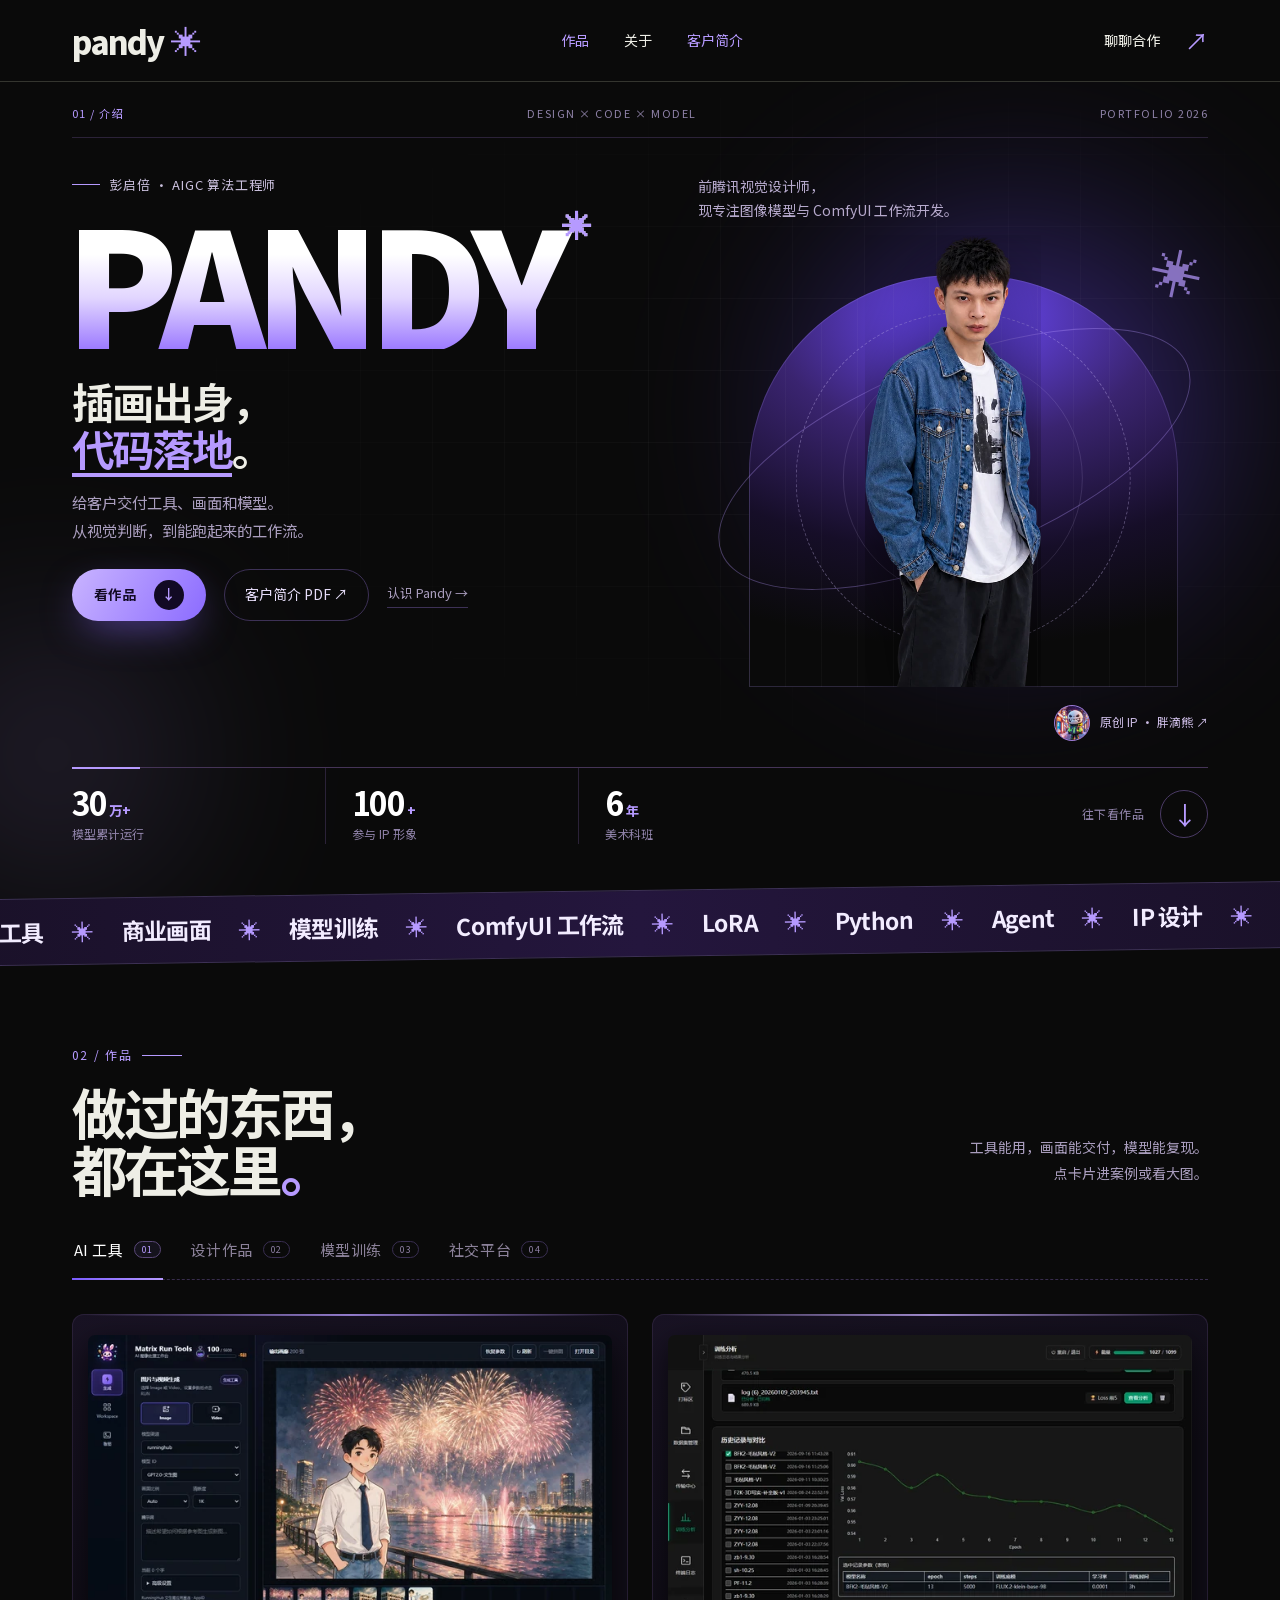
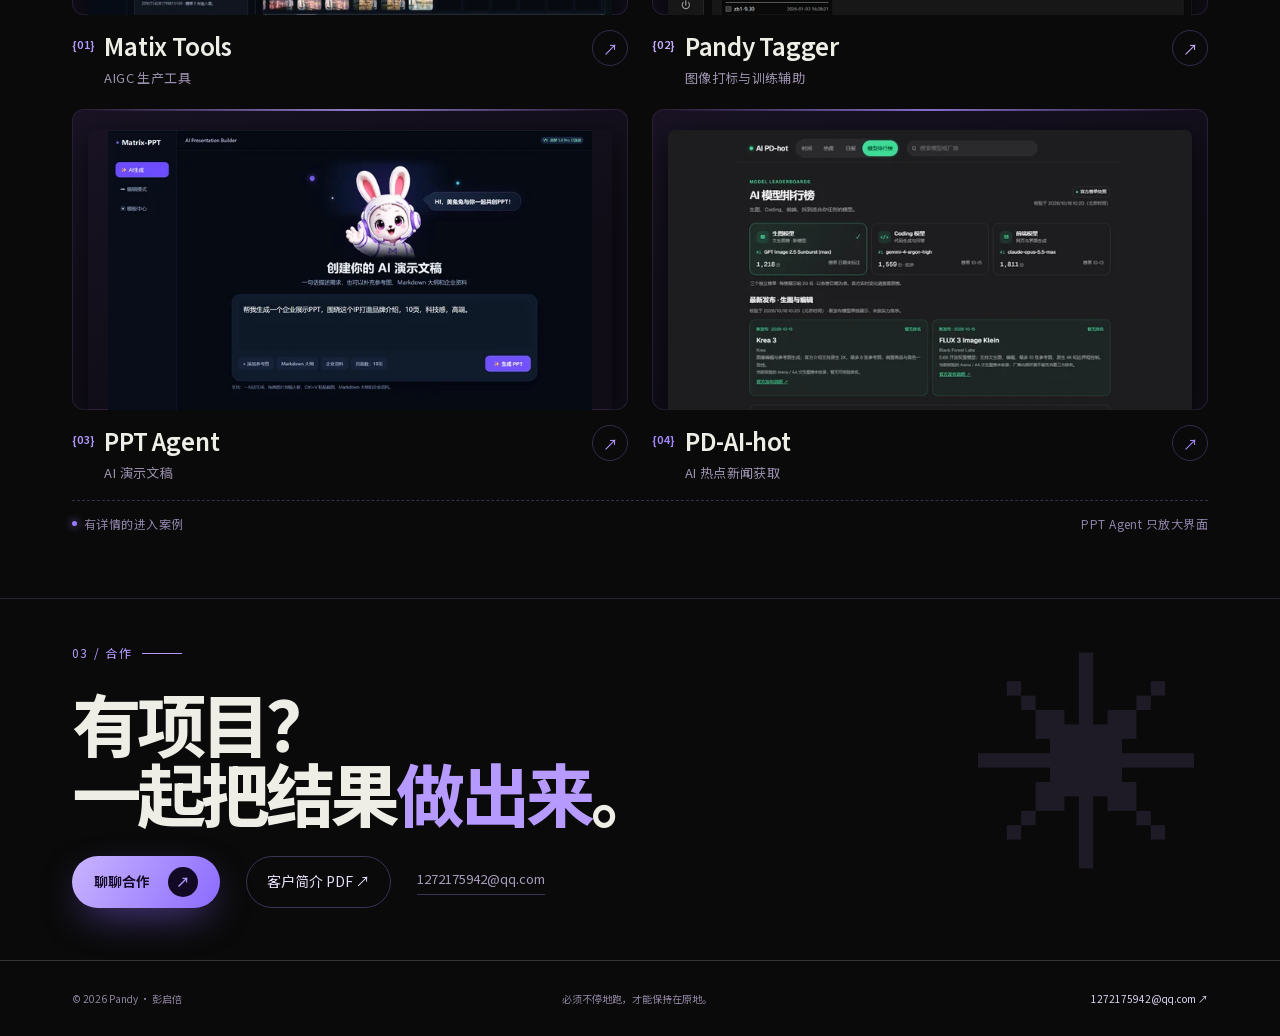
<file: index.html>
<!doctype html><html lang="zh-CN"><head><meta charset="utf-8"><meta name="viewport" content="width=device-width, initial-scale=1"><meta name="theme-color" content="#0a0a0a"><title>Pandy 彭启倍 — AIGC 算法工程师与创意开发者</title><meta name="description" content="Pandy 的 AI 工具与设计作品：Matix Tools、Pandy Tagger、PPT Agent、PD-AI-hot。"><meta property="og:title" content="Pandy 彭启倍 — AIGC 算法工程师与创意开发者"><meta property="og:description" content="Pandy 的 AI 工具与设计作品：Matix Tools、Pandy Tagger、PPT Agent、PD-AI-hot。"><meta property="og:type" content="website"><meta property="og:image" content="https://7beii.github.io/pandy-portfolio/assets/images/pandy-portrait.png"><link rel="canonical" href="https://7beii.github.io/pandy-portfolio/index.html"><link rel="icon" type="image/svg+xml" href="assets/favicon.svg"><link rel="preload" href="assets/fonts/source-han-sans-cn.woff" as="font" type="font/woff" crossorigin><link rel="stylesheet" href="assets/site.css?v=b090b4d6b500"><script src="assets/site.js?v=e1060b740311" defer></script><link rel="stylesheet" href="assets/compact.css?v=509d92c5f5df"><link rel="stylesheet" href="assets/home-ip.css?v=22252f7fa322"><link rel="stylesheet" href="assets/home-polish.css?v=7785ad3ac331"><link rel="stylesheet" href="assets/home-layout.css?v=7ba60ebf32bd"><link rel="stylesheet" href="assets/mobile.css?v=d33d82f2d258"><link rel="stylesheet" href="assets/home-intro.css?v=4f2d6182aaef"><script>document.documentElement.classList.add("js")</script><script src="assets/home-motion.js?v=cb9700ef4bcb" defer></script><link rel="stylesheet" href="assets/client-logic.css?v=1ddb494e695c"></head><body id="top" class="compact home-page"><a class="skip-link" href="#main">跳到内容</a><header class="site-header"><a class="brand" href="index.html" aria-label="Pandy 首页">pandy<span class="brand-star">✳</span></a><nav aria-label="主导航"><a aria-current="page" href="index.html">作品</a><a  href="about.html">关于</a><a class="nav-file" href="deck/Pandy-客户简介.pdf" target="_blank" rel="noopener">客户简介</a></nav><button class="header-contact" type="button" data-contact>聊聊合作 <span aria-hidden="true">↗</span></button><button class="menu-toggle" type="button" aria-expanded="false" aria-controls="mobile-nav" aria-label="打开导航"><span></span><span></span></button></header><nav id="mobile-nav" class="mobile-nav" aria-label="手机导航" hidden><a href="index.html">作品</a><a href="about.html">关于</a><a href="deck/Pandy-客户简介.pdf" target="_blank" rel="noopener">客户简介 PDF</a><a href="mailto:1272175942@qq.com">邮件联系</a></nav><div class="scroll-progress" aria-hidden="true"></div><main id="main"><section class="intro section-shell" aria-label="Pandy 个人介绍"><div class="intro-bg" aria-hidden="true"><i class="glow glow-a"></i><i class="glow glow-b"></i><i class="grid-lines"></i></div><div class="intro-meta" style="--d:0"><span>01 / 介绍</span><span>Design × Code × Model</span><span>Portfolio 2026</span></div><div class="intro-copy"><span class="intro-kicker" style="--d:0">彭启倍 · AIGC 算法工程师</span><h1 class="intro-word" style="--d:1">PANDY<span>✳</span></h1><h2 style="--d:2">插画出身，<br><em>代码落地</em>。</h2><p style="--d:3">给客户交付工具、画面和模型。<br>从视觉判断，到能跑起来的工作流。</p><div class="intro-actions" style="--d:4"><a class="intro-cta" href="#works" data-magnetic>看作品 <span aria-hidden="true">↓</span></a><a class="intro-ghost" href="deck/Pandy-客户简介.pdf" target="_blank" rel="noopener">客户简介 PDF ↗</a><a class="intro-link" href="about.html">认识 Pandy →</a></div></div><div class="intro-visual" style="--d:2"><div class="portrait-intro"><p>前腾讯视觉设计师，<br>现专注图像模型与 ComfyUI 工作流开发。</p></div><div class="portrait-art"><div class="intro-arch" data-parallax="8"><span class="arch-ring"></span><span class="arch-ring ring-2"></span></div><div class="intro-portrait" data-parallax="16"><img class="" src="assets/images/pandy-cutout-clean.png" width="1086" height="1448" srcset="assets/images/web/pandy-cutout-clean-640.webp 640w, assets/images/web/pandy-cutout-clean-1086.webp 1086w" sizes="(max-width:700px) 46vw, 380px" alt="彭启倍 Pandy 个人形象" loading="eager" decoding="async"></div></div><div class="portrait-caption"><button class="intro-chip chip-ip" type="button" data-lightbox="assets/images/design-pandy-scenes.jpg" data-caption="胖滴熊 · Pandy 原创个人 IP · 早期作品"><span class="ip-avatar" aria-hidden="true"></span>原创 IP · 胖滴熊 ↗</button></div></div><div class="intro-footer" style="--d:5"><div class="intro-stats"><div><strong><span data-count="30">30</span><small>万+</small></strong><em>模型累计运行</em></div><div><strong><span data-count="100">100</span><small>+</small></strong><em>参与 IP 形象</em></div><div><strong><span data-count="6">6</span><small>年</small></strong><em>美术科班</em></div></div><a class="scroll-cue" href="#works"><span></span>往下看作品 <b aria-hidden="true">↓</b></a></div></section><div class="intro-marquee" aria-hidden="true"><div><span>AI 工具</span><b>✳</b><span>商业画面</span><b>✳</b><span>模型训练</span><b>✳</b><span>ComfyUI 工作流</span><b>✳</b><span>LoRA</span><b>✳</b><span>Python</span><b>✳</b><span>Agent</span><b>✳</b><span>IP 设计</span><b>✳</b><span>AI 工具</span><b>✳</b><span>商业画面</span><b>✳</b><span>模型训练</span><b>✳</b><span>ComfyUI 工作流</span><b>✳</b><span>LoRA</span><b>✳</b><span>Python</span><b>✳</b><span>Agent</span><b>✳</b><span>IP 设计</span><b>✳</b></div></div><section id="works" class="home-work works-section section-shell" aria-labelledby="work-title"><div class="works-head" data-reveal><div><span class="section-index">02 / 作品</span><h2 id="work-title">做过的东西，<br>都在这里<span class="acid">。</span></h2></div><p>工具能用，画面能交付，模型能复现。<br>点卡片进案例或看大图。</p><span class="works-outline" aria-hidden="true">WORKS</span></div><div class="home-work-tabs" role="tablist" aria-label="作品分类"><button id="tab-tools" role="tab" aria-controls="panel-tools" aria-selected="true" tabindex="0" data-tab="tools" type="button">AI 工具<span>01</span></button><button id="tab-design" role="tab" aria-controls="panel-design" aria-selected="false" tabindex="-1" data-tab="design" type="button">设计作品<span>02</span></button><button id="tab-models" role="tab" aria-controls="panel-models" aria-selected="false" tabindex="-1" data-tab="models" type="button">模型训练<span>03</span></button><button id="tab-social" role="tab" aria-controls="panel-social" aria-selected="false" tabindex="-1" data-tab="social" type="button">社交平台<span>04</span></button></div><section id="panel-tools" class="home-work-panel" role="tabpanel" aria-labelledby="tab-tools"><div class="compact-work-grid"><article class="compact-work-card work-lime"><a class="work-shot" href="projects/matix-tools.html" aria-label="查看 Matix Tools 项目"><img class="" src="assets/images/matix-tools.png" width="1286" height="913" srcset="assets/images/web/matix-tools-640.webp 640w, assets/images/web/matix-tools-1280.webp 1280w" sizes="(max-width:700px) 46vw, 380px" alt="Matix Tools 产品界面" loading="eager" decoding="async"><span class="work-open"><svg viewBox="0 0 24 24" fill="none" aria-hidden="true"><path d="M5 19 19 5M5 5h14v14" stroke="currentColor" stroke-width="1.7"/></svg></span></a><div class="work-card-caption"><span class="work-index">{01}</span><div><h3><a href="projects/matix-tools.html">Matix Tools</a></h3><p>AIGC 生产工具</p></div><a class="work-text-arrow" href="projects/matix-tools.html" aria-label="进入 Matix Tools">↗</a></div></article><article class="compact-work-card work-pink"><a class="work-shot" href="projects/pandy-tagger.html" aria-label="查看 Pandy Tagger 项目"><img class="" src="assets/images/pandy-tagger.png" width="1500" height="950" srcset="assets/images/web/pandy-tagger-640.webp 640w, assets/images/web/pandy-tagger-1280.webp 1280w" sizes="(max-width:700px) 46vw, 380px" alt="Pandy Tagger 训练分析模块" loading="eager" decoding="async"><span class="work-open"><svg viewBox="0 0 24 24" fill="none" aria-hidden="true"><path d="M5 19 19 5M5 5h14v14" stroke="currentColor" stroke-width="1.7"/></svg></span></a><div class="work-card-caption"><span class="work-index">{02}</span><div><h3><a href="projects/pandy-tagger.html">Pandy Tagger</a></h3><p>图像打标与训练辅助</p></div><a class="work-text-arrow" href="projects/pandy-tagger.html" aria-label="进入 Pandy Tagger">↗</a></div></article><article class="compact-work-card work-silver ppt-work-card"><button class="work-shot" type="button" data-lightbox="assets/images/ppt-agent-preview.png" data-caption="PPT Agent · Matrix-PPT 界面" aria-label="放大查看 PPT Agent 界面"><img class="" src="assets/images/ppt-agent-preview.png" width="2330" height="1368" srcset="assets/images/web/ppt-agent-preview-640.webp 640w, assets/images/web/ppt-agent-preview-1280.webp 1280w" sizes="(max-width:700px) 46vw, 380px" alt="Matrix-PPT AI 演示文稿工具界面" loading="eager" decoding="async"><span class="work-open"><svg viewBox="0 0 24 24" fill="none" aria-hidden="true"><path d="M5 19 19 5M5 5h14v14" stroke="currentColor" stroke-width="1.7"/></svg></span></button><div class="work-card-caption"><span class="work-index">{03}</span><div><h3>PPT Agent</h3><p>AI 演示文稿</p></div><button class="work-text-arrow" type="button" data-lightbox="assets/images/ppt-agent-preview.png" data-caption="PPT Agent · Matrix-PPT 界面" aria-label="放大查看 PPT Agent 界面">↗</button></div></article><article class="compact-work-card work-orange"><a class="work-shot" href="projects/pd-ai-hot.html" aria-label="查看 PD-AI-hot 项目"><img class="" src="assets/images/pd-ai-hot.png" width="1440" height="1100" srcset="assets/images/web/pd-ai-hot-640.webp 640w, assets/images/web/pd-ai-hot-1280.webp 1280w" sizes="(max-width:700px) 46vw, 380px" alt="PD-AI-hot 模型榜单界面 · 2026-10-16 核验快照" loading="eager" decoding="async"><span class="work-open"><svg viewBox="0 0 24 24" fill="none" aria-hidden="true"><path d="M5 19 19 5M5 5h14v14" stroke="currentColor" stroke-width="1.7"/></svg></span></a><div class="work-card-caption"><span class="work-index">{04}</span><div><h3><a href="projects/pd-ai-hot.html">PD-AI-hot</a></h3><p>AI 热点新闻获取</p></div><a class="work-text-arrow" href="projects/pd-ai-hot.html" aria-label="进入 PD-AI-hot">↗</a></div></article></div><div class="work-footnote"><span><i></i> 有详情的进入案例</span><span>PPT Agent 只放大界面</span></div></section><section id="panel-design" class="home-work-panel" role="tabpanel" aria-labelledby="tab-design" hidden><div class="compact-work-grid design-archive-grid"><article class="compact-work-card design-work-card commercial-ip-card"><button class="work-shot" type="button" data-lightbox="assets/images/design-kingdom-ip.jpg" data-caption="金证股份 · 品牌 IP · 早期设计作品" data-long-image="true"><img class="" src="assets/images/design-kingdom-ip.jpg" width="1100" height="3546" srcset="assets/images/web/design-kingdom-ip-640.webp 640w, assets/images/web/design-kingdom-ip-1100.webp 1100w" sizes="(max-width:700px) 46vw, 380px" alt="金证股份 · 品牌 IP" loading="lazy" decoding="async"><span class="work-open"><svg viewBox="0 0 24 24" fill="none" aria-hidden="true"><path d="M5 19 19 5M5 5h14v14" stroke="currentColor" stroke-width="1.7"/></svg></span></button><div class="work-card-caption"><span class="work-index">{01}</span><div><h3>金证股份 · 品牌 IP</h3><p>商业 IP / 形象与延展</p></div><button class="work-text-arrow" type="button" data-lightbox="assets/images/design-kingdom-ip.jpg" data-caption="金证股份 · 品牌 IP · 早期设计作品" data-long-image="true" aria-label="放大查看金证股份 · 品牌 IP">↗</button></div></article><article class="compact-work-card design-work-card"><button class="work-shot" type="button" data-lightbox="assets/images/design-douyin-kv.jpg" data-caption="抖音 · 视觉 KV · 早期设计作品" ><img class="" src="assets/images/design-douyin-kv.jpg" width="3338" height="1880" srcset="assets/images/web/design-douyin-kv-640.webp 640w, assets/images/web/design-douyin-kv-1280.webp 1280w" sizes="(max-width:700px) 46vw, 380px" alt="抖音 · 视觉 KV" loading="lazy" decoding="async"><span class="work-open"><svg viewBox="0 0 24 24" fill="none" aria-hidden="true"><path d="M5 19 19 5M5 5h14v14" stroke="currentColor" stroke-width="1.7"/></svg></span></button><div class="work-card-caption"><span class="work-index">{02}</span><div><h3>抖音 · 视觉 KV</h3><p>时空阅读计划 / 商业主视觉</p></div><button class="work-text-arrow" type="button" data-lightbox="assets/images/design-douyin-kv.jpg" data-caption="抖音 · 视觉 KV · 早期设计作品"  aria-label="放大查看抖音 · 视觉 KV">↗</button></div></article><article class="compact-work-card design-work-card"><button class="work-shot" type="button" data-lightbox="assets/images/design-iqoo-storyboard.jpg" data-caption="iQOO 视觉分镜 · 早期设计作品" ><img class="" src="assets/images/design-iqoo-storyboard.jpg" width="1800" height="1013" srcset="assets/images/web/design-iqoo-storyboard-640.webp 640w, assets/images/web/design-iqoo-storyboard-1280.webp 1280w" sizes="(max-width:700px) 46vw, 380px" alt="iQOO 视觉分镜" loading="lazy" decoding="async"><span class="work-open"><svg viewBox="0 0 24 24" fill="none" aria-hidden="true"><path d="M5 19 19 5M5 5h14v14" stroke="currentColor" stroke-width="1.7"/></svg></span></button><div class="work-card-caption"><span class="work-index">{03}</span><div><h3>iQOO 视觉分镜</h3><p>商业 KV / 分镜协作</p></div><button class="work-text-arrow" type="button" data-lightbox="assets/images/design-iqoo-storyboard.jpg" data-caption="iQOO 视觉分镜 · 早期设计作品"  aria-label="放大查看iQOO 视觉分镜">↗</button></div></article><article class="compact-work-card design-work-card"><button class="work-shot" type="button" data-lightbox="assets/images/design-arad-campaign.jpg" data-caption="阿拉德热映季 · 早期设计作品" ><img class="" src="assets/images/design-arad-campaign.jpg" width="1800" height="1013" srcset="assets/images/web/design-arad-campaign-640.webp 640w, assets/images/web/design-arad-campaign-1280.webp 1280w" sizes="(max-width:700px) 46vw, 380px" alt="阿拉德热映季" loading="lazy" decoding="async"><span class="work-open"><svg viewBox="0 0 24 24" fill="none" aria-hidden="true"><path d="M5 19 19 5M5 5h14v14" stroke="currentColor" stroke-width="1.7"/></svg></span></button><div class="work-card-caption"><span class="work-index">{04}</span><div><h3>阿拉德热映季</h3><p>活动视觉 / 插画设计</p></div><button class="work-text-arrow" type="button" data-lightbox="assets/images/design-arad-campaign.jpg" data-caption="阿拉德热映季 · 早期设计作品"  aria-label="放大查看阿拉德热映季">↗</button></div></article></div><div class="work-footnote"><span><i></i> 商业画面 · 2023 前后</span><span>点开看完整图，不另开项目页</span></div></section><section id="panel-models" class="home-work-panel" role="tabpanel" aria-labelledby="tab-models" hidden><div class="compact-work-grid design-archive-grid model-case-grid"><article class="compact-work-card design-work-card"><button class="work-shot" type="button" data-lightbox="assets/images/model-pandy-ip.jpg" data-caption="胖滴熊 IP 模型 · 模型效果案例"><img class="" src="assets/images/model-pandy-ip.jpg" width="1800" height="1048" srcset="assets/images/web/model-pandy-ip-640.webp 640w, assets/images/web/model-pandy-ip-1280.webp 1280w" sizes="(max-width:700px) 46vw, 380px" alt="胖滴熊 IP 模型" loading="lazy" decoding="async"><span class="work-open"><svg viewBox="0 0 24 24" fill="none" aria-hidden="true"><path d="M5 19 19 5M5 5h14v14" stroke="currentColor" stroke-width="1.7"/></svg></span></button><div class="work-card-caption"><span class="work-index">{01}</span><div><h3>胖滴熊 IP 模型</h3><p>SDXL / 个人 IP 风格训练</p></div><button class="work-text-arrow" type="button" data-lightbox="assets/images/model-pandy-ip.jpg" data-caption="胖滴熊 IP 模型 · 模型效果案例" aria-label="放大查看胖滴熊 IP 模型">↗</button></div></article><article class="compact-work-card design-work-card"><button class="work-shot" type="button" data-lightbox="assets/images/model-penguin-ip.jpg" data-caption="企鹅 IP 模型 · 模型效果案例"><img class="" src="assets/images/model-penguin-ip.jpg" width="1800" height="1048" srcset="assets/images/web/model-penguin-ip-640.webp 640w, assets/images/web/model-penguin-ip-1280.webp 1280w" sizes="(max-width:700px) 46vw, 380px" alt="企鹅 IP 模型" loading="lazy" decoding="async"><span class="work-open"><svg viewBox="0 0 24 24" fill="none" aria-hidden="true"><path d="M5 19 19 5M5 5h14v14" stroke="currentColor" stroke-width="1.7"/></svg></span></button><div class="work-card-caption"><span class="work-index">{02}</span><div><h3>企鹅 IP 模型</h3><p>SDXL / 角色风格训练</p></div><button class="work-text-arrow" type="button" data-lightbox="assets/images/model-penguin-ip.jpg" data-caption="企鹅 IP 模型 · 模型效果案例" aria-label="放大查看企鹅 IP 模型">↗</button></div></article><article class="compact-work-card design-work-card"><button class="work-shot" type="button" data-lightbox="assets/images/pvc-lora.png" data-caption="PVC 风格 LoRA · 模型效果案例"><img class="" src="assets/images/pvc-lora.png" width="832" height="1248" srcset="assets/images/web/pvc-lora-640.webp 640w, assets/images/web/pvc-lora-832.webp 832w" sizes="(max-width:700px) 46vw, 380px" alt="PVC 风格 LoRA" loading="lazy" decoding="async"><span class="work-open"><svg viewBox="0 0 24 24" fill="none" aria-hidden="true"><path d="M5 19 19 5M5 5h14v14" stroke="currentColor" stroke-width="1.7"/></svg></span></button><div class="work-card-caption"><span class="work-index">{03}</span><div><h3>PVC 风格 LoRA</h3><p>定制 LoRA / 风格表现</p></div><button class="work-text-arrow" type="button" data-lightbox="assets/images/pvc-lora.png" data-caption="PVC 风格 LoRA · 模型效果案例" aria-label="放大查看PVC 风格 LoRA">↗</button></div></article><article class="compact-work-card design-work-card"><button class="work-shot" type="button" data-lightbox="assets/images/red-panda-comparison.png" data-caption="红山主题人像模型 · 模型效果案例"><img class="" src="assets/images/red-panda-comparison.png" width="2055" height="1024" srcset="assets/images/web/red-panda-comparison-640.webp 640w, assets/images/web/red-panda-comparison-1280.webp 1280w" sizes="(max-width:700px) 46vw, 380px" alt="红山主题人像模型" loading="lazy" decoding="async"><span class="work-open"><svg viewBox="0 0 24 24" fill="none" aria-hidden="true"><path d="M5 19 19 5M5 5h14v14" stroke="currentColor" stroke-width="1.7"/></svg></span></button><div class="work-card-caption"><span class="work-index">{04}</span><div><h3>红山主题人像模型</h3><p>主题 LoRA / 人像场景融合</p></div><button class="work-text-arrow" type="button" data-lightbox="assets/images/red-panda-comparison.png" data-caption="红山主题人像模型 · 模型效果案例" aria-label="放大查看红山主题人像模型">↗</button></div></article></div><div class="work-footnote"><span><i></i> 风格是否按要求出现</span><span>点开看大图，不另开项目页</span></div></section><section id="panel-social" class="home-work-panel" role="tabpanel" aria-labelledby="tab-social" hidden><div class="social-intro"><h3>会后还可以<br>从这里继续看。</h3><p>视频、开源、笔记和模型。都在新窗口打开。</p></div><div class="social-platform-list"><a class="social-platform" href="https://space.bilibili.com/236667024" target="_blank" rel="noopener noreferrer"><span class="social-mark">bilibili</span><span class="social-copy"><strong>B 站</strong><small>视频与创作分享</small></span><span class="social-open"><svg viewBox="0 0 24 24" fill="none" aria-hidden="true"><path d="M5 19 19 5M5 5h14v14" stroke="currentColor" stroke-width="1.7"/></svg></span></a><a class="social-platform" href="https://github.com/7BEII" target="_blank" rel="noopener noreferrer"><span class="social-mark">GitHub</span><span class="social-copy"><strong>GitHub</strong><small>开源节点与工具</small></span><span class="social-open"><svg viewBox="0 0 24 24" fill="none" aria-hidden="true"><path d="M5 19 19 5M5 5h14v14" stroke="currentColor" stroke-width="1.7"/></svg></span></a><a class="social-platform" href="https://www.xiaohongshu.com/user/profile/5bd29da4f7e8b91920d365e2" target="_blank" rel="noopener noreferrer"><span class="social-mark">小红书</span><span class="social-copy"><strong>小红书</strong><small>个人主页与创作记录</small></span><span class="social-open"><svg viewBox="0 0 24 24" fill="none" aria-hidden="true"><path d="M5 19 19 5M5 5h14v14" stroke="currentColor" stroke-width="1.7"/></svg></span></a><a class="social-platform" href="https://www.liblib.art/userpage/a8fbde690b57461fbc590810268aca48/publish" target="_blank" rel="noopener noreferrer"><span class="social-mark">Liblib</span><span class="social-copy"><strong>Liblib</strong><small>模型发布与分享</small></span><span class="social-open"><svg viewBox="0 0 24 24" fill="none" aria-hidden="true"><path d="M5 19 19 5M5 5h14v14" stroke="currentColor" stroke-width="1.7"/></svg></span></a></div><div class="work-footnote"><span><i></i> 公开主页，会后可以继续看</span><span>新窗口打开 ↗</span></div></section></section><section class="contact-band section-shell" data-reveal><span class="section-index">03 / 合作</span><h2>有项目？<br>一起把结果<em>做出来</em>。</h2><div class="contact-band-actions"><button class="intro-cta" type="button" data-contact data-magnetic>聊聊合作 <span aria-hidden="true">↗</span></button><a class="intro-ghost" href="deck/Pandy-客户简介.pdf" target="_blank" rel="noopener">客户简介 PDF ↗</a><a class="intro-link" href="mailto:1272175942@qq.com">1272175942@qq.com</a></div><span class="contact-star" aria-hidden="true">✳</span></section></main><footer class="compact-footer section-shell"><span>© 2026 Pandy · 彭启倍</span><span class="footer-quote">必须不停地跑，才能保持在原地。</span><a href="mailto:1272175942@qq.com">1272175942@qq.com ↗</a></footer><div class="toast" role="status" aria-live="polite"></div><dialog class="image-dialog"><button class="dialog-close" type="button" aria-label="关闭大图">关闭 ×</button><img alt=""><p></p></dialog><dialog class="contact-dialog"><button class="contact-close" type="button" aria-label="关闭联系窗口">关闭 ×</button><span class="section-label">客户合作 / 面试交流</span><h2>一起把<br>结果做出来。</h2><p>先说场景、周期和要看的结果。邮件或电话都可以。</p><a class="contact-email" href="mailto:1272175942@qq.com">1272175942@qq.com ↗</a><button class="copy-button" type="button" data-copy="1272175942@qq.com">复制邮箱</button><a class="contact-phone" href="tel:+8618402024467">184 0202 4467</a></dialog></body></html>
</file>
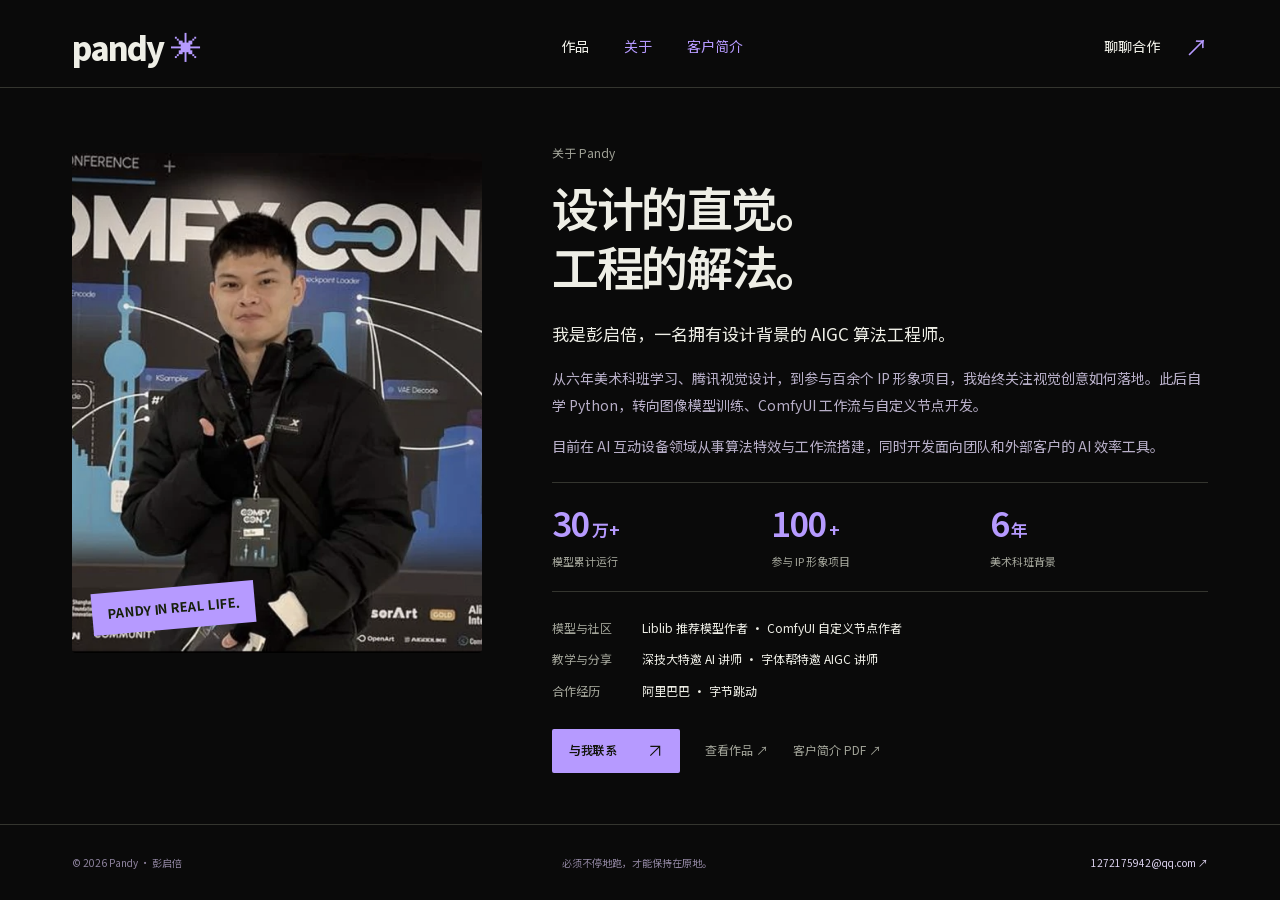
<file: about.html>
<!doctype html><html lang="zh-CN"><head><meta charset="utf-8"><meta name="viewport" content="width=device-width, initial-scale=1"><meta name="theme-color" content="#0a0a0a"><title>关于 Pandy 彭启倍 — 设计背景的 AIGC 算法工程师</title><meta name="description" content="从美术科班、视觉与 IP 设计，到 Python、图像模型与 ComfyUI。"><meta property="og:title" content="关于 Pandy 彭启倍 — 设计背景的 AIGC 算法工程师"><meta property="og:description" content="从美术科班、视觉与 IP 设计，到 Python、图像模型与 ComfyUI。"><meta property="og:type" content="website"><meta property="og:image" content="https://7beii.github.io/pandy-portfolio/assets/images/pandy-portrait.png"><link rel="canonical" href="https://7beii.github.io/pandy-portfolio/about.html"><link rel="icon" type="image/svg+xml" href="assets/favicon.svg"><link rel="preload" href="assets/fonts/source-han-sans-cn.woff" as="font" type="font/woff" crossorigin><link rel="stylesheet" href="assets/site.css?v=b090b4d6b500"><script src="assets/site.js?v=e1060b740311" defer></script><link rel="stylesheet" href="assets/compact.css?v=509d92c5f5df"><link rel="stylesheet" href="assets/mobile.css?v=d33d82f2d258"><link rel="stylesheet" href="assets/client-logic.css?v=1ddb494e695c"></head><body id="top" class="compact about-page"><a class="skip-link" href="#main">跳到内容</a><header class="site-header"><a class="brand" href="index.html" aria-label="Pandy 首页">pandy<span class="brand-star">✳</span></a><nav aria-label="主导航"><a  href="index.html">作品</a><a aria-current="page" href="about.html">关于</a><a class="nav-file" href="deck/Pandy-客户简介.pdf" target="_blank" rel="noopener">客户简介</a></nav><button class="header-contact" type="button" data-contact>聊聊合作 <span aria-hidden="true">↗</span></button><button class="menu-toggle" type="button" aria-expanded="false" aria-controls="mobile-nav" aria-label="打开导航"><span></span><span></span></button></header><nav id="mobile-nav" class="mobile-nav" aria-label="手机导航" hidden><a href="index.html">作品</a><a href="about.html">关于</a><a href="deck/Pandy-客户简介.pdf" target="_blank" rel="noopener">客户简介 PDF</a><a href="mailto:1272175942@qq.com">邮件联系</a></nav><main id="main" class="about-stage section-shell"><div class="compact-portrait"><img class="" src="assets/images/pandy-portrait.png" width="1036" height="988" srcset="assets/images/web/pandy-portrait-640.webp 640w, assets/images/web/pandy-portrait-1036.webp 1036w" sizes="(max-width:700px) 46vw, 380px" alt="彭启倍 Pandy 在 ComfyCon 活动现场" loading="eager" decoding="async"><span>PANDY IN REAL LIFE.</span></div><section class="compact-bio"><span class="section-label">关于 Pandy</span><h1>设计的直觉。<br>工程的解法。</h1><p class="bio-intro">我是彭启倍，一名拥有设计背景的 AIGC 算法工程师。</p><p>从六年美术科班学习、腾讯视觉设计，到参与百余个 IP 形象项目，我始终关注视觉创意如何落地。此后自学 Python，转向图像模型训练、ComfyUI 工作流与自定义节点开发。</p><p>目前在 AI 互动设备领域从事算法特效与工作流搭建，同时开发面向团队和外部客户的 AI 效率工具。</p><div class="impact-row"><div><strong>30<span>万+</span></strong><span>模型累计运行</span></div><div><strong>100<span>+</span></strong><span>参与 IP 形象项目</span></div><div><strong>6<span>年</span></strong><span>美术科班背景</span></div></div><div class="credentials"><p><span>模型与社区</span>Liblib 推荐模型作者 · ComfyUI 自定义节点作者</p><p><span>教学与分享</span>深技大特邀 AI 讲师 · 字体帮特邀 AIGC 讲师</p><p><span>合作经历</span>阿里巴巴 · 字节跳动</p></div><div class="bio-actions"><button class="button button-acid" type="button" data-contact>与我联系 <svg viewBox="0 0 24 24" fill="none" aria-hidden="true"><path d="M5 19 19 5M5 5h14v14" stroke="currentColor" stroke-width="1.7"/></svg></button><a href="index.html">查看作品 ↗</a><a href="deck/Pandy-客户简介.pdf" target="_blank" rel="noopener">客户简介 PDF ↗</a></div></section></main><footer class="compact-footer section-shell"><span>© 2026 Pandy · 彭启倍</span><span class="footer-quote">必须不停地跑，才能保持在原地。</span><a href="mailto:1272175942@qq.com">1272175942@qq.com ↗</a></footer><div class="toast" role="status" aria-live="polite"></div><dialog class="image-dialog"><button class="dialog-close" type="button" aria-label="关闭大图">关闭 ×</button><img alt=""><p></p></dialog><dialog class="contact-dialog"><button class="contact-close" type="button" aria-label="关闭联系窗口">关闭 ×</button><span class="section-label">客户合作 / 面试交流</span><h2>一起把<br>结果做出来。</h2><p>先说场景、周期和要看的结果。邮件或电话都可以。</p><a class="contact-email" href="mailto:1272175942@qq.com">1272175942@qq.com ↗</a><button class="copy-button" type="button" data-copy="1272175942@qq.com">复制邮箱</button><a class="contact-phone" href="tel:+8618402024467">184 0202 4467</a></dialog></body></html>
</file>
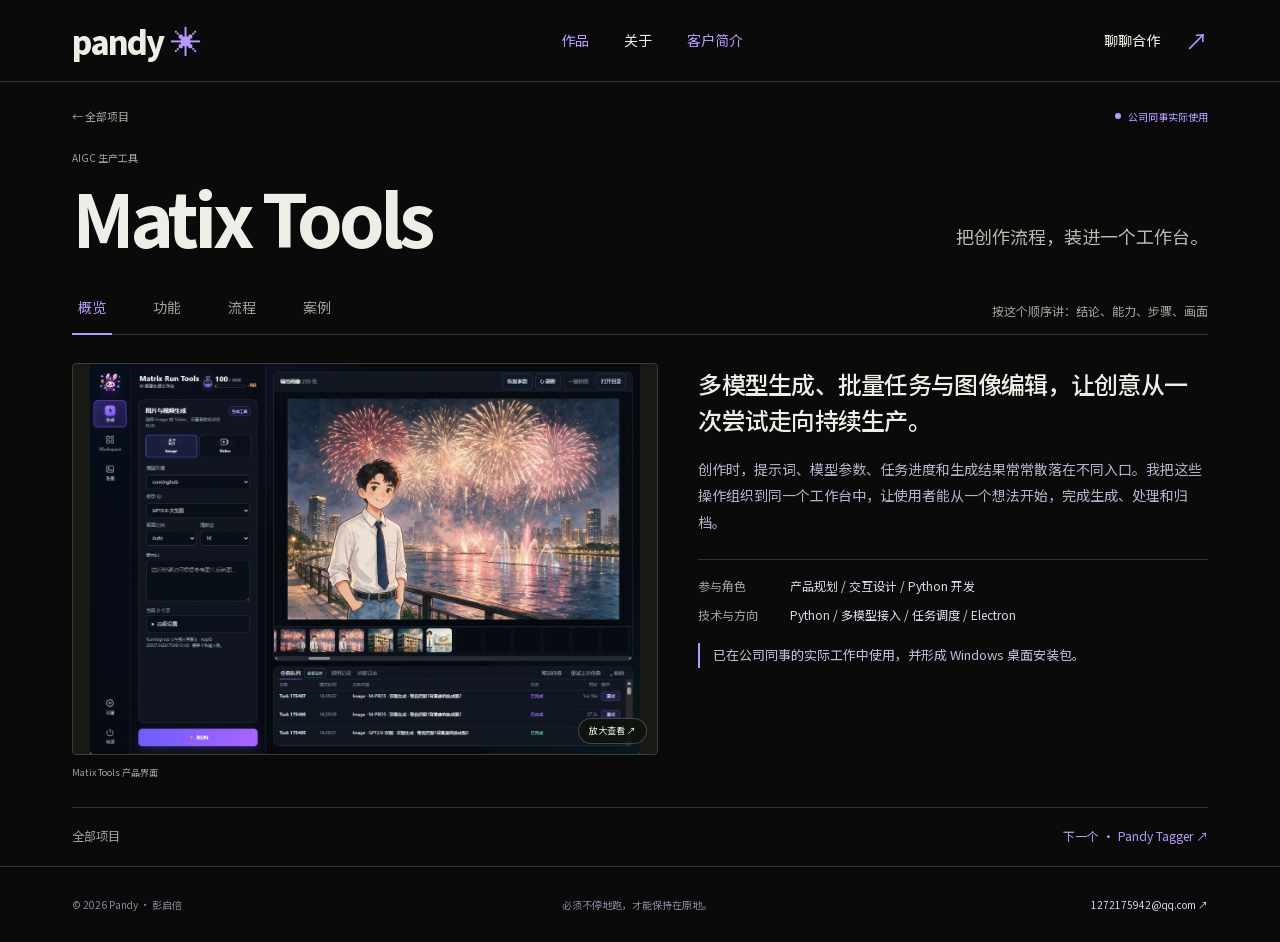
<file: projects/matix-tools.html>
<!doctype html><html lang="zh-CN"><head><meta charset="utf-8"><meta name="viewport" content="width=device-width, initial-scale=1"><meta name="theme-color" content="#0a0a0a"><title>Matix Tools — Pandy 项目案例</title><meta name="description" content="多模型生成、批量任务与图像编辑，让创意从一次尝试走向持续生产。"><meta property="og:title" content="Matix Tools — Pandy 项目案例"><meta property="og:description" content="多模型生成、批量任务与图像编辑，让创意从一次尝试走向持续生产。"><meta property="og:type" content="website"><meta property="og:image" content="https://7beii.github.io/pandy-portfolio/assets/images/pandy-portrait.png"><link rel="canonical" href="https://7beii.github.io/pandy-portfolio/projects/matix-tools.html"><link rel="icon" type="image/svg+xml" href="../assets/favicon.svg"><link rel="preload" href="../assets/fonts/source-han-sans-cn.woff" as="font" type="font/woff" crossorigin><link rel="stylesheet" href="../assets/site.css?v=b090b4d6b500"><script src="../assets/site.js?v=e1060b740311" defer></script><link rel="stylesheet" href="../assets/compact.css?v=509d92c5f5df"><link rel="stylesheet" href="../assets/mobile.css?v=d33d82f2d258"><link rel="stylesheet" href="../assets/client-logic.css?v=1ddb494e695c"></head><body id="top" class="compact compact-detail theme-lime"><a class="skip-link" href="#main">跳到内容</a><header class="site-header"><a class="brand" href="../index.html" aria-label="Pandy 首页">pandy<span class="brand-star">✳</span></a><nav aria-label="主导航"><a aria-current="page" href="../index.html">作品</a><a  href="../about.html">关于</a><a class="nav-file" href="../deck/Pandy-客户简介.pdf" target="_blank" rel="noopener">客户简介</a></nav><button class="header-contact" type="button" data-contact>聊聊合作 <span aria-hidden="true">↗</span></button><button class="menu-toggle" type="button" aria-expanded="false" aria-controls="mobile-nav" aria-label="打开导航"><span></span><span></span></button></header><nav id="mobile-nav" class="mobile-nav" aria-label="手机导航" hidden><a href="../index.html">作品</a><a href="../about.html">关于</a><a href="../deck/Pandy-客户简介.pdf" target="_blank" rel="noopener">客户简介 PDF</a><a href="mailto:1272175942@qq.com">邮件联系</a></nav><main id="main" class="compact-project section-shell"><div class="project-breadcrumb"><a href="../index.html">← 全部项目</a><span class="project-status"><i></i>公司同事实际使用</span></div><div class="compact-project-title"><div><span>AIGC 生产工具</span><h1>Matix Tools</h1></div><p>把创作流程，装进一个工作台。</p></div><div class="project-tabbar"><div class="project-tabs" role="tablist" aria-label="项目内容"><button id="tab-overview" role="tab" aria-selected="true" aria-controls="panel-overview" tabindex="0" data-tab="overview" type="button">概览</button><button id="tab-features" role="tab" aria-selected="false" aria-controls="panel-features" tabindex="-1" data-tab="features" type="button">功能</button><button id="tab-workflow" role="tab" aria-selected="false" aria-controls="panel-workflow" tabindex="-1" data-tab="workflow" type="button">流程</button><button id="tab-cases" role="tab" aria-selected="false" aria-controls="panel-cases" tabindex="-1" data-tab="cases" type="button">案例</button></div><p class="tab-read">按这个顺序讲：结论、能力、步骤、画面</p></div><div class="tab-panels"><section id="panel-overview" role="tabpanel" aria-labelledby="tab-overview" class="tab-panel"><div class="overview-layout"><figure class="overview-visual"><button class="compact-zoom " type="button" data-lightbox="../assets/images/matix-tools.png" data-caption="Matix Tools 产品界面"><img class="" src="../assets/images/matix-tools.png" width="1286" height="913" srcset="../assets/images/web/matix-tools-640.webp 640w, ../assets/images/web/matix-tools-1280.webp 1280w" sizes="(max-width:700px) 90vw, 650px" alt="Matix Tools 产品界面" loading="eager" decoding="async"><span>放大查看 ↗</span></button><figcaption>Matix Tools 产品界面</figcaption></figure><div class="overview-description"><h2>多模型生成、批量任务与图像编辑，让创意从一次尝试走向持续生产。</h2><p>创作时，提示词、模型参数、任务进度和生成结果常常散落在不同入口。我把这些操作组织到同一个工作台中，让使用者能从一个想法开始，完成生成、处理和归档。</p><dl><div><dt>参与角色</dt><dd>产品规划 / 交互设计 / Python 开发</dd></div><div><dt>技术与方向</dt><dd>Python / 多模型接入 / 任务调度 / Electron</dd></div></dl><p class="compact-outcome">已在公司同事的实际工作中使用，并形成 Windows 桌面安装包。</p></div></div></section><section id="panel-features" role="tabpanel" aria-labelledby="tab-features" class="tab-panel" hidden><div class="compact-feature-grid"><article><span>01</span><h2>统一模型入口</h2><p>集中管理图片与视频生成入口，根据模型能力处理参考图、比例和清晰度等参数。</p><div class="feature-insight"><h3>任务需要有记忆</h3><p>保留任务输入和参数，让失败后重试与历史结果回溯有明确依据。</p></div></article><article><span>02</span><h2>让批量任务可控</h2><p>查看排队、运行与失败状态，管理批量任务和重试，把输入参数与结果对应起来。</p><div class="feature-insight"><h3>界面与调用保持一致</h3><p>模型选择、后端能力和实际调用记录一致，减少参数误用。</p></div></article><article><span>03</span><h2>延续创作过程</h2><p>从生成画廊进入 PHOTO plus，进行图层、蒙版、文字与多画板编辑，再保存工程或导出。</p><div class="feature-insight"><h3>做成可以交付的工具</h3><p>Electron 桌面外壳配合 Python 后端，提供安装、启动与持续维护的完整体验。</p></div></article></div></section><section id="panel-workflow" role="tabpanel" aria-labelledby="tab-workflow" class="tab-panel" hidden><div class="flow-intro"><h2>让每一步都有清晰的去向。</h2><p>从输入到产出，保留必要的检查、状态与记录。</p></div><ol class="compact-flow"><li><span>01</span><strong>创作输入</strong><b aria-hidden="true">→</b></li><li><span>02</span><strong>模型与参数</strong><b aria-hidden="true">→</b></li><li><span>03</span><strong>任务执行</strong><b aria-hidden="true">→</b></li><li><span>04</span><strong>结果与日志</strong></li></ol><div class="flow-note"><span>设计关注点</span><p>任务需要有记忆；界面与调用保持一致；做成可以交付的工具。</p></div></section><section id="panel-cases" role="tabpanel" aria-labelledby="tab-cases" class="tab-panel" hidden><div class="case-split"><button class="compact-zoom " type="button" data-lightbox="../assets/images/matix-editor.png" data-caption="PHOTO plus 图像编辑工作台"><img class="" src="../assets/images/matix-editor.png" width="1532" height="820" srcset="../assets/images/web/matix-editor-640.webp 640w, ../assets/images/web/matix-editor-1280.webp 1280w" sizes="(max-width:700px) 90vw, 650px" alt="PHOTO plus 图像编辑工作台" loading="eager" decoding="async"><span>放大查看 ↗</span></button><div><span class="section-label">从生成，到编辑</span><h3>把结果继续<br>做成作品。</h3><p>通过图层、蒙版、文字与多画板操作，衔接生成和后续处理。</p><p>支持工程保存与图片导出，减少在不同工具间来回切换。</p></div></div></section></div><div class="compact-project-bottom"><a href="../index.html">全部项目</a><a href="pandy-tagger.html">下一个 · Pandy Tagger ↗</a></div></main><footer class="compact-footer section-shell"><span>© 2026 Pandy · 彭启倍</span><span class="footer-quote">必须不停地跑，才能保持在原地。</span><a href="mailto:1272175942@qq.com">1272175942@qq.com ↗</a></footer><div class="toast" role="status" aria-live="polite"></div><dialog class="image-dialog"><button class="dialog-close" type="button" aria-label="关闭大图">关闭 ×</button><img alt=""><p></p></dialog><dialog class="contact-dialog"><button class="contact-close" type="button" aria-label="关闭联系窗口">关闭 ×</button><span class="section-label">客户合作 / 面试交流</span><h2>一起把<br>结果做出来。</h2><p>先说场景、周期和要看的结果。邮件或电话都可以。</p><a class="contact-email" href="mailto:1272175942@qq.com">1272175942@qq.com ↗</a><button class="copy-button" type="button" data-copy="1272175942@qq.com">复制邮箱</button><a class="contact-phone" href="tel:+8618402024467">184 0202 4467</a></dialog></body></html>
</file>
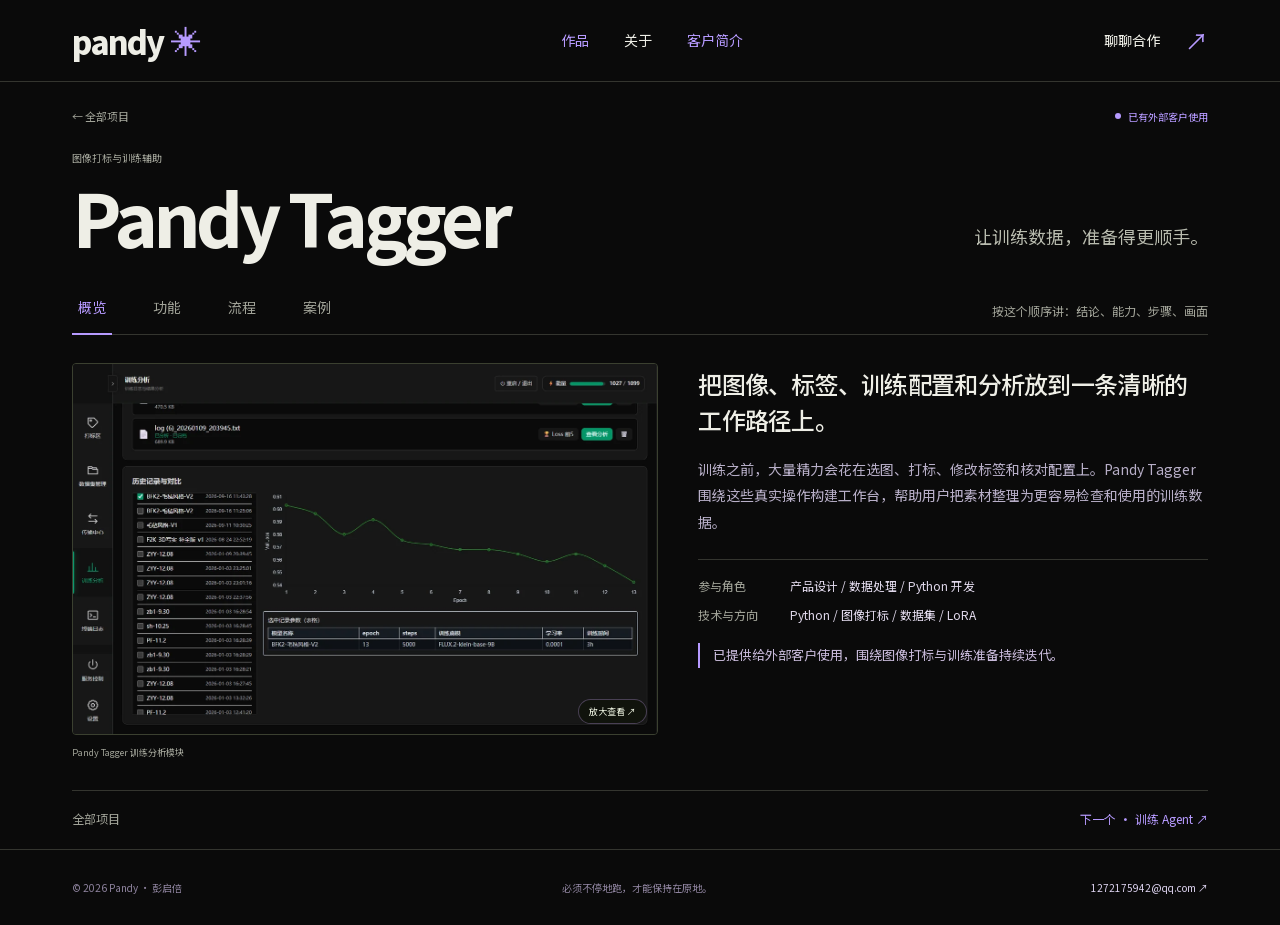
<file: projects/pandy-tagger.html>
<!doctype html><html lang="zh-CN"><head><meta charset="utf-8"><meta name="viewport" content="width=device-width, initial-scale=1"><meta name="theme-color" content="#0a0a0a"><title>Pandy Tagger — Pandy 项目案例</title><meta name="description" content="把图像、标签、训练配置和分析放到一条清晰的工作路径上。"><meta property="og:title" content="Pandy Tagger — Pandy 项目案例"><meta property="og:description" content="把图像、标签、训练配置和分析放到一条清晰的工作路径上。"><meta property="og:type" content="website"><meta property="og:image" content="https://7beii.github.io/pandy-portfolio/assets/images/pandy-portrait.png"><link rel="canonical" href="https://7beii.github.io/pandy-portfolio/projects/pandy-tagger.html"><link rel="icon" type="image/svg+xml" href="../assets/favicon.svg"><link rel="preload" href="../assets/fonts/source-han-sans-cn.woff" as="font" type="font/woff" crossorigin><link rel="stylesheet" href="../assets/site.css?v=b090b4d6b500"><script src="../assets/site.js?v=e1060b740311" defer></script><link rel="stylesheet" href="../assets/compact.css?v=509d92c5f5df"><link rel="stylesheet" href="../assets/mobile.css?v=d33d82f2d258"><link rel="stylesheet" href="../assets/client-logic.css?v=1ddb494e695c"></head><body id="top" class="compact compact-detail theme-pink"><a class="skip-link" href="#main">跳到内容</a><header class="site-header"><a class="brand" href="../index.html" aria-label="Pandy 首页">pandy<span class="brand-star">✳</span></a><nav aria-label="主导航"><a aria-current="page" href="../index.html">作品</a><a  href="../about.html">关于</a><a class="nav-file" href="../deck/Pandy-客户简介.pdf" target="_blank" rel="noopener">客户简介</a></nav><button class="header-contact" type="button" data-contact>聊聊合作 <span aria-hidden="true">↗</span></button><button class="menu-toggle" type="button" aria-expanded="false" aria-controls="mobile-nav" aria-label="打开导航"><span></span><span></span></button></header><nav id="mobile-nav" class="mobile-nav" aria-label="手机导航" hidden><a href="../index.html">作品</a><a href="../about.html">关于</a><a href="../deck/Pandy-客户简介.pdf" target="_blank" rel="noopener">客户简介 PDF</a><a href="mailto:1272175942@qq.com">邮件联系</a></nav><main id="main" class="compact-project section-shell"><div class="project-breadcrumb"><a href="../index.html">← 全部项目</a><span class="project-status"><i></i>已有外部客户使用</span></div><div class="compact-project-title"><div><span>图像打标与训练辅助</span><h1>Pandy Tagger</h1></div><p>让训练数据，准备得更顺手。</p></div><div class="project-tabbar"><div class="project-tabs" role="tablist" aria-label="项目内容"><button id="tab-overview" role="tab" aria-selected="true" aria-controls="panel-overview" tabindex="0" data-tab="overview" type="button">概览</button><button id="tab-features" role="tab" aria-selected="false" aria-controls="panel-features" tabindex="-1" data-tab="features" type="button">功能</button><button id="tab-workflow" role="tab" aria-selected="false" aria-controls="panel-workflow" tabindex="-1" data-tab="workflow" type="button">流程</button><button id="tab-cases" role="tab" aria-selected="false" aria-controls="panel-cases" tabindex="-1" data-tab="cases" type="button">案例</button></div><p class="tab-read">按这个顺序讲：结论、能力、步骤、画面</p></div><div class="tab-panels"><section id="panel-overview" role="tabpanel" aria-labelledby="tab-overview" class="tab-panel"><div class="overview-layout"><figure class="overview-visual"><button class="compact-zoom " type="button" data-lightbox="../assets/images/pandy-tagger.png" data-caption="Pandy Tagger 训练分析模块"><img class="" src="../assets/images/pandy-tagger.png" width="1500" height="950" srcset="../assets/images/web/pandy-tagger-640.webp 640w, ../assets/images/web/pandy-tagger-1280.webp 1280w" sizes="(max-width:700px) 90vw, 650px" alt="Pandy Tagger 训练分析模块" loading="eager" decoding="async"><span>放大查看 ↗</span></button><figcaption>Pandy Tagger 训练分析模块</figcaption></figure><div class="overview-description"><h2>把图像、标签、训练配置和分析放到一条清晰的工作路径上。</h2><p>训练之前，大量精力会花在选图、打标、修改标签和核对配置上。Pandy Tagger 围绕这些真实操作构建工作台，帮助用户把素材整理为更容易检查和使用的训练数据。</p><dl><div><dt>参与角色</dt><dd>产品设计 / 数据处理 / Python 开发</dd></div><div><dt>技术与方向</dt><dd>Python / 图像打标 / 数据集 / LoRA</dd></div></dl><p class="compact-outcome">已提供给外部客户使用，围绕图像打标与训练准备持续迭代。</p></div></div></section><section id="panel-features" role="tabpanel" aria-labelledby="tab-features" class="tab-panel" hidden><div class="compact-feature-grid"><article><span>01</span><h2>图像与标签一起管理</h2><p>支持单图及 R/T/G 图片组，进行 Caption 编辑、批量 AI 打标、取消与失败项重试。</p><div class="feature-insight"><h3>让文件和界面保持同步</h3><p>图像和 TXT 的编辑反映到本地数据集，降低重复导入、导出和版本混淆。</p></div></article><article><span>02</span><h2>把检查前移到训练之前</h2><p>核对图像配对与标签，生成和编辑训练 YAML，保持界面数据与本地文件同步。</p><div class="feature-insight"><h3>让用户掌握修改范围</h3><p>批量操作提供状态与失败项处理，保留人工校对和选择的空间。</p></div></article><article><span>03</span><h2>读懂训练留下的记录</h2><p>查看 Loss 曲线、历史记录与 checkpoint 候选，再结合样图判断模型效果。</p><div class="feature-insight"><h3>让分析服务于判断</h3><p>用训练曲线和记录辅助选优，最终结合视觉样张考察人物、风格和稳定性。</p></div></article></div></section><section id="panel-workflow" role="tabpanel" aria-labelledby="tab-workflow" class="tab-panel" hidden><div class="flow-intro"><h2>让每一步都有清晰的去向。</h2><p>从输入到产出，保留必要的检查、状态与记录。</p></div><ol class="compact-flow"><li><span>01</span><strong>导入图像</strong><b aria-hidden="true">→</b></li><li><span>02</span><strong>生成与校对标签</strong><b aria-hidden="true">→</b></li><li><span>03</span><strong>训练配置</strong><b aria-hidden="true">→</b></li><li><span>04</span><strong>日志与效果分析</strong></li></ol><div class="flow-note"><span>设计关注点</span><p>让文件和界面保持同步；让用户掌握修改范围；让分析服务于判断。</p></div></section><section id="panel-cases" role="tabpanel" aria-labelledby="tab-cases" class="tab-panel" hidden><div class="case-split"><button class="compact-zoom " type="button" data-lightbox="../assets/images/pandy-tagger.png" data-caption="Pandy Tagger 训练分析模块"><img class="" src="../assets/images/pandy-tagger.png" width="1500" height="950" srcset="../assets/images/web/pandy-tagger-640.webp 640w, ../assets/images/web/pandy-tagger-1280.webp 1280w" sizes="(max-width:700px) 90vw, 650px" alt="Pandy Tagger 训练分析模块" loading="eager" decoding="async"><span>放大查看 ↗</span></button><div><span class="section-label">训练分析</span><h3>让曲线与样图，<br>一起辅助判断。</h3><p>查看训练日志、Loss 曲线和历史记录，筛选 checkpoint 候选。</p><p>最终结合视觉样张考察人物、风格和稳定性。</p></div></div></section></div><div class="compact-project-bottom"><a href="../index.html">全部项目</a><a href="training-agent.html">下一个 · 训练 Agent ↗</a></div></main><footer class="compact-footer section-shell"><span>© 2026 Pandy · 彭启倍</span><span class="footer-quote">必须不停地跑，才能保持在原地。</span><a href="mailto:1272175942@qq.com">1272175942@qq.com ↗</a></footer><div class="toast" role="status" aria-live="polite"></div><dialog class="image-dialog"><button class="dialog-close" type="button" aria-label="关闭大图">关闭 ×</button><img alt=""><p></p></dialog><dialog class="contact-dialog"><button class="contact-close" type="button" aria-label="关闭联系窗口">关闭 ×</button><span class="section-label">客户合作 / 面试交流</span><h2>一起把<br>结果做出来。</h2><p>先说场景、周期和要看的结果。邮件或电话都可以。</p><a class="contact-email" href="mailto:1272175942@qq.com">1272175942@qq.com ↗</a><button class="copy-button" type="button" data-copy="1272175942@qq.com">复制邮箱</button><a class="contact-phone" href="tel:+8618402024467">184 0202 4467</a></dialog></body></html>
</file>
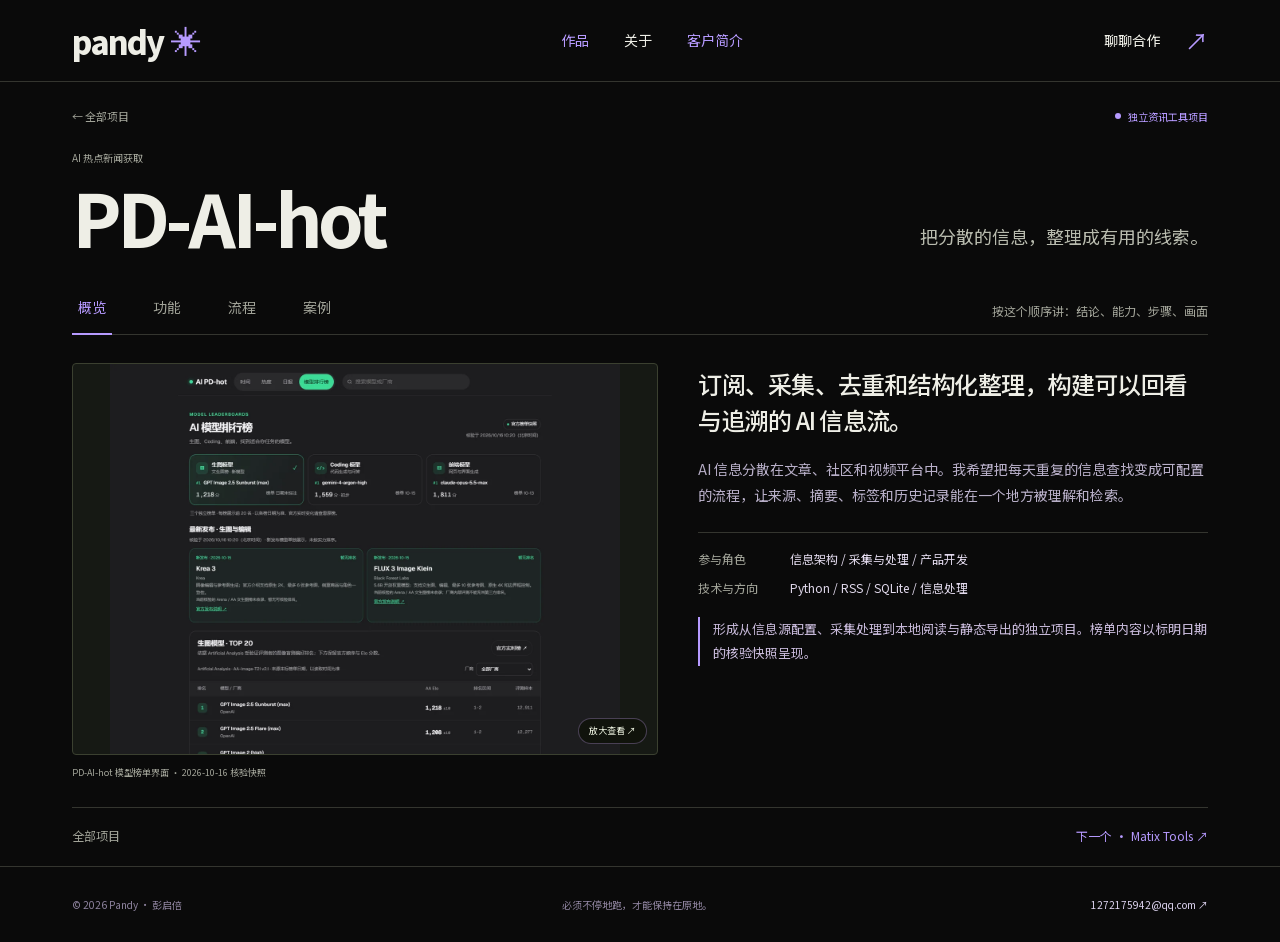
<file: projects/pd-ai-hot.html>
<!doctype html><html lang="zh-CN"><head><meta charset="utf-8"><meta name="viewport" content="width=device-width, initial-scale=1"><meta name="theme-color" content="#0a0a0a"><title>PD-AI-hot — Pandy 项目案例</title><meta name="description" content="订阅、采集、去重和结构化整理，构建可以回看与追溯的 AI 信息流。"><meta property="og:title" content="PD-AI-hot — Pandy 项目案例"><meta property="og:description" content="订阅、采集、去重和结构化整理，构建可以回看与追溯的 AI 信息流。"><meta property="og:type" content="website"><meta property="og:image" content="https://7beii.github.io/pandy-portfolio/assets/images/pandy-portrait.png"><link rel="canonical" href="https://7beii.github.io/pandy-portfolio/projects/pd-ai-hot.html"><link rel="icon" type="image/svg+xml" href="../assets/favicon.svg"><link rel="preload" href="../assets/fonts/source-han-sans-cn.woff" as="font" type="font/woff" crossorigin><link rel="stylesheet" href="../assets/site.css?v=b090b4d6b500"><script src="../assets/site.js?v=e1060b740311" defer></script><link rel="stylesheet" href="../assets/compact.css?v=509d92c5f5df"><link rel="stylesheet" href="../assets/mobile.css?v=d33d82f2d258"><link rel="stylesheet" href="../assets/client-logic.css?v=1ddb494e695c"></head><body id="top" class="compact compact-detail theme-orange"><a class="skip-link" href="#main">跳到内容</a><header class="site-header"><a class="brand" href="../index.html" aria-label="Pandy 首页">pandy<span class="brand-star">✳</span></a><nav aria-label="主导航"><a aria-current="page" href="../index.html">作品</a><a  href="../about.html">关于</a><a class="nav-file" href="../deck/Pandy-客户简介.pdf" target="_blank" rel="noopener">客户简介</a></nav><button class="header-contact" type="button" data-contact>聊聊合作 <span aria-hidden="true">↗</span></button><button class="menu-toggle" type="button" aria-expanded="false" aria-controls="mobile-nav" aria-label="打开导航"><span></span><span></span></button></header><nav id="mobile-nav" class="mobile-nav" aria-label="手机导航" hidden><a href="../index.html">作品</a><a href="../about.html">关于</a><a href="../deck/Pandy-客户简介.pdf" target="_blank" rel="noopener">客户简介 PDF</a><a href="mailto:1272175942@qq.com">邮件联系</a></nav><main id="main" class="compact-project section-shell"><div class="project-breadcrumb"><a href="../index.html">← 全部项目</a><span class="project-status"><i></i>独立资讯工具项目</span></div><div class="compact-project-title"><div><span>AI 热点新闻获取</span><h1>PD-AI-hot</h1></div><p>把分散的信息，整理成有用的线索。</p></div><div class="project-tabbar"><div class="project-tabs" role="tablist" aria-label="项目内容"><button id="tab-overview" role="tab" aria-selected="true" aria-controls="panel-overview" tabindex="0" data-tab="overview" type="button">概览</button><button id="tab-features" role="tab" aria-selected="false" aria-controls="panel-features" tabindex="-1" data-tab="features" type="button">功能</button><button id="tab-workflow" role="tab" aria-selected="false" aria-controls="panel-workflow" tabindex="-1" data-tab="workflow" type="button">流程</button><button id="tab-cases" role="tab" aria-selected="false" aria-controls="panel-cases" tabindex="-1" data-tab="cases" type="button">案例</button></div><p class="tab-read">按这个顺序讲：结论、能力、步骤、画面</p></div><div class="tab-panels"><section id="panel-overview" role="tabpanel" aria-labelledby="tab-overview" class="tab-panel"><div class="overview-layout"><figure class="overview-visual"><button class="compact-zoom " type="button" data-lightbox="../assets/images/pd-ai-hot.png" data-caption="PD-AI-hot 模型榜单界面 · 2026-10-16 核验快照"><img class="" src="../assets/images/pd-ai-hot.png" width="1440" height="1100" srcset="../assets/images/web/pd-ai-hot-640.webp 640w, ../assets/images/web/pd-ai-hot-1280.webp 1280w" sizes="(max-width:700px) 90vw, 650px" alt="PD-AI-hot 模型榜单界面 · 2026-10-16 核验快照" loading="eager" decoding="async"><span>放大查看 ↗</span></button><figcaption>PD-AI-hot 模型榜单界面 · 2026-10-16 核验快照</figcaption></figure><div class="overview-description"><h2>订阅、采集、去重和结构化整理，构建可以回看与追溯的 AI 信息流。</h2><p>AI 信息分散在文章、社区和视频平台中。我希望把每天重复的信息查找变成可配置的流程，让来源、摘要、标签和历史记录能在一个地方被理解和检索。</p><dl><div><dt>参与角色</dt><dd>信息架构 / 采集与处理 / 产品开发</dd></div><div><dt>技术与方向</dt><dd>Python / RSS / SQLite / 信息处理</dd></div></dl><p class="compact-outcome">形成从信息源配置、采集处理到本地阅读与静态导出的独立项目。榜单内容以标明日期的核验快照呈现。</p></div></div></section><section id="panel-features" role="tabpanel" aria-labelledby="tab-features" class="tab-panel" hidden><div class="compact-feature-grid"><article><span>01</span><h2>管理自己关注的信源</h2><p>通过 Markdown 或界面维护 RSS、网页与 B 站来源，并设置启停和抓取方式。</p><div class="feature-insight"><h3>处理失败也要可追溯</h3><p>记录失败来源与重试状态，单个来源失败时继续处理其他来源。</p></div></article><article><span>02</span><h2>保留来源，整理内容</h2><p>统一标题、摘要、作者、日期和标签，进行 URL 去重与基于规则的事件聚合。</p><div class="feature-insight"><h3>把信息和判断分开</h3><p>保留原始链接及来源，让摘要与热点整理有据可查。</p></div></article><article><span>03</span><h2>形成可以回看的信息流</h2><p>SQLite 保存资讯与执行状态，提供阅读预览、筛选与静态导出，按需连接 Notion 或飞书。</p><div class="feature-insight"><h3>让阅读入口更轻</h3><p>将采集处理与阅读界面分开，静态导出适合快速访问与内容分享。</p></div></article></div></section><section id="panel-workflow" role="tabpanel" aria-labelledby="tab-workflow" class="tab-panel" hidden><div class="flow-intro"><h2>让每一步都有清晰的去向。</h2><p>从输入到产出，保留必要的检查、状态与记录。</p></div><ol class="compact-flow"><li><span>01</span><strong>指定信息源</strong><b aria-hidden="true">→</b></li><li><span>02</span><strong>抓取与去重</strong><b aria-hidden="true">→</b></li><li><span>03</span><strong>摘要与标签</strong><b aria-hidden="true">→</b></li><li><span>04</span><strong>阅读 / 检索 / 归档</strong></li></ol><div class="flow-note"><span>设计关注点</span><p>处理失败也要可追溯；把信息和判断分开；让阅读入口更轻。</p></div></section><section id="panel-cases" role="tabpanel" aria-labelledby="tab-cases" class="tab-panel" hidden><div class="case-split"><button class="compact-zoom " type="button" data-lightbox="../assets/images/pd-ai-hot.png" data-caption="PD-AI-hot 界面 · 2026-10-16 模型榜单核验快照"><img class="" src="../assets/images/pd-ai-hot.png" width="1440" height="1100" srcset="../assets/images/web/pd-ai-hot-640.webp 640w, ../assets/images/web/pd-ai-hot-1280.webp 1280w" sizes="(max-width:700px) 90vw, 650px" alt="PD-AI-hot 界面 · 2026-10-16 模型榜单核验快照" loading="eager" decoding="async"><span>放大查看 ↗</span></button><div><span class="section-label">信息阅读</span><h3>来源清楚，<br>信息才有价值。</h3><p>通过筛选、搜索与来源链接，找到想看的内容。</p><p>模型榜单使用标明日期的官方数据核验快照，与资讯采集流程分别维护。</p></div></div></section></div><div class="compact-project-bottom"><a href="../index.html">全部项目</a><a href="matix-tools.html">下一个 · Matix Tools ↗</a></div></main><footer class="compact-footer section-shell"><span>© 2026 Pandy · 彭启倍</span><span class="footer-quote">必须不停地跑，才能保持在原地。</span><a href="mailto:1272175942@qq.com">1272175942@qq.com ↗</a></footer><div class="toast" role="status" aria-live="polite"></div><dialog class="image-dialog"><button class="dialog-close" type="button" aria-label="关闭大图">关闭 ×</button><img alt=""><p></p></dialog><dialog class="contact-dialog"><button class="contact-close" type="button" aria-label="关闭联系窗口">关闭 ×</button><span class="section-label">客户合作 / 面试交流</span><h2>一起把<br>结果做出来。</h2><p>先说场景、周期和要看的结果。邮件或电话都可以。</p><a class="contact-email" href="mailto:1272175942@qq.com">1272175942@qq.com ↗</a><button class="copy-button" type="button" data-copy="1272175942@qq.com">复制邮箱</button><a class="contact-phone" href="tel:+8618402024467">184 0202 4467</a></dialog></body></html>
</file>
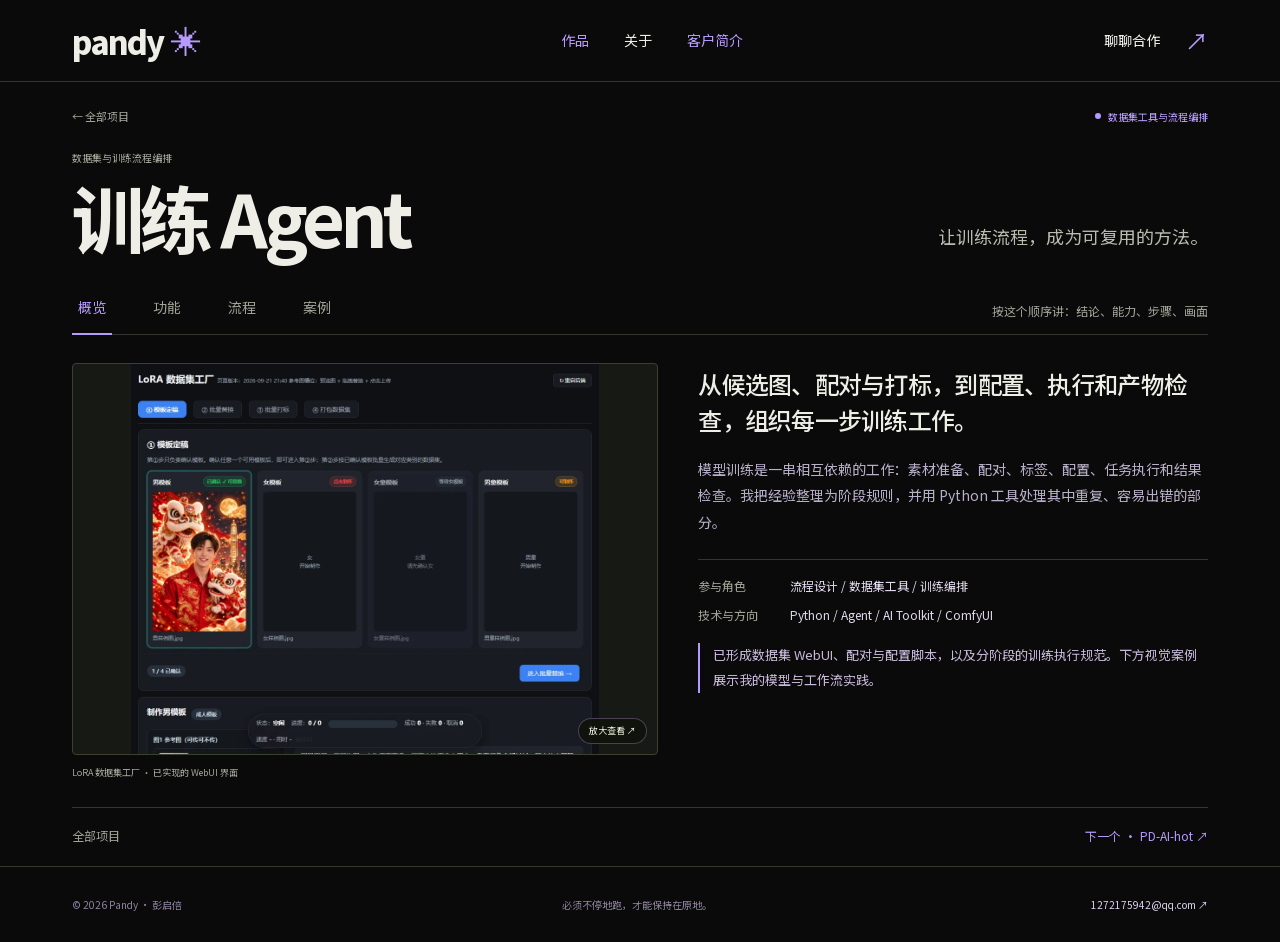
<file: projects/training-agent.html>
<!doctype html><html lang="zh-CN"><head><meta charset="utf-8"><meta name="viewport" content="width=device-width, initial-scale=1"><meta name="theme-color" content="#0a0a0a"><title>训练 Agent — Pandy 项目案例</title><meta name="description" content="从候选图、配对与打标，到配置、执行和产物检查，组织每一步训练工作。"><meta property="og:title" content="训练 Agent — Pandy 项目案例"><meta property="og:description" content="从候选图、配对与打标，到配置、执行和产物检查，组织每一步训练工作。"><meta property="og:type" content="website"><meta property="og:image" content="https://7beii.github.io/pandy-portfolio/assets/images/pandy-portrait.png"><link rel="canonical" href="https://7beii.github.io/pandy-portfolio/projects/training-agent.html"><link rel="icon" type="image/svg+xml" href="../assets/favicon.svg"><link rel="preload" href="../assets/fonts/source-han-sans-cn.woff" as="font" type="font/woff" crossorigin><link rel="stylesheet" href="../assets/site.css?v=b090b4d6b500"><script src="../assets/site.js?v=e1060b740311" defer></script><link rel="stylesheet" href="../assets/compact.css?v=509d92c5f5df"><link rel="stylesheet" href="../assets/mobile.css?v=d33d82f2d258"><link rel="stylesheet" href="../assets/client-logic.css?v=1ddb494e695c"></head><body id="top" class="compact compact-detail theme-silver"><a class="skip-link" href="#main">跳到内容</a><header class="site-header"><a class="brand" href="../index.html" aria-label="Pandy 首页">pandy<span class="brand-star">✳</span></a><nav aria-label="主导航"><a aria-current="page" href="../index.html">作品</a><a  href="../about.html">关于</a><a class="nav-file" href="../deck/Pandy-客户简介.pdf" target="_blank" rel="noopener">客户简介</a></nav><button class="header-contact" type="button" data-contact>聊聊合作 <span aria-hidden="true">↗</span></button><button class="menu-toggle" type="button" aria-expanded="false" aria-controls="mobile-nav" aria-label="打开导航"><span></span><span></span></button></header><nav id="mobile-nav" class="mobile-nav" aria-label="手机导航" hidden><a href="../index.html">作品</a><a href="../about.html">关于</a><a href="../deck/Pandy-客户简介.pdf" target="_blank" rel="noopener">客户简介 PDF</a><a href="mailto:1272175942@qq.com">邮件联系</a></nav><main id="main" class="compact-project section-shell"><div class="project-breadcrumb"><a href="../index.html">← 全部项目</a><span class="project-status"><i></i>数据集工具与流程编排</span></div><div class="compact-project-title"><div><span>数据集与训练流程编排</span><h1>训练 Agent</h1></div><p>让训练流程，成为可复用的方法。</p></div><div class="project-tabbar"><div class="project-tabs" role="tablist" aria-label="项目内容"><button id="tab-overview" role="tab" aria-selected="true" aria-controls="panel-overview" tabindex="0" data-tab="overview" type="button">概览</button><button id="tab-features" role="tab" aria-selected="false" aria-controls="panel-features" tabindex="-1" data-tab="features" type="button">功能</button><button id="tab-workflow" role="tab" aria-selected="false" aria-controls="panel-workflow" tabindex="-1" data-tab="workflow" type="button">流程</button><button id="tab-cases" role="tab" aria-selected="false" aria-controls="panel-cases" tabindex="-1" data-tab="cases" type="button">案例</button></div><p class="tab-read">按这个顺序讲：结论、能力、步骤、画面</p></div><div class="tab-panels"><section id="panel-overview" role="tabpanel" aria-labelledby="tab-overview" class="tab-panel"><div class="overview-layout"><figure class="overview-visual"><button class="compact-zoom " type="button" data-lightbox="../assets/images/training-agent.png" data-caption="LoRA 数据集工厂 · 已实现的 WebUI 界面"><img class="" src="../assets/images/training-agent.png" width="1080" height="900" srcset="../assets/images/web/training-agent-640.webp 640w, ../assets/images/web/training-agent-1080.webp 1080w" sizes="(max-width:700px) 90vw, 650px" alt="LoRA 数据集工厂 · 已实现的 WebUI 界面" loading="eager" decoding="async"><span>放大查看 ↗</span></button><figcaption>LoRA 数据集工厂 · 已实现的 WebUI 界面</figcaption></figure><div class="overview-description"><h2>从候选图、配对与打标，到配置、执行和产物检查，组织每一步训练工作。</h2><p>模型训练是一串相互依赖的工作：素材准备、配对、标签、配置、任务执行和结果检查。我把经验整理为阶段规则，并用 Python 工具处理其中重复、容易出错的部分。</p><dl><div><dt>参与角色</dt><dd>流程设计 / 数据集工具 / 训练编排</dd></div><div><dt>技术与方向</dt><dd>Python / Agent / AI Toolkit / ComfyUI</dd></div></dl><p class="compact-outcome">已形成数据集 WebUI、配对与配置脚本，以及分阶段的训练执行规范。下方视觉案例展示我的模型与工作流实践。</p></div></div></section><section id="panel-features" role="tabpanel" aria-labelledby="tab-features" class="tab-panel" hidden><div class="compact-feature-grid"><article><span>01</span><h2>数据集工厂</h2><p>从模板定稿、分身份候选图生成，到增量补跑、批量打标和 R/T 数据集打包。</p><div class="feature-insight"><h3>配对必须能被验证</h3><p>R 原图、T 目标图与同名标签保持对应，检查缺失、数量和数据结构。</p></div></article><article><span>02</span><h2>保留关键人工判断</h2><p>模板确认和数据筛选由人把关；流程记录输入、输出、数量、状态与下一步。</p><div class="feature-insight"><h3>阶段之间有清晰交接</h3><p>将“正在准备”“可以训练”和“产物已验收”区分，避免仅凭进程状态判断成功。</p></div></article><article><span>03</span><h2>组织训练与交付</h2><p>连接配置生成、上传核验、训练监控、结果下载及工作流交接，按阶段保留执行记录。</p><div class="feature-insight"><h3>训练后继续看效果</h3><p>结合 Loss、不同 checkpoint 的样图和具体人物效果做选择，再接入 ComfyUI 工作流。</p></div></article></div></section><section id="panel-workflow" role="tabpanel" aria-labelledby="tab-workflow" class="tab-panel" hidden><div class="flow-intro"><h2>让每一步都有清晰的去向。</h2><p>从输入到产出，保留必要的检查、状态与记录。</p></div><ol class="compact-flow"><li><span>01</span><strong>候选图与模板</strong><b aria-hidden="true">→</b></li><li><span>02</span><strong>配对 / 标签 / 筛选</strong><b aria-hidden="true">→</b></li><li><span>03</span><strong>配置与训练任务</strong><b aria-hidden="true">→</b></li><li><span>04</span><strong>模型与样张检查</strong></li></ol><div class="flow-note"><span>设计关注点</span><p>配对必须能被验证；阶段之间有清晰交接；训练后继续看效果。</p></div></section><section id="panel-cases" role="tabpanel" aria-labelledby="tab-cases" class="tab-panel" hidden><div class="case-panel-head"><h3>模型与工作流实践</h3><p>以下为我的独立模型案例，呈现风格训练与视觉判断。</p></div><div class="compact-model-comparison"><figure><button class="compact-zoom " type="button" data-lightbox="../assets/images/pvc-source.png" data-caption="PVC 风格 · 原始形象"><img class="" src="../assets/images/pvc-source.png" width="832" height="1248" srcset="../assets/images/web/pvc-source-640.webp 640w, ../assets/images/web/pvc-source-832.webp 832w" sizes="(max-width:700px) 90vw, 650px" alt="PVC 风格 · 原始形象" loading="eager" decoding="async"><span>放大查看 ↗</span></button><figcaption>原始形象</figcaption></figure><figure><button class="compact-zoom " type="button" data-lightbox="../assets/images/pvc-base.png" data-caption="PVC 风格 · 大模型直出"><img class="" src="../assets/images/pvc-base.png" width="832" height="1248" srcset="../assets/images/web/pvc-base-640.webp 640w, ../assets/images/web/pvc-base-832.webp 832w" sizes="(max-width:700px) 90vw, 650px" alt="PVC 风格 · 大模型直出" loading="eager" decoding="async"><span>放大查看 ↗</span></button><figcaption>大模型直出</figcaption></figure><figure><button class="compact-zoom " type="button" data-lightbox="../assets/images/pvc-lora.png" data-caption="PVC 风格 · 定制 LoRA"><img class="" src="../assets/images/pvc-lora.png" width="832" height="1248" srcset="../assets/images/web/pvc-lora-640.webp 640w, ../assets/images/web/pvc-lora-832.webp 832w" sizes="(max-width:700px) 90vw, 650px" alt="PVC 风格 · 定制 LoRA" loading="eager" decoding="async"><span>放大查看 ↗</span></button><figcaption>定制 LoRA</figcaption></figure></div><div class="case-thumbnails"><figure><button class="compact-zoom " type="button" data-lightbox="../assets/images/red-panda-comparison.png" data-caption="红山主题人像对比"><img class="" src="../assets/images/red-panda-comparison.png" width="2055" height="1024" srcset="../assets/images/web/red-panda-comparison-640.webp 640w, ../assets/images/web/red-panda-comparison-1280.webp 1280w" sizes="(max-width:700px) 90vw, 650px" alt="红山主题人像对比" loading="eager" decoding="async"><span>放大查看 ↗</span></button><figcaption>红山主题人像对比</figcaption></figure><figure><button class="compact-zoom " type="button" data-lightbox="../assets/images/ink-comparison.png" data-caption="水墨风格化"><img class="" src="../assets/images/ink-comparison.png" width="1668" height="1216" srcset="../assets/images/web/ink-comparison-640.webp 640w, ../assets/images/web/ink-comparison-1280.webp 1280w" sizes="(max-width:700px) 90vw, 650px" alt="水墨风格化" loading="eager" decoding="async"><span>放大查看 ↗</span></button><figcaption>水墨风格化</figcaption></figure><figure><button class="compact-zoom " type="button" data-lightbox="../assets/images/pet-couture.png" data-caption="宠物角色化"><img class="" src="../assets/images/pet-couture.png" width="1654" height="727" srcset="../assets/images/web/pet-couture-640.webp 640w, ../assets/images/web/pet-couture-1280.webp 1280w" sizes="(max-width:700px) 90vw, 650px" alt="宠物角色化" loading="eager" decoding="async"><span>放大查看 ↗</span></button><figcaption>宠物角色化</figcaption></figure></div></section></div><div class="compact-project-bottom"><a href="../index.html">全部项目</a><a href="pd-ai-hot.html">下一个 · PD-AI-hot ↗</a></div></main><footer class="compact-footer section-shell"><span>© 2026 Pandy · 彭启倍</span><span class="footer-quote">必须不停地跑，才能保持在原地。</span><a href="mailto:1272175942@qq.com">1272175942@qq.com ↗</a></footer><div class="toast" role="status" aria-live="polite"></div><dialog class="image-dialog"><button class="dialog-close" type="button" aria-label="关闭大图">关闭 ×</button><img alt=""><p></p></dialog><dialog class="contact-dialog"><button class="contact-close" type="button" aria-label="关闭联系窗口">关闭 ×</button><span class="section-label">客户合作 / 面试交流</span><h2>一起把<br>结果做出来。</h2><p>先说场景、周期和要看的结果。邮件或电话都可以。</p><a class="contact-email" href="mailto:1272175942@qq.com">1272175942@qq.com ↗</a><button class="copy-button" type="button" data-copy="1272175942@qq.com">复制邮箱</button><a class="contact-phone" href="tel:+8618402024467">184 0202 4467</a></dialog></body></html>
</file>
<file: assets/site.css>
@font-face{font-family:'Source Han Sans';src:url('fonts/source-han-sans-cn.woff') format('woff');font-weight:250 900;font-style:normal;font-display:swap}
:root{--bg:#0a0a0a;--surface:#141414;--line:#34352f;--text:#eeeee6;--muted:#a1a398;--acid:#b69aff;--pink:#f8b9d2;--orange:#ff9a66;--max:1380px;--gutter:clamp(22px,5.6vw,90px);color-scheme:dark}
*{box-sizing:border-box}html{scroll-behavior:smooth;scroll-padding-top:100px}body{margin:0;background:var(--bg);color:var(--text);font-family:'Source Han Sans','Microsoft YaHei',sans-serif;font-size:15px;line-height:1.7;font-weight:400;-webkit-font-smoothing:antialiased}body.dialog-open{overflow:hidden}::selection{background:var(--acid);color:var(--bg)}a{color:inherit;text-decoration:none}button{font:inherit;color:inherit;cursor:pointer}button,a{-webkit-tap-highlight-color:transparent}button{border:0}img{max-width:100%;height:auto;display:block}h1,h2,h3,p,figure{margin:0}h1,h2,h3{line-height:1.2;letter-spacing:-.04em}svg{display:block}a:focus-visible,button:focus-visible{outline:2px solid var(--acid);outline-offset:6px}button:disabled{cursor:default}.section-shell{max-width:var(--max);margin:0 auto;padding-left:var(--gutter);padding-right:var(--gutter)}.acid{color:var(--acid)}.skip-link{position:fixed;z-index:100;left:20px;top:-70px;background:var(--acid);color:var(--bg);padding:10px 20px}.skip-link:focus{top:15px}
.site-header{height:100px;max-width:var(--max);margin:auto;padding:0 var(--gutter);display:flex;align-items:center;justify-content:space-between;position:relative;z-index:20;border-bottom:1px solid var(--line)}.brand{font-size:32px;font-weight:850;line-height:1;letter-spacing:-2px;display:flex;align-items:center;gap:8px}.brand-star{font-size:31px;color:var(--acid);font-weight:500}.site-header nav{display:flex;gap:35px;font-size:14px}.site-header nav a{position:relative;transition:color .2s}.site-header nav a:hover{color:var(--acid)}.header-contact{display:flex;gap:25px;align-items:center;font-size:14px;padding:8px 0}.header-contact span{font-size:23px;color:var(--acid)}.menu-toggle{display:none;background:none;width:40px;height:40px;padding:8px}.menu-toggle span{display:block;height:1px;background:var(--text);margin:7px 0}.mobile-nav{position:absolute;z-index:19;left:0;right:0;top:83px;background:#17131d;padding:20px var(--gutter);border-bottom:1px solid var(--line)}.mobile-nav:not([hidden]){display:grid;gap:15px}.mobile-nav a{font-size:20px;padding:5px 0}
.hero{padding-top:38px;position:relative;overflow:hidden}.hero-meta{display:flex;justify-content:space-between;color:var(--muted);font-size:12px;letter-spacing:.03em}.edition{font-size:11px}.hero-word{font-size:clamp(120px,20.7vw,284px);font-weight:900;letter-spacing:-.085em;line-height:1.06;margin-left:-.02em;margin-top:15px;color:var(--text);white-space:nowrap;position:relative;z-index:2}.word-dot{display:inline-block;font-size:20px;font-weight:400;vertical-align:top;letter-spacing:0;margin:40px 0 0 22px;color:var(--acid)}.hero-bottom{display:grid;grid-template-columns:1fr 1.35fr;position:relative;min-height:406px;margin-top:8px}.hero-copy{padding:22px 0 50px;position:relative;z-index:3}.hero-copy h2{font-size:clamp(35px,4.2vw,58px);font-weight:650;line-height:1.2}.hero-copy p{color:var(--muted);font-size:15px;line-height:1.85;margin:24px 0 28px}.button{display:inline-flex;align-items:center;justify-content:space-between;gap:40px;min-height:52px;padding:12px 23px;font-size:14px;font-weight:600;border-radius:2px;transition:transform .2s,background .2s}.button-acid{background:var(--acid);color:#11130a}.button:hover{transform:translateY(-3px);background:#d0baff}.button span{font-size:23px;line-height:1}.hero-side{position:absolute;right:-24px;top:45px;display:flex;flex-direction:column;align-items:center;gap:15px;font-size:10px;writing-mode:vertical-rl;color:var(--muted);letter-spacing:.15em}.side-line{display:block;height:75px;width:1px;background:var(--line)}.hero-foot{border-top:1px solid var(--line);display:flex;justify-content:space-between;padding:18px 0 28px;font-size:11px;color:var(--muted)}.hero-foot a{color:var(--text);display:flex;gap:18px}.hero-foot a span{color:var(--acid)}
.chrome-art{height:530px;position:absolute;right:5px;top:-85px;width:57%;transform:translate(var(--px,0),var(--py,0));transition:transform .25s ease-out}.chrome-symbol{height:100%;width:100%;position:relative;z-index:2;animation:sculpture-turn 18s ease-in-out infinite}.art-orbit{position:absolute;left:10%;right:10%;height:36%;top:33%;border:1px solid #b69aff55;border-radius:50%}.orbit-a{transform:rotate(-28deg)}.orbit-b{transform:rotate(48deg);left:17%;right:17%;height:70%;top:14%;border-color:#b69aff22}.art-chip{position:absolute;z-index:3;border:1px solid #9177b0;border-radius:22px;background:#191322f0;color:var(--acid);font-size:10px;letter-spacing:.08em;line-height:1;padding:12px 18px;box-shadow:0 8px 25px #0005}.chip-a{left:4%;bottom:20%;transform:rotate(-12deg)}.chip-b{right:0;top:29%;transform:rotate(9deg);color:#dedfd5;border-color:#555}.art-cross{position:absolute;color:var(--acid);font-size:28px;font-weight:250}.cross-a{top:13%;left:9%}.cross-b{right:12%;bottom:5%}.discipline-strip{overflow:hidden;display:flex;justify-content:center;align-items:center;gap:40px;padding:20px 0;background:var(--acid);color:#171b0c;white-space:nowrap;font-weight:650;font-size:14px;letter-spacing:.02em;transform:rotate(-1.2deg);width:calc(100% + 4px);margin:20px -2px 0}.discipline-strip b{font-size:25px;line-height:1;font-weight:400}
.projects{padding-top:120px;padding-bottom:110px}.section-heading{display:flex;align-items:flex-end;justify-content:space-between;gap:45px;margin-bottom:53px}.section-label{display:block;color:var(--muted);font-size:12px;margin-bottom:22px;letter-spacing:.015em}.section-heading h2,.about h2,.engineering h2,.story-title h2{font-size:clamp(35px,4vw,56px);font-weight:600;line-height:1.24;letter-spacing:-.05em}.section-heading>p{color:var(--muted);font-size:14px;line-height:1.85;padding-bottom:6px}.project-grid{display:grid;grid-template-columns:1fr 1fr;gap:65px 32px}.project-card:nth-child(2){padding-top:84px}.project-card:nth-child(3){margin-top:-64px}.project-preview{display:block;position:relative;overflow:hidden;aspect-ratio:1.38;background:#b09bda;padding:28px 25px 0;isolation:isolate;border-radius:4px}.project-pink .project-preview{background:#b2a0c4}.project-silver .project-preview{background:#b7b0c8}.project-orange .project-preview{background:#9275ac}.preview-top{color:#15170e;display:flex;justify-content:space-between;align-items:center;gap:15px;font-size:12px;font-weight:550;margin-bottom:33px}.preview-arrow{width:30px;height:30px;border:1px solid #272a2255;border-radius:50%;padding:7px}.preview-arrow svg{width:100%;height:100%}.project-preview>img{position:relative;max-width:none;width:108%;border-radius:5px 5px 0 0;box-shadow:0 15px 35px #0007;transform:rotate(-4deg) translateY(8px);transform-origin:50% 70%;transition:transform .5s cubic-bezier(.2,.7,.2,1)}.project-card:nth-child(even) .project-preview>img{transform:rotate(4deg) translate(-4%,8px)}.project-preview:hover>img{transform:rotate(0) translateY(0)}.project-card:nth-child(even) .project-preview:hover>img{transform:rotate(0) translate(-4%,0)}.project-info{display:flex;justify-content:space-between;gap:20px;margin-top:23px}.project-category{font-size:11px;color:var(--muted)}.project-info h3{font-size:31px;font-weight:650;letter-spacing:-.04em;margin:8px 0 11px}.project-info p{color:var(--muted);max-width:390px;line-height:1.85;font-size:13px}.project-index{font-size:13px;color:#72766a;padding-top:7px}.tag-row{display:flex;gap:8px;flex-wrap:wrap;margin-top:20px}.tag-row span{font-size:10px;border:1px solid #3a3d33;border-radius:20px;padding:3px 11px;color:#b7bcb0}.concept-label{position:absolute;bottom:12px;right:12px;z-index:3;font-size:10px;background:#101510e8;border:1px solid #777d65;padding:4px 10px;color:#e9eedc}
.visuals{padding-top:35px;padding-bottom:115px}.visual-grid{display:grid;grid-template-columns:1fr 1fr;gap:25px}.visual-item{display:block;min-width:0;text-align:left;padding:0;background:none}.visual-wide{grid-column:1/-1}.visual-image{display:block;overflow:hidden;background:#171815;border-radius:3px}.visual-item .visual-image>img{height:325px;width:100%;object-fit:cover;transition:transform .5s ease}.visual-wide .visual-image>img{height:auto;aspect-ratio:2.25;object-fit:cover;object-position:50% 45%}.visual-item:hover img{transform:scale(1.025)}.visual-caption{display:flex;justify-content:space-between;gap:15px;padding:17px 0;font-size:12px}.visual-caption strong{font-size:16px;font-weight:500}.visual-caption>span{color:var(--muted)}.text-link{display:flex;width:fit-content;align-items:center;gap:16px;font-size:13px;margin-top:28px;border-bottom:1px solid #686c5f;padding-bottom:8px}.text-link svg{width:16px;color:var(--acid)}
.about{padding-top:80px;padding-bottom:120px;display:grid;grid-template-columns:.85fr 1fr;gap:90px;border-top:1px solid var(--line)}.about-photo{position:relative;align-self:start;margin-top:10px}.portrait-frame{overflow:hidden;border-radius:3px;border:1px solid #333831;position:relative}.portrait-frame>img{width:100%;aspect-ratio:.83;object-fit:cover;object-position:49% 50%;filter:saturate(.65)}.photo-stamp{position:absolute;right:-24px;top:45px;line-height:1.2;padding:15px 20px;color:#15200a;background:var(--acid);font-size:15px;letter-spacing:-.03em;font-weight:800;transform:rotate(8deg)}.photo-caption{display:block;font-size:12px;color:var(--muted);margin-top:18px}.about-copy>.section-label{margin-bottom:18px}.about-lead{font-size:19px!important;line-height:1.7!important;color:var(--text)!important;margin-top:25px!important}.about-copy>p{font-size:13px;color:var(--muted);line-height:1.95;margin-top:18px}.impact-row{display:grid;grid-template-columns:repeat(3,1fr);padding:25px 0 28px;border-top:1px solid var(--line);border-bottom:1px solid var(--line);margin:30px 0}.impact-row>div{display:flex;flex-direction:column;gap:7px}.impact-row strong{font-size:39px;font-weight:600;line-height:1.3;letter-spacing:-.06em;color:var(--acid)}.impact-row strong span{font-size:17px;margin-left:4px;letter-spacing:0}.impact-row>div>span{font-size:11px;color:var(--muted)}.credentials p{font-size:12px;line-height:1.8;padding:7px 0;display:grid;grid-template-columns:80px 1fr;gap:10px}.credentials p>span{color:var(--muted)}.manifesto{padding-top:70px;padding-bottom:95px;position:relative;overflow:hidden;border-top:1px solid var(--line)}.manifesto>p{font-size:clamp(40px,6.3vw,86px);font-weight:600;line-height:1.25;letter-spacing:-.06em;position:relative;z-index:2}.manifesto>p>span{color:var(--acid)}.manifesto-star{position:absolute;font-size:270px;right:110px;top:-20px;line-height:1;color:#b69aff1a;transform:rotate(20deg);font-weight:250}
.contact{padding-top:60px;padding-bottom:25px;background:var(--acid);color:#15180d;max-width:none}.contact>*{max-width:calc(var(--max) - 2 * var(--gutter));margin-left:auto;margin-right:auto}.contact-intro{display:flex;align-items:center;justify-content:space-between;margin-bottom:32px}.contact-intro .section-label{color:#6a557f;margin:0}.availability{display:flex;align-items:center;gap:8px;font-size:11px}.availability i,.project-status i{width:6px;height:6px;background:currentColor;border-radius:50%;display:inline-block}.contact-display{display:block;font-size:clamp(55px,10.4vw,140px);line-height:.98;font-weight:800;letter-spacing:-.065em;position:relative;padding:10px 0 45px}.contact-display>span{color:#77539e}.contact-display svg{width:100px;position:absolute;right:20px;bottom:60px;transition:transform .3s}.contact-display:hover svg{transform:translate(7px,-7px)}.contact-details{display:flex;align-items:flex-start;gap:70px;padding-top:30px;padding-bottom:40px;border-top:1px solid #80639b4d}.contact-details>div{display:flex;flex-direction:column;gap:5px}.meta{font-size:11px;color:#695b7b}.contact-details a{font-size:19px;font-weight:500;letter-spacing:-.02em}.copy-button{padding:0;background:none;font-size:11px;color:#695b7b;width:fit-content;margin-top:4px;border-bottom:1px solid #829d4d}.contact-details .back-top{margin-left:auto;font-size:11px;padding-top:24px;font-weight:400}.footer-line{display:flex;justify-content:space-between;gap:20px;font-size:10px;color:#725c86;padding-top:20px;border-top:1px solid #80639b4d}.contact a:focus-visible,.contact button:focus-visible{outline-color:#15180d}.toast{position:fixed;left:50%;bottom:30px;transform:translate(-50%,20px);z-index:60;background:#eee;color:#111;border-radius:4px;padding:12px 25px;opacity:0;pointer-events:none;transition:.2s;font-size:13px}.toast.visible{opacity:1;transform:translate(-50%,0)}.image-dialog{padding:60px 20px 20px;max-width:94vw;max-height:94dvh;background:#12130f;border:1px solid #5d4c70;color:var(--text);margin:auto;overflow:auto}.image-dialog::backdrop{background:#000e;backdrop-filter:blur(7px)}.image-dialog img{max-width:85vw;max-height:72dvh;object-fit:contain;margin:auto}.image-dialog p{font-size:12px;text-align:center;margin-top:15px;color:var(--muted)}.dialog-close{position:absolute;right:20px;top:15px;background:none;border:1px solid #766187;border-radius:20px;padding:5px 15px;font-size:12px}
.detail-hero{padding-top:43px;padding-bottom:50px}.breadcrumb{display:inline-block;color:var(--muted);font-size:12px;margin-bottom:55px}.detail-topline{display:flex;justify-content:space-between;align-items:center;gap:20px;font-size:12px;color:var(--muted);margin-bottom:23px}.project-status{display:flex;align-items:center;gap:7px;color:var(--acid);font-size:11px}.detail-hero h1{font-size:clamp(55px,9vw,120px);font-weight:800;letter-spacing:-.065em;line-height:1.08}.detail-hero h2{font-size:clamp(23px,3vw,38px);font-weight:500;margin-top:30px;line-height:1.4}.detail-summary{font-size:15px;color:var(--muted);max-width:680px;margin-top:18px;line-height:1.9}.detail-meta{display:flex;gap:90px;margin-top:42px;padding-top:24px;border-top:1px solid var(--line)}.detail-meta>div>span{font-size:10px;color:var(--muted)}.detail-meta p{font-size:12px;margin-top:6px}.detail-cover{padding-bottom:80px}.cover-canvas{background:#aebc8b;padding:45px 45px 0;border-radius:4px;overflow:hidden}.cover-canvas>img{width:100%;max-height:740px;object-fit:contain;object-position:bottom;box-shadow:0 0 50px #0005;border-radius:5px 5px 0 0}.theme-pink .cover-canvas{background:#b2a0c4}.theme-silver .cover-canvas{background:#a9aba1}.theme-orange .cover-canvas{background:#9275ac}figcaption{font-size:11px;color:var(--muted);padding-top:14px}.project-story{display:grid;grid-template-columns:.9fr 1.1fr;gap:70px;padding-top:15px;padding-bottom:80px}.story-title h2{font-size:43px}.story-text{font-size:16px;color:#d2d3c9;line-height:2;padding-top:34px}.story-text .outcome{font-size:13px;color:var(--muted);border-left:2px solid var(--acid);margin-top:24px;padding-left:19px}.feature-section{padding-bottom:90px}.feature-list{border-top:1px solid var(--line)}.feature-list article{display:grid;grid-template-columns:60px .85fr 1fr;gap:30px;padding:30px 0;border-bottom:1px solid var(--line);align-items:start}.feature-num{color:var(--acid);font-size:12px}.feature-list h3{font-size:24px;font-weight:500;line-height:1.5}.feature-list p{color:var(--muted);font-size:13px;line-height:1.9}.workflow-section{padding-bottom:90px}.workflow-section h2{font-size:43px}.workflow{list-style:none;padding:0;display:grid;grid-template-columns:repeat(4,1fr);gap:20px;margin:0}.workflow li{border-top:1px solid var(--acid);padding:20px 16px 20px 0;position:relative}.workflow li:not(:last-child):after{content:'↗';position:absolute;right:0;top:14px;color:var(--muted);font-size:20px}.workflow li>span{display:block;color:var(--muted);font-size:11px;margin-bottom:30px}.workflow strong{font-size:17px;font-weight:500;line-height:1.5;display:block}.inline-figure{padding-bottom:85px}.inline-figure button,.model-figure button{display:block;width:100%;position:relative;padding:0;background:#171815;overflow:hidden;border-radius:4px}.inline-figure img{width:100%;max-height:650px;object-fit:contain}.zoom-hint{position:absolute;right:14px;bottom:14px;background:#111e;border:1px solid #6668;padding:6px 12px;border-radius:20px;font-size:10px;color:#eee}.engineering{display:grid;grid-template-columns:.9fr 1.1fr;gap:70px;padding-bottom:90px}.engineering h2{font-size:43px}.engineering-list article{border-bottom:1px solid var(--line);padding:25px 0}.engineering-list article:first-child{padding-top:0}.engineering-list h3{font-size:21px;font-weight:500;margin-bottom:13px}.engineering-list p{font-size:13px;color:var(--muted);line-height:1.9}.next-project{display:block;border-top:1px solid var(--line);position:relative;padding-top:45px;padding-bottom:65px}.next-project>span{font-size:12px;color:var(--muted);display:block;margin-bottom:18px}.next-project strong{font-size:clamp(35px,6vw,80px);font-weight:650;line-height:1.2;letter-spacing:-.05em}.next-project svg{position:absolute;width:50px;right:var(--gutter);bottom:70px;color:var(--acid);transition:transform .25s}.next-project:hover svg{transform:translate(4px,-4px)}.model-practice{padding-bottom:65px}.model-practice h2{font-size:43px}.model-figure{margin-bottom:35px}.model-figure img{width:100%;max-height:720px;object-fit:contain}.model-figure figcaption{display:flex;justify-content:space-between;gap:20px}.model-figure figcaption strong{font-size:16px;font-weight:500;color:var(--text)}
@keyframes sculpture-turn{0%,100%{transform:rotate(-5deg) translateY(0)}50%{transform:rotate(8deg) translateY(-12px)}}
@media(min-width:1440px){.hero-word{font-size:284px}.hero-bottom{min-height:430px}.chrome-art{height:560px;top:-100px}.hero-copy{padding-top:24px}.contact>*{max-width:1220px}}
@media(max-width:1000px){:root{--gutter:40px}.hero-word{font-size:21vw}.hero-bottom{min-height:385px}.chrome-art{width:58%;height:430px;top:-25px}.hero-copy h2{font-size:42px}.hero-side{right:-20px}.projects{padding-top:100px}.project-preview{padding:20px 18px 0;aspect-ratio:1.2}.preview-top{margin-bottom:30px}.project-grid{gap:50px 24px}.project-card:nth-child(2){padding-top:60px}.project-card:nth-child(3){margin-top:-40px}.project-info h3{font-size:27px}.about{gap:45px}.about h2{font-size:38px}.photo-stamp{right:-12px;font-size:12px}.visual-item .visual-image>img{height:270px}.visual-wide .visual-image>img{height:auto}.contact-display svg{width:75px}.story-title h2,.workflow-section h2,.engineering h2,.model-practice h2{font-size:36px}.feature-list article{grid-template-columns:35px .9fr 1fr;gap:20px}.feature-list h3{font-size:21px}.project-story,.engineering{gap:40px}.impact-row strong{font-size:32px}}
@media(max-width:700px){:root{--gutter:22px}.site-header{height:82px}.brand{font-size:28px}.brand-star{font-size:26px}.site-header nav,.header-contact{display:none}.menu-toggle{display:block}.hero{padding-top:28px}.hero-meta{font-size:10px;gap:20px}.edition{font-size:9px;letter-spacing:0}.hero-word{font-size:22vw;line-height:1.1;margin-top:24px;letter-spacing:-.075em}.word-dot{font-size:12px;margin:12px 0 0 7px}.hero-bottom{display:block;min-height:590px;margin-top:12px}.hero-copy{padding-top:15px;padding-bottom:0;max-width:86%}.hero-copy h2{font-size:39px;line-height:1.22}.hero-copy p{font-size:13px;margin:18px 0 20px;line-height:1.8}.button{min-height:46px;padding:10px 18px;font-size:12px;gap:26px}.chrome-art{width:82%;right:-10px;top:256px;height:325px}.hero-side{right:2px;top:90px;font-size:9px}.hero-foot{font-size:9px;padding-bottom:22px;gap:15px}.hero-foot>a{white-space:nowrap;gap:10px}.discipline-strip{font-size:11px;gap:22px;padding:15px 0;margin-top:8px;justify-content:flex-start;transform:rotate(-2deg)}.discipline-strip span:first-child{margin-left:20px}.discipline-strip b{font-size:20px}.chip-a{left:0;bottom:17%}.chip-b{right:0;top:24%}.art-chip{font-size:8px;padding:9px 12px}.art-cross{font-size:22px}.projects{padding-top:75px;padding-bottom:60px}.section-heading{display:block;margin-bottom:32px}.section-heading h2,.about h2{font-size:36px}.section-label{font-size:10px;margin-bottom:16px}.section-heading>p{font-size:12px;margin-top:22px;line-height:1.8}.project-grid{display:block}.project-card{margin:0 0 45px!important;padding:0!important}.project-preview{aspect-ratio:1.28;padding:22px 20px 0}.preview-top{font-size:10px;margin-bottom:30px}.project-info{margin-top:19px}.project-info h3{font-size:28px;margin-top:6px}.project-info p{font-size:12px}.project-category,.project-index{font-size:10px}.tag-row{margin-top:16px}.tag-row span{font-size:9px;padding:2px 10px}.visuals{padding-top:0;padding-bottom:65px}.visual-grid{grid-template-columns:1fr;gap:23px}.visual-wide{grid-column:auto}.visual-wide .visual-image>img{aspect-ratio:16/10;object-fit:contain;background:#f8aa4c}.visual-item .visual-image>img{height:auto;max-height:380px;object-fit:contain}.visual-caption{padding:13px 0;gap:10px;font-size:10px}.visual-caption strong{font-size:14px}.text-link{font-size:11px;margin-top:20px}.about{display:flex;flex-direction:column;gap:40px;padding-top:50px;padding-bottom:65px}.about-photo{width:90%;margin:0}.portrait-frame>img{aspect-ratio:.95;object-position:50% 42%}.photo-stamp{right:-25px;top:35px;font-size:13px;padding:13px 16px}.photo-caption{font-size:10px;margin-top:12px}.about-lead{font-size:17px!important}.about-copy>p{font-size:12px}.impact-row{margin-top:25px;padding:22px 0}.impact-row strong{font-size:35px}.impact-row strong span{font-size:14px}.impact-row>div>span{font-size:10px}.credentials p{font-size:11px;grid-template-columns:70px 1fr;gap:8px}.manifesto{padding-top:45px;padding-bottom:55px}.manifesto>p{font-size:38px;line-height:1.3}.manifesto-star{font-size:180px;right:-25px;top:10px}.contact{padding-top:35px}.contact-intro{align-items:flex-start;gap:15px;margin-bottom:25px}.contact-intro .section-label{font-size:9px}.availability{font-size:9px;gap:5px}.contact-display{font-size:15vw;padding-bottom:35px}.contact-display svg{width:43px;right:0;bottom:42px}.contact-details{gap:24px;flex-wrap:wrap;padding-top:24px;padding-bottom:27px}.contact-details a{font-size:16px}.meta{font-size:10px}.copy-button{font-size:10px}.contact-details .back-top{padding-top:0;margin-left:0;align-self:end;font-size:10px}.footer-line{font-size:9px;flex-wrap:wrap;gap:13px 20px;padding-top:18px;line-height:1.6}.footer-line span:nth-child(2){order:3;width:100%}.footer-line a{margin-left:auto}.image-dialog{padding:50px 10px 12px;max-width:98vw}.image-dialog img{max-width:92vw}.dialog-close{right:12px;top:12px}.image-dialog p{font-size:10px}.detail-hero{padding-top:28px;padding-bottom:32px}.breadcrumb{font-size:10px;margin-bottom:35px}.detail-topline{font-size:10px;align-items:flex-start;margin-bottom:20px;gap:15px}.project-status{font-size:9px;gap:5px}.detail-hero h1{font-size:clamp(43px,12vw,68px);line-height:1.15;overflow-wrap:anywhere}.detail-hero h2{font-size:25px;margin-top:24px}.detail-summary{font-size:12px;margin-top:15px;line-height:1.9}.detail-meta{gap:20px;display:grid;grid-template-columns:1fr;margin-top:28px;padding-top:18px}.detail-meta p{font-size:11px}.detail-meta>div>span{font-size:9px}.detail-cover{padding-bottom:45px}.cover-canvas{padding:18px 12px 0;border-radius:2px}.cover-canvas>img{border-radius:3px 3px 0 0}figcaption{font-size:9px;padding-top:11px}.project-story{grid-template-columns:1fr;gap:18px;padding-top:15px;padding-bottom:45px}.story-title h2,.workflow-section h2,.engineering h2,.model-practice h2{font-size:32px}.story-text{font-size:14px;padding-top:0;line-height:1.9}.story-text .outcome{font-size:12px;margin-top:18px;padding-left:14px}.feature-section{padding-bottom:50px}.feature-list article{grid-template-columns:25px 1fr;gap:6px 15px;padding:24px 0}.feature-list h3{font-size:21px}.feature-list p{grid-column:2;font-size:12px}.feature-num{padding-top:5px;font-size:10px}.workflow-section{padding-bottom:50px}.workflow{grid-template-columns:1fr 1fr;gap:10px 22px}.workflow li{padding-top:14px;padding-bottom:20px}.workflow li>span{font-size:10px;margin-bottom:20px}.workflow strong{font-size:15px}.workflow li:not(:last-child):after{font-size:18px;top:9px}.inline-figure{padding-bottom:50px}.engineering{grid-template-columns:1fr;gap:30px;padding-bottom:45px}.engineering-list h3{font-size:20px}.engineering-list p{font-size:12px}.engineering-list article{padding:20px 0}.next-project{padding-top:32px;padding-bottom:40px}.next-project>span{font-size:10px;margin-bottom:15px}.next-project strong{font-size:32px}.next-project svg{width:30px;bottom:43px}.model-practice{padding-bottom:30px}.model-figure figcaption{flex-direction:column;gap:5px}.model-figure figcaption strong{font-size:14px}.zoom-hint{font-size:9px;padding:4px 9px;right:8px;bottom:8px}}
@media(prefers-reduced-motion:reduce){html{scroll-behavior:auto}html:not(.pandy-motion) *,html:not(.pandy-motion) *:before,html:not(.pandy-motion) *:after{animation:none!important;transition:none!important}.chrome-art{transform:none!important}}

.model-comparison{display:grid;grid-template-columns:repeat(3,1fr);gap:20px;margin-bottom:15px}.model-comparison button{display:block;padding:0;width:100%;background:#eee;border-radius:3px;overflow:hidden}.model-comparison img{width:100%;height:320px;object-fit:contain}.model-comparison figcaption{font-size:13px;color:#deded5}.comparison-note{font-size:12px;color:var(--muted);margin-bottom:45px;line-height:1.8}@media(max-width:700px){.model-comparison{gap:10px}.model-comparison img{height:160px}.model-comparison figcaption{font-size:10px}.comparison-note{font-size:11px;margin-bottom:30px}}

.discipline-wrap{overflow:hidden;padding:20px 0 15px;margin-top:8px}.discipline-wrap .discipline-strip{margin:0 -2px}@media(max-width:700px){.discipline-wrap{padding:13px 0 10px;margin-top:0}}
</file>
<file: assets/compact.css>
.compact{min-height:100dvh;display:flex;flex-direction:column}.compact [hidden]{display:none!important}.compact .site-header{height:82px;flex-shrink:0;width:100%}.compact .site-header nav a[aria-current=page]{color:var(--acid)}.compact .header-contact{background:none;color:var(--text)}.compact .section-shell{width:100%}.compact-footer{margin-top:auto;display:flex;justify-content:space-between;align-items:center;gap:20px;min-height:76px;border-top:1px solid var(--line);font-size:10px;color:var(--muted)}.compact-footer a{color:#d6dacb}.home-stage{display:grid;grid-template-columns:.9fr 1.35fr;gap:70px;flex:1;padding-top:48px;padding-bottom:40px;min-height:690px;align-items:center}.home-identity{position:relative;min-height:590px;padding-top:5px;overflow:hidden}.home-kicker{font-size:11px;color:var(--muted)}.home-identity h1{font-size:clamp(80px,9.5vw,132px);font-weight:900;letter-spacing:-.085em;line-height:1.15;margin:18px 0 20px}.home-identity h1>span{font-size:18px;color:var(--acid);vertical-align:top;display:inline-block;margin:15px 0 0 7px;letter-spacing:0}.home-identity h2{font-size:43px;font-weight:600;line-height:1.22;letter-spacing:-.045em;position:relative;z-index:2}.home-identity>p{font-size:13px;color:var(--muted);line-height:1.85;margin:22px 0 24px;position:relative;z-index:3}.home-identity>.button{font-size:12px;min-height:45px;padding:10px 17px;gap:30px;position:relative;z-index:3}.home-identity>.button svg{width:17px}.home-identity .chrome-art{width:255px;height:255px;top:auto;bottom:7px;right:-12px;opacity:.95}.home-identity .art-chip{display:none}.home-identity .art-cross{font-size:18px}.identity-bottom{position:absolute;left:0;bottom:8px;color:#9a8ba9;font-size:9px;letter-spacing:.08em}.work-heading{display:flex;justify-content:space-between;align-items:center;margin-bottom:22px}.work-heading h2{font-size:19px;font-weight:500;letter-spacing:-.03em}.work-heading>span{font-size:9px;color:var(--muted)}.compact-work-grid{display:grid;grid-template-columns:1fr 1fr;gap:28px 22px}.work-shot{display:block;position:relative;padding:18px 14px 0;aspect-ratio:1.58;background:#aa90de;border-radius:4px;overflow:hidden}.work-pink .work-shot{background:#b39dc4}.work-silver .work-shot{background:#b5aec7}.work-orange .work-shot{background:#9b7bb8}.work-shot>img{width:100%;height:100%;object-fit:cover;object-position:top;box-shadow:0 6px 25px #0006;border-radius:3px 3px 0 0;transform:translateY(5px);transition:transform .3s}.work-shot:hover>img{transform:translateY(0)}.work-open{position:absolute;right:12px;top:12px;width:27px;height:27px;padding:7px;border-radius:50%;background:var(--acid);color:#171023;opacity:0;transform:translate(-4px,4px);transition:.2s}.work-shot:hover .work-open,.work-shot:focus-visible .work-open{opacity:1;transform:translate(0,0)}.work-open svg{width:100%;height:100%}.work-card-caption{display:flex;justify-content:space-between;gap:12px;margin-top:12px}.work-card-caption h3{font-size:21px;font-weight:600;line-height:1.3}.work-card-caption p{font-size:10px;color:var(--muted);margin-top:5px}.work-text-arrow{font-size:20px;color:var(--acid);padding:0 3px;line-height:1.3}.work-footnote{border-top:1px solid var(--line);margin-top:28px;padding-top:17px;display:flex;justify-content:space-between;gap:20px;font-size:9px;color:var(--muted)}.work-footnote>span:first-child{display:flex;gap:7px;align-items:center}.work-footnote i{display:inline-block;width:5px;height:5px;background:var(--acid);border-radius:50%}
.about-stage{display:grid;grid-template-columns:.75fr 1.2fr;gap:70px;padding-top:48px;padding-bottom:45px;align-items:start}.compact-portrait{position:relative;margin-top:10px}.compact-portrait>img{width:100%;aspect-ratio:.82;object-fit:cover;object-position:50%;border-radius:4px;filter:saturate(.7)}.compact-portrait>span{position:absolute;bottom:24px;left:20px;background:var(--acid);color:#17200c;padding:10px 15px;font-weight:700;font-size:13px;transform:rotate(-5deg)}.compact-bio h1{font-size:47px;font-weight:600;line-height:1.25;letter-spacing:-.05em}.compact-bio>.section-label{margin-bottom:15px}.compact-bio>p{font-size:13px;color:var(--muted);line-height:1.9;margin-top:15px}.compact-bio>.bio-intro{font-size:17px;color:var(--text);margin-top:22px}.compact-bio .impact-row{margin:22px 0 20px;padding:18px 0 20px}.compact-bio .impact-row strong{font-size:34px}.compact-bio .credentials p{font-size:11px;padding:5px 0}.bio-actions{display:flex;align-items:center;gap:25px;margin-top:22px}.bio-actions .button{min-height:44px;font-size:12px;padding:9px 17px;gap:30px}.bio-actions .button svg{width:16px}.bio-actions>a{font-size:11px;color:var(--muted)}
.compact-project{padding-top:25px;padding-bottom:20px;flex:1}.project-breadcrumb{display:flex;justify-content:space-between;align-items:center;gap:20px;font-size:11px;color:var(--muted);margin-bottom:23px}.project-breadcrumb .project-status{font-size:10px}.compact-project-title{display:flex;justify-content:space-between;align-items:flex-end;gap:40px;margin-bottom:28px}.compact-project-title>div>span{font-size:10px;color:var(--muted);display:block;margin-bottom:10px}.compact-project-title h1{font-size:clamp(42px,5.7vw,78px);font-weight:750;line-height:1.1;letter-spacing:-.065em}.compact-project-title>p{font-size:18px;color:#b8bbae;line-height:1.6;padding-bottom:5px;max-width:320px}.project-tabs{display:flex;gap:35px;border-bottom:1px solid var(--line);margin-bottom:28px}.project-tabs>button{background:none;font-size:13px;color:var(--muted);padding:12px 3px 14px;position:relative;min-width:40px}.project-tabs>button[aria-selected=true]{color:var(--acid)}.project-tabs>button[aria-selected=true]:after{content:'';position:absolute;height:2px;background:var(--acid);bottom:-1px;left:0;right:0}.tab-panels{min-height:400px}.overview-layout{display:grid;grid-template-columns:1.15fr 1fr;gap:40px;align-items:start}.compact-zoom{padding:0;display:block;width:100%;position:relative;background:#161914;border:1px solid #3b4030;border-radius:4px;overflow:hidden}.compact-zoom>img{width:100%;max-height:390px;object-fit:contain}.compact-zoom>span{position:absolute;right:10px;bottom:10px;background:#10130ce8;padding:4px 10px;border-radius:20px;border:1px solid #8c75a777;color:#e5ebd9;font-size:9px}.overview-visual{min-width:0}.overview-visual figcaption{font-size:9px;padding-top:10px}.overview-description{padding-top:3px}.overview-description>h2{font-size:24px;font-weight:500;line-height:1.5;letter-spacing:-.03em}.overview-description>p{font-size:12px;color:var(--muted);line-height:1.9;margin-top:18px}.overview-description dl{margin:23px 0 0;border-top:1px solid var(--line);padding-top:16px}.overview-description dl>div{display:grid;grid-template-columns:80px 1fr;gap:12px;font-size:10px;margin-bottom:9px}.overview-description dt{color:var(--muted)}.overview-description dd{margin:0;color:#e1d9ec}.overview-description>.compact-outcome{font-size:11px;border-left:2px solid var(--acid);padding-left:13px;margin-top:18px;color:#c7b9d9}.compact-project-bottom{display:flex;justify-content:space-between;gap:20px;border-top:1px solid var(--line);margin-top:27px;padding-top:18px;font-size:10px;color:var(--muted)}.compact-project-bottom>a:last-child{color:var(--acid)}.compact-feature-grid{display:grid;grid-template-columns:repeat(3,1fr);gap:35px;padding-top:13px}.compact-feature-grid article>span{color:var(--acid);font-size:11px}.compact-feature-grid h2{font-size:23px;font-weight:500;line-height:1.4;margin:22px 0 17px}.compact-feature-grid p{font-size:12px;color:var(--muted);line-height:1.9}.feature-insight{padding-top:24px;margin-top:28px;border-top:1px solid var(--line)}.feature-insight h3{font-size:15px;font-weight:500;margin-bottom:13px}.feature-insight p{font-size:11px}.flow-intro{margin-top:18px}.flow-intro h2{font-size:29px;font-weight:500;line-height:1.4}.flow-intro p{font-size:12px;color:var(--muted);margin-top:12px}.compact-flow{list-style:none;padding:0;display:grid;grid-template-columns:repeat(4,1fr);gap:18px;margin:40px 0 35px}.compact-flow li{border:1px solid #655084;border-top:2px solid var(--acid);padding:18px 17px;position:relative;background:#15101f;min-height:117px}.compact-flow li>span{display:block;color:#aaa0bd;font-size:10px;margin-bottom:23px}.compact-flow strong{font-size:15px;font-weight:500}.compact-flow b{position:absolute;right:15px;top:12px;font-size:18px;color:var(--acid);font-weight:400}.flow-note{display:flex;gap:25px;font-size:11px;color:var(--muted);padding:15px 0;border-top:1px solid var(--line)}.flow-note>span{white-space:nowrap;color:#e4d9ef}.case-split{display:grid;grid-template-columns:1.3fr 1fr;gap:40px;align-items:center}.case-split h3{font-size:30px;line-height:1.35;font-weight:500}.case-split p{font-size:12px;color:var(--muted);line-height:1.9;margin-top:16px}.case-panel-head{display:flex;justify-content:space-between;align-items:center;gap:20px;margin:5px 0 18px}.case-panel-head h3{font-size:19px;font-weight:500}.case-panel-head p{font-size:10px;color:var(--muted)}.compact-model-comparison{display:grid;grid-template-columns:repeat(3,1fr);gap:18px}.compact-model-comparison .compact-zoom{background:#e1e3dc}.compact-model-comparison img{height:205px;object-fit:contain}.compact-model-comparison figcaption{font-size:11px;text-align:center;padding-top:9px;color:#e1d9ec}.case-thumbnails{display:grid;grid-template-columns:repeat(3,1fr);gap:18px;margin-top:23px}.case-thumbnails img{height:115px;object-fit:cover}.case-thumbnails figcaption{font-size:10px}.contact-dialog{width:500px;max-width:calc(100vw - 32px);border:1px solid #7f639b;border-radius:6px;background:#191322;color:var(--text);padding:45px;margin:auto}.contact-dialog::backdrop{background:#000c;backdrop-filter:blur(8px)}.contact-close{position:absolute;right:18px;top:15px;background:none;font-size:10px;color:var(--muted);padding:5px}.contact-dialog>.section-label{margin-top:20px;margin-bottom:20px;font-size:11px}.contact-dialog h2{font-size:52px;line-height:1;font-weight:800;letter-spacing:-.05em;color:var(--acid)}.contact-dialog>p{font-size:12px;color:var(--muted);margin-top:25px}.contact-email{font-size:20px;display:block;margin-top:28px}.contact-dialog .copy-button{margin-top:8px;color:var(--muted)}.contact-phone{display:block;font-size:15px;margin-top:23px;color:#c4cab8}
@media(min-width:1550px){.home-stage{min-height:760px}.home-identity{min-height:630px}.home-identity .chrome-art{width:290px;height:290px}.tab-panels{min-height:440px}}
@media(max-width:1100px){.home-stage{gap:35px;grid-template-columns:.8fr 1.2fr;padding-top:35px;min-height:650px}.home-identity h1{font-size:10vw}.home-identity h2{font-size:37px}.home-identity .chrome-art{width:220px;height:220px;right:-15px;bottom:14px}.home-identity{min-height:565px}.compact-work-grid{gap:25px 16px}.work-shot{padding:13px 10px 0;aspect-ratio:1.25}.work-card-caption h3{font-size:18px}.about-stage{gap:40px}.compact-bio h1{font-size:39px}.compact-project-title h1{font-size:60px}.compact-project-title>p{font-size:15px;max-width:245px}.overview-layout{gap:28px;grid-template-columns:1.15fr 1fr}.overview-description>h2{font-size:21px}.compact-feature-grid{gap:25px}.compact-feature-grid h2{font-size:21px}.case-split{gap:28px}.case-split h3{font-size:26px}}
@media(max-width:700px){.compact .site-header{height:72px}.compact .mobile-nav{top:73px}.compact .header-contact{display:none}.compact-footer{font-size:9px;min-height:80px;flex-wrap:wrap;gap:5px 15px;padding-top:15px;padding-bottom:15px}.footer-quote{display:none}.compact-footer a{margin-left:auto}.home-stage{display:block;padding-top:28px;padding-bottom:30px;min-height:0}.home-identity{min-height:363px;padding-top:0;overflow:hidden}.home-kicker{font-size:10px}.home-identity h1{font-size:26vw;max-width:100%;margin:12px 0 14px;line-height:1;letter-spacing:-.085em}.home-identity h1>span{font-size:14px;margin:8px 0 0 6px}.home-identity h2{font-size:31px;line-height:1.2}.home-identity>p{font-size:11px;line-height:1.85;margin-top:17px;margin-bottom:18px}.home-identity>.button{min-height:40px;font-size:10px;padding:8px 14px;gap:25px}.home-identity>.button svg{width:14px}.home-identity .chrome-art{width:180px;height:180px;right:-8px;bottom:21px;opacity:.9}.home-identity .art-orbit{border-color:#b69aff33}.identity-bottom{display:none}.home-work{padding-top:12px}.work-heading{margin-bottom:18px}.work-heading h2{font-size:17px}.work-heading>span{font-size:8px}.compact-work-grid{gap:25px 14px}.work-shot{padding:10px 7px 0;aspect-ratio:1.25}.work-open{display:none}.work-card-caption{gap:5px;margin-top:10px}.work-card-caption h3{font-size:16px}.work-card-caption p{font-size:9px;margin-top:4px;line-height:1.6}.work-text-arrow{font-size:17px}.work-footnote{font-size:8px;gap:15px;margin-top:23px;padding-top:14px}.about-stage{display:block;padding-top:28px;padding-bottom:35px}.compact-portrait{width:65%;margin:0 0 30px}.compact-portrait>img{aspect-ratio:.94}.compact-portrait>span{font-size:10px;left:12px;bottom:15px;padding:8px 12px}.compact-bio h1{font-size:35px}.compact-bio>.bio-intro{font-size:16px}.compact-bio>p{font-size:12px}.compact-bio .impact-row strong{font-size:31px}.compact-bio .impact-row{padding:17px 0;margin:20px 0}.bio-actions .button{font-size:11px;min-height:42px;padding:8px 14px;gap:23px}.bio-actions>a{font-size:10px}.compact-project{padding-top:22px}.project-breadcrumb{font-size:10px;margin-bottom:24px}.project-breadcrumb .project-status{font-size:8px;gap:4px}.compact-project-title{display:block;margin-bottom:17px}.compact-project-title>div>span{font-size:9px;margin-bottom:9px}.compact-project-title h1{font-size:43px;line-height:1.1;overflow-wrap:anywhere}.compact-project-title>p{font-size:13px;margin-top:14px;max-width:none;padding:0}.project-tabs{gap:28px;margin-bottom:20px}.project-tabs>button{font-size:12px;padding:11px 0;min-width:35px}.tab-panels{min-height:0}.overview-layout{display:block}.compact-zoom>img{max-height:280px}.overview-visual figcaption{font-size:8px;margin-bottom:23px}.overview-description>h2{font-size:19px;line-height:1.5}.overview-description>p{font-size:11px;line-height:1.85;margin-top:13px}.overview-description dl{margin-top:18px;padding-top:14px}.overview-description dl>div{font-size:9px;grid-template-columns:65px 1fr;gap:10px}.overview-description>.compact-outcome{font-size:10px;margin-top:14px}.compact-project-bottom{margin-top:25px;padding-top:15px;padding-bottom:8px;font-size:9px}.compact-feature-grid{display:block;padding-top:0}.compact-feature-grid article{padding:10px 0 22px;border-bottom:1px solid var(--line);margin-bottom:18px}.compact-feature-grid article:last-child{margin:0;border:0}.compact-feature-grid article>span{font-size:10px}.compact-feature-grid h2{font-size:21px;margin:10px 0 13px}.compact-feature-grid p{font-size:11px}.feature-insight{padding-top:15px;margin-top:16px;border-top:1px dashed #45483d}.feature-insight h3{font-size:14px;margin-bottom:7px}.feature-insight p{font-size:10px}.flow-intro{margin-top:6px}.flow-intro h2{font-size:23px}.flow-intro p{font-size:11px}.compact-flow{grid-template-columns:1fr 1fr;gap:14px;margin:25px 0}.compact-flow li{padding:15px;min-height:110px}.compact-flow strong{font-size:13px}.flow-note{display:block;font-size:10px}.flow-note>span{display:block;margin-bottom:10px}.case-split{display:block}.case-split>div{margin-top:23px}.case-split .section-label{margin-bottom:13px}.case-split h3{font-size:25px}.case-split p{font-size:11px;margin-top:12px}.case-panel-head{display:block;margin-bottom:17px}.case-panel-head h3{font-size:18px;margin-bottom:9px}.case-panel-head p{font-size:10px}.compact-model-comparison{gap:8px}.compact-model-comparison img{height:145px}.compact-model-comparison figcaption{font-size:9px;padding-top:7px}.compact-model-comparison .compact-zoom>span{display:none}.case-thumbnails{gap:9px;margin-top:22px}.case-thumbnails img{height:90px}.case-thumbnails .compact-zoom>span{display:none}.case-thumbnails figcaption{font-size:8px}.contact-dialog{padding:30px 25px}.contact-dialog h2{font-size:44px}.contact-email{font-size:17px}.contact-dialog>p{font-size:11px}.compact .work-shot>img{transform:none}}
@media(max-width:360px){.home-identity .chrome-art{right:-29px;width:160px;height:160px;bottom:22px}.home-identity h1{font-size:25vw}.work-card-caption h3{font-size:14px}.work-text-arrow{font-size:14px}.compact-project-title h1{font-size:39px}}
</file>
<file: assets/home-ip.css>
.home-page .home-stage{grid-template-columns:.9fr 1.35fr;gap:70px}.home-page .home-identity{min-height:620px;overflow:visible}.home-page .home-identity>p{max-width:245px}.home-portrait-card{position:absolute;right:0;bottom:55px;width:178px;height:270px;padding:0;background:#ede9e6;border:1px solid #9b7bbc;border-radius:90px 90px 7px 7px;transform:rotate(4deg);overflow:hidden;box-shadow:12px 15px 0 #b69aff0b,0 12px 40px #0005}.home-portrait-card>img{height:100%;width:100%;object-fit:cover;object-position:50% 40%}.home-portrait-card>span{position:absolute;left:0;right:0;bottom:0;padding:8px 0;font-size:8px;letter-spacing:.06em;background:#211430eb;color:#e7d7ff}.personal-ip-badge{position:absolute;bottom:49px;left:0;display:flex;align-items:center;gap:10px;background:none;padding:0;text-align:left;border:0}.ip-avatar{width:60px;height:60px;display:block;border:1px solid #9d7dd7;border-radius:50%;background:#261443 url('images/web/design-pandy-scenes-640.webp') 8% 58% / 290% auto no-repeat;box-shadow:0 0 0 5px #b69aff08}.personal-ip-badge small{font-size:9px;color:#9e8aaf;display:block;margin-bottom:3px}.personal-ip-badge strong{font-size:15px;font-weight:500;display:block}.personal-ip-badge b{font-weight:400;color:var(--acid);font-size:12px;margin-left:4px}.home-page .identity-bottom{bottom:7px}.home-work-tabs{display:flex;gap:30px;border-bottom:1px solid #3b3047;margin-bottom:23px}.home-work-tabs>button{display:flex;align-items:center;gap:10px;background:none;font-size:13px;color:#98909f;padding:4px 0 13px;border-bottom:2px solid transparent}.home-work-tabs>button>span{font-size:9px;color:#7f718e}.home-work-tabs>button[aria-selected=true]{color:var(--acid);border-bottom-color:var(--acid)}.home-work-tabs>button[aria-selected=true]>span{color:var(--acid)}.home-work-panel[hidden]{display:none!important}.home-page .work-heading{margin-bottom:20px}.home-page .work-footnote{margin-top:23px}.design-work-card .work-shot{padding:0;background:#17111d;border:1px solid #4c355e;aspect-ratio:1.58;width:100%}.design-work-card .work-shot>img{width:100%;height:100%;object-fit:contain;box-shadow:none;border-radius:0;transform:none}.design-work-card .work-shot:hover>img{transform:scale(1.025)}.design-work-card .work-text-arrow{background:none;border:0;padding:0;font:inherit;font-size:20px;color:var(--acid)}.design-work-card .work-card-caption h3{font-size:18px;line-height:1.4}.home-page .home-work-panel{min-height:500px}
@media(max-width:1100px){.home-page .home-stage{gap:35px;grid-template-columns:.8fr 1.2fr}.home-page .home-identity{min-height:580px}.home-portrait-card{width:137px;height:225px;bottom:55px;right:-7px}.home-page .home-identity>p{max-width:180px;font-size:12px}.personal-ip-badge{bottom:45px;gap:8px}.ip-avatar{width:47px;height:47px}.personal-ip-badge strong{font-size:13px}.personal-ip-badge small{font-size:8px}.design-work-card .work-card-caption h3{font-size:16px}.home-page .home-work-panel{min-height:470px}}
@media(max-width:700px){.home-page .home-stage{display:block;padding-top:25px}.home-page .home-identity{min-height:460px;overflow:hidden}.home-page .home-identity>p{font-size:11px;max-width:195px}.home-portrait-card{width:138px;height:220px;bottom:55px;right:4px;border-radius:75px 75px 5px 5px;transform:rotate(3deg)}.home-portrait-card>span{font-size:7px;padding:6px 0}.personal-ip-badge{bottom:17px;left:0;gap:10px}.ip-avatar{width:48px;height:48px}.personal-ip-badge strong{font-size:13px}.personal-ip-badge small{font-size:8px}.home-page .identity-bottom{display:none}.home-page .home-work{padding-top:15px}.home-page .work-heading{margin-bottom:18px}.home-work-tabs{gap:25px;margin-bottom:18px}.home-work-tabs>button{font-size:12px;padding-bottom:10px;gap:9px}.home-work-tabs>button>span{font-size:8px}.home-page .home-work-panel{min-height:0}.design-work-card .work-shot{aspect-ratio:1.25}.design-work-card .work-card-caption h3{font-size:14px}.design-work-card .work-text-arrow{font-size:16px}.home-page .work-footnote{margin-top:22px}}
@media(max-width:360px){.home-portrait-card{width:110px;height:185px;bottom:64px;right:2px}.home-page .home-identity>p{max-width:175px}.home-page .home-identity{min-height:445px}.design-work-card .work-card-caption h3{font-size:12px}}
.home-page #panel-tools .work-shot{aspect-ratio:1.85}.home-page #panel-tools .compact-work-grid{row-gap:20px}.ppt-preview-strip{width:100%;display:flex;align-items:center;gap:18px;margin-top:20px;padding:8px 14px 8px 8px;background:#17111f;border:1px solid #453157;border-radius:4px;text-align:left;transition:border-color .2s}.ppt-preview-strip:hover{border-color:var(--acid)}.ppt-preview-image{display:block;width:115px;height:62px;overflow:hidden;flex-shrink:0;border-radius:2px}.ppt-preview-image img{width:100%;height:100%;object-fit:contain;background:#060a14}.ppt-preview-title{display:flex;flex-direction:column;gap:3px}.ppt-preview-title strong{font-size:17px;font-weight:600;line-height:1.3}.ppt-preview-title small{font-size:10px;color:var(--muted)}.ppt-preview-open{font-size:22px;color:var(--acid);margin-left:auto}.home-page #panel-tools .work-footnote{margin-top:16px;padding-top:13px}@media(max-width:700px){.home-page #panel-tools .work-shot{aspect-ratio:1.3}.home-page #panel-tools .compact-work-grid{row-gap:23px}.ppt-preview-strip{gap:14px;margin-top:22px;padding:7px 12px 7px 7px}.ppt-preview-image{width:100px;height:58px}.ppt-preview-title strong{font-size:16px}.ppt-preview-title small{font-size:9px}.ppt-preview-open{font-size:19px}}
@media(min-width:701px){.home-page .home-stage{padding-bottom:34px}}
</file>
<file: assets/home-polish.css>
/* ============================================================
   Pandy 首页潮流化抛光 · 对齐求职作品集视觉（黑底 / 荧光紫 / 描边大字 / {01} 编号）
   仅作用于 .home-page，覆盖 compact.css 与 home-ip.css 的同名规则
   ============================================================ */
.home-page{
  --neon:#9d7bff;            /* 荧光紫主色 */
  --neon-deep:#7a5cff;
  --neon-soft:#b69aff;
  --ink:#0a0a0a;
  --card:#100d17;
  --card-line:#2a2138;
  --wa:var(--neon);          /* 每张卡片的主题强调色，按 work-* 覆盖 */
}

/* ---------- 整体氛围：作品区背后一层紫色辉光 ---------- */
.home-page .home-work{position:relative}
.home-page .home-work::before{
  content:'';position:absolute;inset:-60px -24px auto -24px;height:420px;
  background:radial-gradient(560px 300px at 78% 0%,#9d7bff17,transparent 70%);
  pointer-events:none;
}
/* 描边大字水印，呼应作品集的 PANDY DESIGN 描边标题 */
.home-page .home-work::after{
  content:'WORKS ✳';position:absolute;top:-58px;right:-16px;
  font-size:92px;font-weight:900;letter-spacing:.02em;line-height:1;
  color:transparent;-webkit-text-stroke:1px #9d7bff1e;
  pointer-events:none;user-select:none;white-space:nowrap;
}

/* ---------- 作品标题 ---------- */
.home-page .work-heading h2{
  display:flex;align-items:center;gap:12px;
  font-size:22px;font-weight:700;letter-spacing:-.02em;
}
.home-page .work-heading h2::before{content:'✳';color:var(--neon);font-size:17px}
.home-page .work-heading>span{color:#6f6392;letter-spacing:.22em}

/* ---------- 选项卡：下划线动画 + 数字胶囊 ---------- */
.home-page .home-work-tabs{gap:36px;border-bottom:1px dashed #382d4d;margin-bottom:30px}
.home-page .home-work-tabs>button{
  position:relative;font-size:14px;letter-spacing:.04em;color:#8b8199;
  padding:6px 2px 16px;border-bottom:0;transition:color .25s;
}
.home-page .home-work-tabs>button:hover{color:#cfc6e2}
.home-page .home-work-tabs>button::after{
  content:'';position:absolute;left:0;right:0;bottom:-1px;height:2px;
  background:linear-gradient(90deg,var(--neon-deep),var(--neon-soft));
  transform:scaleX(0);transform-origin:left;transition:transform .35s cubic-bezier(.6,0,.2,1);
}
.home-page .home-work-tabs>button[aria-selected=true]{color:#fff}
.home-page .home-work-tabs>button[aria-selected=true]::after{transform:scaleX(1)}
.home-page .home-work-tabs>button>span{
  font-size:9px;line-height:1;padding:3px 7px;border-radius:20px;
  color:#8d7fa3;border:1px solid #3a2f52;transition:.25s;
}
.home-page .home-work-tabs>button[aria-selected=true]>span{
  color:var(--neon-soft);border-color:#5b4979;background:#9d7bff14;
}

/* ---------- 作品卡片：深色海报卡 + 主题色描边辉光 ---------- */
.home-page .compact-work-card{position:relative}
.home-page .compact-work-card .work-shot{
  padding:16px 16px 0;border-radius:12px;
  background:linear-gradient(160deg,#191324 0%,#100d17 65%);
  box-shadow:inset 0 0 0 1px var(--card-line);
  transition:box-shadow .3s,transform .3s;
}
/* 卡片顶部一条主题色渐变高光 */
.home-page .compact-work-card .work-shot::before{
  content:'';position:absolute;top:0;left:14px;right:14px;height:2px;z-index:2;
  background:linear-gradient(90deg,transparent,var(--wa),transparent);
  opacity:.75;transition:opacity .3s;
}
.home-page .compact-work-card .work-shot>img{
  border-radius:7px 7px 0 0;
  box-shadow:0 10px 30px #000a;
  transition:transform .35s cubic-bezier(.2,.7,.2,1);
}
.home-page .compact-work-card:hover .work-shot{
  transform:translateY(-4px);
  box-shadow:inset 0 0 0 1px var(--wa),0 24px 55px -18px var(--wa);
}
.home-page .compact-work-card:hover .work-shot::before{opacity:1}
.home-page .compact-work-card:hover .work-shot>img{transform:translateY(0) scale(1.012)}

/* 主题色：与项目详情页 theme 对应 */
.home-page .work-lime{--wa:#d3f26e}
.home-page .work-pink{--wa:#f8b9d2}
.home-page .work-silver{--wa:#cfd2c8}
.home-page .work-orange{--wa:#ff9a66}

/* 打开按钮：圆形描边 → 悬停填充 */
.home-page .work-open{
  width:32px;height:32px;padding:8px;
  background:#0d0a14e6;color:var(--wa);
  box-shadow:inset 0 0 0 1px var(--wa);
  backdrop-filter:blur(4px);
}

/* ---------- 卡片文字区：{01} 编号 + 标题 + 圆形箭头 ---------- */
.home-page .work-card-caption{align-items:flex-start;gap:10px;margin-top:16px}
.home-page .work-index{
  flex-shrink:0;font-size:11px;font-weight:600;letter-spacing:.04em;
  color:var(--wa);padding-top:5px;font-variant-numeric:tabular-nums;
}
.home-page .work-card-caption h3{font-size:20px;letter-spacing:-.01em}
.home-page .work-card-caption h3>a{transition:color .2s}
.home-page .compact-work-card:hover .work-card-caption h3>a{color:var(--wa)}
.home-page .work-card-caption p{font-size:10px;color:#847a94;letter-spacing:.03em}
.home-page .work-text-arrow{
  flex-shrink:0;width:36px;height:36px;display:grid;place-items:center;
  font-size:15px;color:var(--wa);
  border:1px solid #372c4e;border-radius:50%;
  transition:.28s cubic-bezier(.4,0,.2,1);
}
.home-page .compact-work-card:hover .work-text-arrow{
  background:var(--wa);border-color:transparent;color:#12091f;
  transform:translate(2px,-2px);
}

/* ---------- PPT Agent 横条：同款深色卡 ---------- */
.home-page .ppt-preview-strip{
  margin-top:26px;padding:12px 20px 12px 12px;gap:20px;
  background:linear-gradient(120deg,#181223,#100d17 70%);
  border:1px solid var(--card-line);border-radius:12px;
  transition:border-color .25s,transform .25s,box-shadow .25s;
}
.home-page .ppt-preview-strip:hover{
  border-color:var(--neon);transform:translateY(-2px);
  box-shadow:0 18px 45px -18px #9d7bff66;
}
.home-page .ppt-preview-image{width:128px;height:68px;border-radius:8px;box-shadow:inset 0 0 0 1px #ffffff14}
.home-page .ppt-preview-title strong{font-size:17px;letter-spacing:-.01em}
.home-page .ppt-preview-open{
  width:36px;height:36px;display:grid;place-items:center;margin-left:auto;
  font-size:15px;color:var(--neon);border:1px solid #372c4e;border-radius:50%;
  transition:.28s;
}
.home-page .ppt-preview-strip:hover .ppt-preview-open{
  background:var(--neon);color:#12091f;border-color:transparent;transform:translate(2px,-2px);
}

/* ---------- 脚注：虚线分隔 + 呼吸圆点 ---------- */
.home-page .work-footnote{border-top:1px dashed #382d4d;margin-top:30px;padding-top:18px;letter-spacing:.04em}
.home-page .work-footnote i{
  background:var(--neon);box-shadow:0 0 8px var(--neon);
  animation:homePulse 2.4s ease-in-out infinite;
}
@keyframes homePulse{0%,100%{opacity:1}50%{opacity:.35}}

/* ---------- 左侧身份区微调 ---------- */
.home-page .home-kicker{
  display:inline-flex;align-items:center;gap:8px;
  font-size:10px;letter-spacing:.18em;color:#a493c4;
  border:1px solid #342a4a;border-radius:20px;padding:6px 14px;
}
.home-page .home-kicker::before{content:'';width:5px;height:5px;border-radius:50%;background:var(--neon);box-shadow:0 0 8px var(--neon)}
.home-page .home-identity h1{
  background:linear-gradient(180deg,#ffffff 25%,#d9c8ff 68%,#9d7bff 100%);
  -webkit-background-clip:text;background-clip:text;color:transparent;
}
.home-page .home-identity h2 .acid{color:var(--neon)}

/* ---------- 身份区重构：去框悬浮人像 + 标签芯片 + 动作行 ---------- */
.home-page .home-identity{min-height:640px}
.home-page .home-tags{display:flex;flex-wrap:wrap;gap:8px;margin:4px 0 24px;position:relative;z-index:3}
.home-page .home-tags span{
  font-size:9px;letter-spacing:.12em;color:#9c8dbb;
  border:1px dashed #3d3157;border-radius:20px;padding:4px 11px;
}
.home-page .home-actions{display:flex;flex-direction:column;align-items:flex-start;gap:16px;max-width:270px;position:relative;z-index:3}
.home-page .home-actions .button{
  white-space:nowrap;
  background:linear-gradient(120deg,var(--neon-soft),var(--neon-deep));
  color:#140b26;font-weight:600;border:0;
  box-shadow:0 10px 30px -10px #9d7bff80;
  transition:transform .25s,box-shadow .25s;
}
.home-page .home-actions .button:hover{transform:translateY(-2px);box-shadow:0 16px 38px -10px #9d7bff99}
.home-page .personal-ip-badge{position:static;transition:opacity .2s}
.home-page .personal-ip-badge:hover strong{color:var(--neon-soft)}

/* 人像保持在标题下方；固定高度避免窄长素材向上遮住字标。 */
.home-portrait-float{
  position:absolute;right:-12px;top:228px;bottom:auto;width:190px;height:370px;
  padding:0;background:none;border:0;z-index:1;cursor:zoom-in;overflow:clip;
}
.home-portrait-float::before{
  content:'';position:absolute;left:50%;bottom:2%;width:100%;aspect-ratio:1;
  transform:translateX(-50%);z-index:-1;
  background:radial-gradient(closest-side,#9d7bff38,transparent 72%);
}
.home-portrait-float::after{
  content:'';position:absolute;left:50%;bottom:6%;width:92%;aspect-ratio:1;
  transform:translateX(-50%);z-index:-1;
  border:1px dashed #9d7bff45;border-radius:50%;
}
.home-portrait-float>img{
  position:absolute;left:50%;bottom:0;height:100%;width:auto;max-width:none;display:block;
  transform:translateX(-53%);pointer-events:none;
  filter:drop-shadow(0 14px 24px rgba(88,58,158,.25));
  transition:transform .45s cubic-bezier(.2,.7,.2,1);
}
.home-portrait-float:hover>img{transform:translateX(-53%) translateY(-4px) rotate(-.5deg)}
.home-page .identity-bottom{left:auto;right:0;bottom:3px}

/* ============================================================
   响应式
   ============================================================ */
@media(max-width:1100px){
  .home-page .home-work::after{font-size:64px;top:-44px}
  .home-page .compact-work-card .work-shot{padding:12px 12px 0;border-radius:10px}
  .home-page .work-card-caption h3{font-size:17px}
  .home-page .work-text-arrow{width:32px;height:32px;font-size:13px}
  .home-page .home-identity{min-height:660px}
  .home-page .home-identity>p,.home-page .home-tags{max-width:170px}
  .home-page .home-actions{max-width:190px}
  .home-portrait-float{width:140px;height:290px;right:-8px;top:auto;bottom:20px}
}
@media(max-width:700px){
  .home-page .home-work::before{inset:-30px -22px auto -22px}
  .home-page .home-work::after{content:'WORKS';font-size:42px;top:-40px;right:0;-webkit-text-stroke-color:#9d7bff1a}
  .home-page .work-heading h2{font-size:18px;gap:9px}
  .home-page .work-heading h2::before{font-size:14px}
  .home-page .home-work-tabs{gap:26px;margin-bottom:22px}
  .home-page .home-work-tabs>button{font-size:13px;padding-bottom:12px}
  .home-page .compact-work-card .work-shot{padding:10px 10px 0;border-radius:9px}
  .home-page .compact-work-card .work-shot>img{border-radius:5px 5px 0 0}
  .home-page .compact-work-card:hover .work-shot{transform:none}
  .home-page .work-index{font-size:10px;padding-top:4px}
  .home-page .work-card-caption{margin-top:12px}
  .home-page .work-card-caption h3{font-size:15px}
  .home-page .work-text-arrow{width:29px;height:29px;font-size:12px}
  .home-page .ppt-preview-strip{padding:10px 14px 10px 10px;gap:14px;border-radius:10px}
  .home-page .ppt-preview-image{width:104px;height:58px}
  .home-page .ppt-preview-open{width:30px;height:30px;font-size:13px}
  .home-page .home-kicker{font-size:9px;padding:5px 11px}
  /* 手机端人物与介绍并排，避免人物独占一整段长页面。 */
  .home-page .home-identity{min-height:580px;overflow:visible;padding-bottom:20px}
  .home-page .home-identity>p,.home-page .home-tags{max-width:185px}
  .home-page .home-tags{margin:2px 0 20px}
  .home-page .home-actions{flex-wrap:wrap;gap:14px;max-width:185px}
  .home-portrait-float{
    position:absolute;right:0;top:185px;bottom:auto;z-index:1;
    width:135px;height:300px;margin:0;display:block;
  }
  .home-portrait-float:hover>img{transform:translateX(-53%)}
}
@media(max-width:360px){
  .home-page .home-identity>p,.home-page .home-tags,.home-page .home-actions{max-width:164px}
  .home-portrait-float{width:105px;height:260px;right:-4px;top:190px}
}
</file>
<file: assets/home-layout.css>
/* Homepage only: portrait follows the annotated area beside the introduction. */
.home-page .home-stage{align-items:start;min-height:0;padding-top:24px;padding-bottom:24px}
.home-page .home-identity{align-self:start;min-height:520px;margin-top:12px}
.home-page .home-identity>p{margin-top:12px;margin-bottom:18px}
.home-page .home-tags{margin-bottom:18px}
.home-page .home-portrait-float{
  left:var(--portrait-left,240px);right:auto;top:var(--portrait-top,210px);bottom:auto;
  width:var(--portrait-width,117px);height:var(--portrait-height,300px);margin:0;
  overflow:clip;
}
.home-page .home-portrait-float>img{
  left:-49.630996%;top:-4.022989%;bottom:auto;width:200.369004%;height:104.022989%;
  max-width:none;transform:none;pointer-events:none;
}
.home-page .home-portrait-float:hover>img{transform:none;filter:drop-shadow(0 14px 24px rgba(88,58,158,.3))}
.home-page .home-work-tabs{gap:clamp(14px,2vw,30px)}
.home-page .home-work-panel{min-height:560px}
.home-page .model-case-grid .work-shot{background:#110d18}
.home-page .model-case-grid .work-shot>img{object-fit:contain}
.home-page .ppt-work-card .work-shot{display:block;width:100%;text-align:left}
.home-page .ppt-work-card .work-shot>img{object-fit:contain;object-position:center}
.home-page .ppt-work-card .work-text-arrow{background:none}
.home-page .commercial-ip-card .work-shot>img{object-fit:cover;object-position:50% 46%;height:100%}
.home-page .image-dialog.long-image img{width:min(900px,86vw);max-width:86vw;max-height:none;height:auto}
.home-page .image-dialog.long-image .dialog-close{position:sticky;top:0;display:block;margin:-45px 0 15px auto;z-index:2;background:#15121c}
.home-page .social-intro{padding:14px 0 29px}
.home-page .social-intro h3{font-size:32px;font-weight:500;line-height:1.35;letter-spacing:-.04em}
.home-page .social-intro p{font-size:12px;color:#9d90ae;margin-top:14px}
.home-page .social-platform-list{display:grid;gap:16px}
.home-page .social-platform{display:flex;align-items:center;gap:20px;padding:23px;background:#14101c;border:1px solid #382948;border-radius:12px;transition:border-color .2s,transform .2s}
.home-page .social-platform:hover{border-color:var(--neon);transform:translateY(-2px)}
.home-page .social-mark{display:grid;place-items:center;width:65px;height:54px;border-radius:10px;background:#9d7bff17;color:#c4afff;font-size:12px;font-weight:650;flex-shrink:0}
.home-page .social-copy{display:flex;flex-direction:column;gap:5px}
.home-page .social-copy strong{font-size:21px;font-weight:550}
.home-page .social-copy small{font-size:11px;color:#9d90ae}
.home-page .social-open{width:20px;color:var(--neon-soft);margin-left:auto}
@media(max-width:1100px){.home-page .home-work-panel{min-height:500px}}
@media(max-width:700px){
  .home-page .home-stage{padding-top:20px;padding-bottom:24px}
  .home-page .home-identity{margin-top:0}
  .home-page .home-work-tabs{gap:0;justify-content:space-between}
  .home-page .home-work-tabs>button{font-size:11px;gap:5px;letter-spacing:0;padding-left:0;padding-right:0}
  .home-page .home-work-tabs>button>span{font-size:8px;padding:3px 5px}
  .home-page .home-work-panel{min-height:0}
  .home-page .social-intro{padding:8px 0 22px}
  .home-page .social-intro h3{font-size:27px}
  .home-page .social-intro p{font-size:11px}
  .home-page .social-platform{gap:15px;padding:17px}
  .home-page .social-mark{width:53px;height:48px;font-size:10px}
  .home-page .social-copy strong{font-size:18px}
  .home-page .social-copy small{font-size:10px}
}
@media(max-width:360px){.home-page .home-work-tabs>button>span{display:none}}
</file>
<file: assets/mobile.css>
/* Touch layouts shared by the homepage, biography and project pages. */
@media (max-width:700px) {
  html { scroll-padding-top:20px; }
  .compact .menu-toggle { width:48px;height:48px; }
  .compact .mobile-nav a { min-height:48px;display:flex;align-items:center; }
  .compact .compact-footer { font-size:11px;gap:4px 16px; }
  .compact .compact-footer a { min-height:44px;display:flex;align-items:center; }

  .home-page .home-kicker { font-size:10px;letter-spacing:.08em; }
  .home-page .home-identity>p { font-size:13px;max-width:175px;line-height:1.7; }
  .home-page .home-tags span { font-size:10px;letter-spacing:.04em; }
  .home-page .home-actions .button { min-height:48px;font-size:13px; }
  .home-page .personal-ip-badge small { font-size:10px; }
  .home-page .home-work-tabs { display:grid;grid-template-columns:repeat(4,minmax(0,1fr));gap:0; }
  .home-page .home-work-tabs>button { min-height:48px;justify-content:center;gap:4px;padding:10px 0;font-size:12px;letter-spacing:0; }
  .home-page .home-work-tabs>button>span { font-size:9px; }
  .home-page .compact-work-grid { gap:25px 14px; }
  .home-page .work-card-caption { gap:7px;justify-content:flex-start; }
  .home-page .work-card-caption>div { min-width:0; }
  .home-page .work-card-caption h3 { font-size:16px;line-height:1.4;overflow-wrap:anywhere; }
  .home-page .work-card-caption p { font-size:12px;line-height:1.6;color:#a79ab9;letter-spacing:0; }
  .home-page .work-card-caption h3>a { display:block; }
  .home-page .work-index { font-size:10px;padding-top:4px; }
  /* The large image is the primary touch target; omit duplicate arrow buttons. */
  .home-page .work-text-arrow { display:none; }
  .home-page .work-footnote { font-size:10px;line-height:1.7; }
  .home-page .social-intro p,.home-page .social-copy small { font-size:13px; }
  .home-page .social-mark { font-size:11px; }

  .compact .project-tabs { justify-content:space-between;gap:12px; }
  .compact .project-tabs>button { min-width:48px;min-height:48px;font-size:14px; }
  .compact .project-breadcrumb { font-size:12px;gap:12px; }
  .compact .project-breadcrumb>a { min-height:44px;display:flex;align-items:center; }
  .compact .project-breadcrumb .project-status { font-size:10px; }
  .compact .compact-project-title>p { font-size:15px; }
  .compact .overview-description>p,.compact .compact-feature-grid p,
  .compact .flow-intro p,.compact .case-split p,.compact .compact-bio>p { font-size:14px;line-height:1.85; }
  .compact .overview-description dl>div { font-size:12px;grid-template-columns:72px 1fr; }
  .compact .overview-description>.compact-outcome { font-size:13px; }
  .compact .overview-visual figcaption,.compact .case-panel-head p,
  .compact .case-thumbnails figcaption,.compact .compact-model-comparison figcaption { font-size:11px;line-height:1.6; }
  .compact .flow-note,.compact .compact-bio .credentials p { font-size:12px;line-height:1.8; }
  .compact .compact-project-bottom { font-size:12px;align-items:center; }
  .compact .compact-project-bottom a { min-height:44px;display:flex;align-items:center; }
  .compact .bio-actions { flex-wrap:wrap;gap:12px 20px; }
  .compact .bio-actions .button,.compact .bio-actions>a { min-height:48px;font-size:13px;display:flex;align-items:center; }

  .compact .image-dialog { width:100%;max-width:100%;height:100dvh;max-height:100dvh;margin:0;padding:0 16px max(24px,env(safe-area-inset-bottom));border:0;overscroll-behavior:contain; }
  .compact .image-dialog .dialog-close,.home-page .image-dialog.long-image .dialog-close {
    position:sticky;top:max(12px,env(safe-area-inset-top));z-index:2;display:block;
    min-width:80px;min-height:44px;margin:12px 0 18px auto;padding:8px 16px;background:#21192e;font-size:14px;
  }
  .compact .image-dialog img { max-width:100%;max-height:calc(100dvh - 145px); }
  .home-page .image-dialog.long-image img { width:100%;max-width:100%;max-height:none;height:auto; }
  .compact .image-dialog p { font-size:12px;line-height:1.7; }
  .compact .contact-dialog { max-height:calc(100dvh - 32px);overflow:auto; }
  .compact .contact-close { min-height:44px;min-width:68px;top:8px;right:12px;font-size:12px; }
  .compact .contact-dialog>p { font-size:13px; }
  .compact .contact-dialog .copy-button { min-height:44px;font-size:13px; }
  .compact .contact-email,.compact .contact-phone { min-height:44px;display:flex;align-items:center; }
}
@media (max-width:430px) {
  .home-page .home-work-tabs>button>span { display:none; }
  .home-page .home-work-tabs>button { font-size:13px;letter-spacing:0; }
}
@media (max-width:360px) {
  .home-page .home-work-tabs>button { flex-direction:column;gap:3px;font-size:12px; }
  .home-page .home-work-tabs>button>span { display:block;border:0;background:none;padding:0; }
  .home-page .work-card-caption { display:block; }
  .home-page .work-index { display:block;padding-top:0;margin-bottom:4px; }
  .home-page .work-card-caption h3 { font-size:15px; }
  .home-page .work-card-caption p { font-size:11px; }
  .home-page .home-identity>p { max-width:150px;font-size:12px; }
}
</file>
<file: assets/home-intro.css>
/* Homepage v2: intro screen first, works below, contact band last.
   Editorial grid: 12 columns, hairline rules, one huge wordmark, small index labels. */
.home-page{--violet:#b69aff;--violet-2:#8b6bff;--violet-3:#5b3fd0;--hair:#2b2238;--ink-2:#c8bedb}
.home-page .work-lime,.home-page .work-pink,.home-page .work-silver,.home-page .work-orange{--wa:var(--violet)}
.home-page .work-pink{--wa:#c7adff}.home-page .work-orange{--wa:#a68aff}

/* Sticky header that settles into glass once the page scrolls. */
.home-page .site-header{position:sticky;top:0;z-index:40;background:transparent;transition:background .3s,border-color .3s,height .3s;max-width:none;padding-left:max(var(--gutter),calc((100vw - var(--max))/2 + var(--gutter)));padding-right:max(var(--gutter),calc((100vw - var(--max))/2 + var(--gutter)))}
.home-page.scrolled .site-header{background:#0a0a0acc;backdrop-filter:blur(14px);-webkit-backdrop-filter:blur(14px);border-color:#2b2238}
.home-page .mobile-nav{position:fixed}
.scroll-progress{position:fixed;left:0;top:0;height:2px;width:100%;transform-origin:0 50%;transform:scaleX(var(--progress,0));background:linear-gradient(90deg,var(--violet-3),var(--violet));z-index:60;pointer-events:none}

/* ---------- 01 Intro ---------- */
.intro{position:relative;display:grid;grid-template-columns:repeat(12,minmax(0,1fr));column-gap:24px;align-content:start;min-height:calc(100svh - 82px);padding-top:28px;padding-bottom:110px;isolation:isolate}
.intro-bg{position:absolute;inset:0 calc(-1 * var(--gutter));z-index:-1;overflow:hidden;pointer-events:none}
.intro-bg .glow{position:absolute;border-radius:50%;filter:blur(80px);opacity:.55}
.intro-bg .glow-a{width:560px;height:560px;right:4%;top:6%;background:radial-gradient(circle,#6d4bff 0,#6d4bff00 70%);animation:drift 14s ease-in-out infinite alternate}
.intro-bg .glow-b{width:420px;height:420px;left:-6%;bottom:-8%;background:radial-gradient(circle,#b69aff55 0,#b69aff00 70%);animation:drift 18s ease-in-out infinite alternate-reverse}
.intro-bg .grid-lines{position:absolute;inset:0;background-image:linear-gradient(#ffffff08 1px,transparent 1px),linear-gradient(90deg,#ffffff08 1px,transparent 1px);background-size:72px 72px;mask-image:radial-gradient(ellipse 70% 60% at 65% 40%,#000 20%,transparent 75%);-webkit-mask-image:radial-gradient(ellipse 70% 60% at 65% 40%,#000 20%,transparent 75%)}
@keyframes drift{to{transform:translate(-60px,40px) scale(1.12)}}

.intro-meta{grid-column:1/-1;display:flex;justify-content:space-between;gap:20px;padding:0 0 14px;border-bottom:1px solid var(--hair);font-size:11px;letter-spacing:.14em;text-transform:uppercase;color:#8f82a8}
.intro-meta span:first-child{color:var(--violet)}
.intro-copy{grid-column:1/8;display:flex;flex-direction:column;padding-top:clamp(28px,5vh,64px);position:relative;z-index:2}
.intro-kicker{display:inline-flex;align-items:center;gap:10px;font-size:13px;letter-spacing:.06em;color:var(--ink-2)}
.intro-kicker::before{content:'';width:28px;height:1px;background:var(--violet)}
.intro-word{margin:18px 0 0 -.04em;font-size:clamp(112px,14.6vw,232px);line-height:.82;font-weight:900;letter-spacing:-.075em;background:linear-gradient(180deg,#fff 30%,#e2d6ff 62%,#9d7bff 100%);-webkit-background-clip:text;background-clip:text;color:transparent}
.intro-word>span{font-size:.18em;color:var(--violet);-webkit-text-fill-color:var(--violet);vertical-align:top;margin-left:.08em;display:inline-block;animation:spin 12s linear infinite}
.intro-copy h2{margin-top:clamp(22px,3.4vh,38px);font-size:clamp(34px,3.6vw,56px);line-height:1.12;font-weight:650;letter-spacing:-.045em}
.intro-copy h2 em{font-style:normal;color:var(--violet);position:relative}
.intro-copy h2 em::after{content:'';position:absolute;left:0;right:0;bottom:.04em;height:.08em;background:var(--violet);transform-origin:0 50%;transform:scaleX(0);animation:underline 1s 1.1s cubic-bezier(.7,0,.2,1) forwards}
.intro-copy>p{margin-top:18px;max-width:440px;font-size:16px;line-height:1.85;color:#a99dbd}
.intro-actions{display:flex;flex-wrap:wrap;align-items:center;gap:14px 26px;margin-top:30px}
.intro-cta{display:inline-flex;align-items:center;gap:18px;height:56px;padding:0 26px 0 28px;border-radius:99px;background:linear-gradient(120deg,#c9b4ff,#8b6bff);color:#120a24;font-size:15px;font-weight:650;box-shadow:0 14px 40px -12px #8b6bffaa;transition:box-shadow .3s}
.intro-cta:hover{box-shadow:0 20px 50px -10px #8b6bffdd}
.intro-cta>span{display:grid;place-items:center;width:30px;height:30px;border-radius:50%;background:#120a24;color:var(--violet);font-size:14px}
.intro-ghost{display:inline-flex;align-items:center;gap:10px;height:56px;padding:0 24px;border:1px solid #3d3156;border-radius:99px;font-size:14px;color:#e7defa;transition:border-color .25s,background .25s}
.intro-ghost:hover{border-color:var(--violet);background:#b69aff12}
.intro-link{font-size:14px;color:#a99dbd;border-bottom:1px solid #3d3156;padding-bottom:3px;transition:color .2s,border-color .2s}
.intro-link:hover{color:#fff;border-color:var(--violet)}
.intro-stats{display:grid;grid-template-columns:repeat(3,minmax(0,1fr));margin-top:auto;padding-top:clamp(28px,5vh,56px);max-width:560px}
.intro-stats>div{padding:16px 18px 0 0;border-top:1px solid var(--hair)}
.intro-stats>div+div{padding-left:18px;border-left:1px solid var(--hair)}
.intro-stats strong{display:flex;align-items:baseline;gap:3px;font-size:clamp(34px,3vw,46px);font-weight:700;letter-spacing:-.05em;line-height:1;color:#fff}
.intro-stats small{font-size:.42em;color:var(--violet);letter-spacing:0}
.intro-stats em{display:block;margin-top:8px;font-style:normal;font-size:12px;color:#8f82a8}

.intro-visual{grid-column:8/13;position:relative;min-height:clamp(520px,68vh,700px);margin-top:clamp(20px,3vh,40px)}
.intro-arch{position:absolute;left:8%;right:4%;bottom:0;height:86%;border-radius:999px 999px 0 0;background:radial-gradient(120% 80% at 50% 10%,#6d4bff 0,#3a2470 38%,#160e28 72%,#0a0a0a 100%);overflow:hidden;box-shadow:inset 0 0 0 1px #b69aff33}
.intro-arch::after{content:'';position:absolute;inset:0;background:repeating-linear-gradient(90deg,#ffffff07 0 1px,transparent 1px 36px)}
.arch-ring{position:absolute;left:50%;top:9%;width:78%;aspect-ratio:1;border:1px dashed #d8c8ff55;border-radius:50%;transform:translateX(-50%);animation:spin 40s linear infinite}
.arch-ring.ring-2{top:20%;width:56%;border-style:solid;border-color:#d8c8ff22;animation-duration:26s;animation-direction:reverse}
.intro-portrait{position:absolute;left:10%;right:2%;bottom:0;height:100%;padding:0;background:none;border:0;pointer-events:none;display:flex;align-items:flex-end;justify-content:center}
.intro-portrait>img{height:100%;width:auto;max-width:none;object-fit:contain;object-position:bottom;filter:drop-shadow(0 30px 40px #0009);transition:transform .6s cubic-bezier(.2,.7,.2,1)}
.intro-portrait:hover>img{transform:translateY(-6px) scale(1.01)}
.intro-badge{position:absolute;left:-4%;bottom:12%;width:132px;height:132px;z-index:3;animation:spin 22s linear infinite}
.intro-badge text{font-size:15.5px;letter-spacing:3.2px;fill:#e7defa;font-weight:600}
.intro-badge circle{fill:#0d0a14;stroke:#b69aff66}
.intro-badge .badge-star{stroke:var(--violet);stroke-width:4;stroke-linecap:round;fill:none}
.intro-chip{position:absolute;z-index:3;display:inline-flex;align-items:center;gap:10px;padding:10px 16px;border-radius:99px;background:#140f1ff0;border:1px solid #4a3b66;font-size:13px;color:#eee6ff;box-shadow:0 14px 34px -14px #000;backdrop-filter:blur(8px);white-space:nowrap}
.intro-chip::before{content:'';width:6px;height:6px;border-radius:50%;background:var(--violet);box-shadow:0 0 10px var(--violet)}
.chip-1{right:-2%;top:22%;animation:bob 6s ease-in-out infinite}
.chip-2{left:2%;top:40%;animation:bob 7s 1s ease-in-out infinite}
.chip-ip{right:4%;bottom:9%;padding:6px 16px 6px 6px;cursor:zoom-in;animation:bob 6.5s .5s ease-in-out infinite}
.chip-ip::before{display:none}
.chip-ip .ip-avatar{width:36px;height:36px;box-shadow:none}
@keyframes bob{50%{transform:translateY(-10px)}}
@keyframes spin{to{rotate:360deg}}
@keyframes underline{to{transform:scaleX(1)}}

.scroll-cue{position:absolute;left:var(--gutter);bottom:34px;display:flex;align-items:center;gap:14px;font-size:12px;letter-spacing:.12em;color:#8f82a8}
.scroll-cue>span{position:relative;width:1px;height:46px;background:#3d3156;overflow:hidden}
.scroll-cue>span::after{content:'';position:absolute;left:0;top:-40%;width:1px;height:40%;background:var(--violet);animation:cue 1.8s cubic-bezier(.6,0,.3,1) infinite}
@keyframes cue{to{top:100%}}

.intro-marquee{overflow:hidden;border-block:1px solid #3d3156;background:linear-gradient(90deg,#1a1129,#24163d 50%,#1a1129);transform:rotate(-1.4deg);margin:-30px -2% 0;width:104%;position:relative;z-index:3}
.intro-marquee>div{display:flex;width:max-content;align-items:center;gap:28px;padding:18px 0;animation:marquee 34s linear infinite}
.intro-marquee span{font-size:clamp(20px,2.2vw,30px);font-weight:700;letter-spacing:-.03em;color:#f2ecff;white-space:nowrap}
.intro-marquee b{font-size:22px;color:var(--violet);font-weight:400}
@keyframes marquee{to{transform:translateX(-50%)}}

/* Entrance: each intro piece rises in order. */
.home-page .intro [style*="--d"]{animation:rise .9s cubic-bezier(.2,.7,.2,1) both;animation-delay:calc(var(--d) * 90ms + 80ms)}
@keyframes rise{from{opacity:0;transform:translateY(28px)}}

/* ---------- 02 Works ---------- */
.works-section{position:relative;padding-top:clamp(90px,12vh,150px);padding-bottom:40px}
.section-index{display:inline-flex;align-items:center;gap:10px;font-size:12px;letter-spacing:.14em;color:var(--violet)}
.section-index::after{content:'';width:40px;height:1px;background:var(--violet)}
.works-head{position:relative;display:grid;grid-template-columns:1fr auto;align-items:end;gap:40px;padding-bottom:34px;margin-bottom:8px}
.works-head h2{margin-top:18px;font-size:clamp(42px,5vw,76px);line-height:1.04;font-weight:700;letter-spacing:-.055em}
.works-head>p{font-size:15px;line-height:1.85;color:#a99dbd;text-align:right;padding-bottom:10px}
.works-outline{position:absolute;right:-.04em;top:-.38em;font-size:clamp(120px,17vw,260px);font-weight:900;letter-spacing:-.06em;line-height:1;color:transparent;-webkit-text-stroke:1px #b69aff24;pointer-events:none;user-select:none;z-index:-1}
.home-page .works-section .home-work-tabs{margin-bottom:34px}
.home-page .works-section .home-work-tabs>button{font-size:15px}
.home-page .works-section .compact-work-grid{gap:44px 28px}
.home-page .works-section .home-work-panel{min-height:0}
.home-page .works-section .work-card-caption h3{font-size:24px}
.home-page .works-section .work-card-caption p{font-size:13px}
.home-page .works-section .work-footnote{font-size:12px;margin-top:40px}
.home-page .compact-work-card .work-shot{will-change:transform;transform-style:preserve-3d}
.work-spot{position:absolute;inset:0;z-index:3;pointer-events:none;opacity:0;transition:opacity .3s;background:radial-gradient(360px circle at var(--mx,50%) var(--my,50%),#b69aff2e,transparent 60%);border-radius:inherit}
.compact-work-card:hover .work-spot{opacity:1}
.home-page .work-open svg{transition:transform .35s cubic-bezier(.2,.7,.2,1)}
.home-page .compact-work-card:hover .work-open svg{transform:translate(2px,-2px)}

/* ---------- 03 Contact band ---------- */
.contact-band{position:relative;margin-top:clamp(70px,10vh,120px);padding-top:56px;padding-bottom:80px;border-top:1px solid var(--hair);overflow:hidden}
.contact-band h2{margin-top:22px;font-size:clamp(46px,6.4vw,104px);line-height:1.02;font-weight:750;letter-spacing:-.06em}
.contact-band h2 em{font-style:normal;color:var(--violet)}
.contact-band-actions{display:flex;flex-wrap:wrap;align-items:center;gap:14px 26px;margin-top:40px}
.contact-star{position:absolute;right:var(--gutter);top:40px;font-size:clamp(140px,18vw,280px);line-height:1;color:#b69aff1f;animation:spin 30s linear infinite}

/* ---------- Scroll reveal ---------- */
.js [data-reveal]{opacity:0;transform:translateY(36px);transition:opacity .9s cubic-bezier(.2,.7,.2,1),transform .9s cubic-bezier(.2,.7,.2,1)}
.js [data-reveal].is-in{opacity:1;transform:none}
.js .home-work-panel .compact-work-card,.js .home-work-panel .social-platform{opacity:0;transform:translateY(30px)}
.home-work-panel.is-in .compact-work-card,.home-work-panel.is-in .social-platform{opacity:1!important;transform:none!important;transition:opacity .7s cubic-bezier(.2,.7,.2,1),transform .7s cubic-bezier(.2,.7,.2,1);transition-delay:calc(var(--i,0) * 80ms)}

/* ---------- Arrow swap: the arrow leaves, a copy slides in ---------- */
.arr{display:inline-flex;position:relative;overflow:hidden;line-height:1;vertical-align:-.08em;width:1em;height:1em;justify-content:center}
.arr>i{font-style:normal;display:block;transition:transform .45s cubic-bezier(.7,0,.2,1)}
.arr>i+i{position:absolute;inset:0;text-align:center}
.arr[data-dir="ne"]>i+i{transform:translate(-110%,110%)}
.arr[data-dir="e"]>i+i{transform:translateX(-110%)}
.arr[data-dir="s"]>i+i{transform:translateY(-110%)}
:is(a,button,.compact-work-card,.social-platform):hover>.arr[data-dir="ne"]>i:first-child,:is(a,button,.compact-work-card,.social-platform):hover .arr[data-dir="ne"]>i:first-child{transform:translate(110%,-110%)}
:is(a,button,.compact-work-card,.social-platform):hover .arr[data-dir="e"]>i:first-child{transform:translateX(110%)}
:is(a,button,.compact-work-card,.social-platform):hover .arr[data-dir="s"]>i:first-child{transform:translateY(110%)}
:is(a,button,.compact-work-card,.social-platform):hover .arr>i+i{transform:none}
.scroll-cue .arr,.intro-cta .arr[data-dir="s"]>i:first-child{animation:nudge 1.8s ease-in-out infinite}
@keyframes nudge{50%{transform:translateY(3px)}}

/* ---------- Cursor (fine pointers only) ---------- */
.cursor-dot,.cursor-ring{position:fixed;left:0;top:0;z-index:90;pointer-events:none;border-radius:50%;translate:-50% -50%}
.cursor-dot{width:6px;height:6px;background:var(--violet)}
.cursor-ring{width:34px;height:34px;border:1px solid #b69aff99;transition:width .25s,height .25s,background .25s,border-color .25s}
.cursor-ring.hot{width:64px;height:64px;background:#b69aff1a;border-color:var(--violet)}

/* ---------- Responsive ---------- */
@media(max-width:1100px){
  .intro{column-gap:16px}
  .intro-copy{grid-column:1/7}
  .intro-visual{grid-column:7/13}
  .intro-badge{width:108px;height:108px}
  .chip-2{display:none}
}
@media(max-width:700px){
  .intro{display:block;min-height:0;padding-top:18px;padding-bottom:70px}
  .intro-meta{font-size:9px;letter-spacing:.08em}
  .intro-meta span:nth-child(2){display:none}
  .intro-copy{padding-top:26px}
  .intro-word{font-size:27vw;margin-top:14px}
  .intro-copy h2{font-size:34px}
  .intro-copy>p{font-size:14px}
  .intro-actions{gap:12px 18px;margin-top:24px}
  .intro-cta,.intro-ghost{height:50px;font-size:14px}
  .intro-cta{padding:0 18px 0 22px}
  .intro-link{display:none}
  .intro-stats{margin-top:30px;padding-top:0}
  .intro-stats>div{padding:14px 10px 0 0}
  .intro-stats>div+div{padding-left:12px}
  .intro-stats strong{font-size:30px}
  .intro-stats em{font-size:11px}
  .intro-visual{min-height:440px;margin-top:34px}
  .intro-arch{left:6%;right:6%}
  .intro-portrait{left:6%;right:6%}
  .intro-badge{width:92px;height:92px;left:-2%;bottom:16%}
  .chip-1{right:-1%;top:18%;font-size:11px;padding:8px 12px}
  .chip-ip{right:2%;bottom:5%;font-size:12px}
  .scroll-cue{display:none}
  .intro-marquee>div{padding:13px 0;gap:20px}
  .intro-marquee b{font-size:16px}
  .works-section{padding-top:80px}
  .works-head{display:block;padding-bottom:22px}
  .works-head h2{font-size:42px}
  .works-head>p{text-align:left;font-size:14px;margin-top:14px;padding:0}
  .works-outline{font-size:34vw;top:-.2em}
  .home-page .works-section .home-work-tabs>button{font-size:13px}
  .home-page .works-section .compact-work-grid{gap:28px 14px}
  .home-page .works-section .work-card-caption h3{font-size:16px}
  .home-page .works-section .work-card-caption p{font-size:12px}
  .contact-band{padding-top:40px;padding-bottom:56px;margin-top:60px}
  .contact-band h2{font-size:44px}
  .contact-band-actions .intro-link{display:inline}
  .contact-star{font-size:150px;top:20px;right:-20px}
}
@media(prefers-reduced-motion:reduce){
  html:not(.pandy-motion) .home-page *,html:not(.pandy-motion) .home-page *::before,html:not(.pandy-motion) .home-page *::after{animation:none!important}
  .js:not(.pandy-motion) [data-reveal],.js:not(.pandy-motion) .home-work-panel .compact-work-card,.js:not(.pandy-motion) .home-work-panel .social-platform{opacity:1!important;transform:none!important}
  html:not(.pandy-motion) .intro-copy h2 em::after{transform:scaleX(1)}
}

.home-page main{overflow-x:clip}
@keyframes nudge{50%{transform:translateY(2px)}}
</file>
<file: assets/client-logic.css>
/* Client-facing layer, loaded last on every page. Keeps the purple-black look; fixes reading order, type size and clutter. */
.site-header nav{align-items:center}
.nav-file{color:var(--acid)}
.compact-footer a{color:#ddd3f0}
.compact-footer{color:#8e839e}

/* Home: no watermark over the header line; captions read left to right. */
.home-page .home-work::before,.home-page .home-work::after{display:none}
.home-page .work-heading>span{font-size:11px;letter-spacing:.12em;color:#8f82a8}
.home-page .work-card-caption>div{flex:1;min-width:0}
.home-page .work-card-caption p{font-size:12px;color:#9a8fac}
.home-page .work-footnote{font-size:11px;color:#8f82a8}
.home-page .home-identity>p{font-size:15px;color:#c8bedb}
.home-page .home-tags span{font-size:10px}

@media(min-width:701px){
  .home-page #panel-design .work-shot,.home-page #panel-models .work-shot{aspect-ratio:1.85}
  .home-page .social-intro{padding:6px 0 24px}
  .home-page .social-platform-list{grid-template-columns:1fr 1fr;gap:16px}
  .home-page .social-platform{flex-direction:column;align-items:flex-start;gap:16px;padding:22px;min-height:168px;position:relative}
  .home-page .social-open{position:absolute;right:22px;top:24px}
  .home-page .social-copy small{font-size:12px}
}

/* Project pages: tab bar with reading hint. */
.project-tabbar{display:flex;align-items:flex-end;justify-content:space-between;gap:24px;border-bottom:1px solid var(--line);margin-bottom:28px}
.project-tabbar .project-tabs{border-bottom:0;margin-bottom:0;min-width:0}
.project-tabs>button{font-size:14px}
.tab-read{margin:0 0 14px;font-size:12px;line-height:1.4;color:var(--muted);white-space:nowrap}

/* Project pages: readable body text and filled panels. */
.overview-description>p{font-size:14px;color:#b8afc8}
.overview-description dl>div{font-size:12px}
.overview-description>.compact-outcome{font-size:13px}
.compact-feature-grid{gap:20px;padding-top:4px}
.compact-feature-grid article{background:linear-gradient(170deg,#171222,#100d17 70%);border:1px solid #2a2138;border-radius:12px;padding:26px 26px 28px}
.compact-feature-grid h2{font-size:24px;margin:16px 0 14px}
.compact-feature-grid p{font-size:14px;color:#b8afc8}
.feature-insight{border-top:1px dashed #3a2f52}
.feature-insight h3{font-size:16px;color:#d9ccf5}
.feature-insight p{font-size:13px}
.flow-intro h2{font-size:32px}
.flow-intro p{font-size:14px}
.compact-flow{margin:32px 0 28px}
.compact-flow li{border-radius:12px;border:1px solid #2f2442;border-top:2px solid var(--acid);background:linear-gradient(170deg,#181224,#100d17 75%);min-height:150px;padding:22px}
.compact-flow li>span{font-size:12px}
.compact-flow strong{font-size:19px}
.compact-flow b{top:auto;bottom:18px;right:20px;font-size:20px}
.flow-note{font-size:13px;color:#b8afc8;align-items:baseline}
.case-split p{font-size:14px;color:#b8afc8}
.compact-project-bottom{font-size:12px}

/* About */
.compact-bio>p{font-size:14px;color:#b8afc8}
.compact-bio .credentials p{font-size:12px}
.bio-actions>a{font-size:12px}

/* A shared baseline for the introduction. Explicit rows prevent a narrow
   desktop window from auto-placing the portrait under the copy. */
.home-page .intro{
  grid-template-columns:minmax(0,1.15fr) minmax(0,1fr);
  grid-template-rows:auto minmax(0,1fr) auto;
  column-gap:clamp(18px,3vw,48px);row-gap:0;align-items:stretch;
  min-height:min(850px,calc(100svh - 82px));padding-top:22px;padding-bottom:56px;
}
.home-page .intro-meta{grid-column:1/-1;grid-row:1}
.home-page .intro-copy{grid-column:1;grid-row:2;padding-top:clamp(26px,4vh,42px);padding-bottom:32px;min-width:0}
.home-page .intro-word{font-size:clamp(80px,12.9vw,190px);margin-top:18px;white-space:nowrap}
.home-page .intro-word>span{animation:none}
.home-page .cursor-dot,.home-page .cursor-ring{display:none}
.home-page .intro-copy h2{font-size:clamp(32px,3.3vw,50px);margin-top:28px}
.home-page .intro-copy>p{font-size:clamp(14px,1.2vw,16px);margin-top:16px}
.home-page .intro-actions{margin-top:24px;gap:12px 18px}
.home-page .intro-cta,.home-page .intro-ghost{height:52px;font-size:14px}
.home-page .intro-cta{padding-inline:22px}
.home-page .intro-ghost{padding-inline:20px}
.home-page .intro-link{font-size:13px}
.home-page .intro-visual{grid-column:2;grid-row:2;min-width:0;min-height:0;height:auto;margin-top:clamp(26px,4vh,42px);margin-bottom:0;isolation:isolate;display:grid;grid-template-rows:auto minmax(300px,1fr) auto;gap:12px}
.home-page .portrait-intro{position:relative;z-index:4;align-self:start}
.home-page .portrait-intro p{font-size:14px;line-height:1.75;color:#b6a9cc;margin:0;max-width:360px}
.home-page .portrait-art{position:relative;min-height:0;isolation:isolate}
.home-page .intro-arch{left:10%;right:6%;height:91%;border-radius:48% 48% 0 0}
.home-page .portrait-art::before{content:'';position:absolute;left:1%;top:28%;width:98%;height:43%;border:1px solid #b69aff55;border-radius:50%;transform:rotate(-22deg);z-index:1;pointer-events:none}
.home-page .portrait-art::after{content:'✳';position:absolute;right:1%;top:3%;font-size:clamp(32px,4vw,58px);line-height:1;color:#b69affb3;pointer-events:none;transform:rotate(12deg)}
.home-page .intro-portrait{inset:auto auto 0 50%;width:auto;height:100%;aspect-ratio:542/1392;display:block;transform:translateX(-50%);z-index:2;overflow:clip}
.home-page .intro-portrait>img{position:absolute;left:-49.630996%;top:-4.022989%;width:200.369004%;height:104.022989%;max-width:none;object-fit:fill;transform:none}
.home-page .intro-portrait:hover>img{transform:none}
.home-page .portrait-caption{display:flex;justify-content:flex-end;align-items:center;min-height:48px}
.home-page .chip-ip{position:static;font-size:12px;padding:0;min-height:48px;animation:none;transform:none;border:0;background:none;box-shadow:none;backdrop-filter:none;border-radius:0;color:#cbbbe4}
.home-page .chip-ip .ip-avatar{width:36px;height:36px}
.home-page .intro-footer{grid-column:1/-1;grid-row:3;display:flex;align-items:stretch;justify-content:space-between;gap:36px;border-top:1px solid #453457;position:relative;margin-top:20px}
.home-page .intro-footer::before{content:'';position:absolute;left:0;top:-1px;width:68px;height:2px;background:var(--violet)}
.home-page .intro-stats{margin:0;padding:0;max-width:760px;flex:1}
.home-page .intro-stats>div{min-width:0;border-top:0;padding:18px 22px 0 0}
.home-page .intro-stats strong,.home-page .intro-stats em{white-space:nowrap}
.home-page .intro-stats>div+div{padding-left:26px}
.home-page .intro-stats strong{font-size:clamp(28px,2.5vw,40px)}
.home-page .intro-stats em{margin-top:6px}
.home-page .scroll-cue{position:static;align-self:center;white-space:nowrap;gap:16px;margin-top:16px;letter-spacing:.04em}
.home-page .scroll-cue>span{display:none}
.home-page .scroll-cue>b{font-size:25px;display:grid;place-items:center;width:48px;height:48px;border:1px solid #4b3b66;border-radius:50%;color:var(--violet);font-weight:400}
.home-page .intro-marquee{margin-top:-10px;transform:rotate(-.8deg)}
.home-page .intro-marquee>div{padding:13px 0}
.home-page .intro-marquee span{font-size:clamp(18px,1.8vw,26px)}
.home-page .works-section{padding-top:clamp(48px,7vw,84px);padding-bottom:24px}
.home-page .works-head{gap:24px;padding-bottom:26px}
.home-page .works-head h2{font-size:clamp(36px,4.3vw,62px);margin-top:16px}
.home-page .works-head>p{font-size:14px;max-width:360px}
.home-page .works-outline{display:none}
.home-page .works-section .compact-work-grid{gap:32px 24px}
.home-page .contact-band{margin-top:40px;padding-top:40px;padding-bottom:52px}
.home-page .contact-band h2{font-size:clamp(40px,5.4vw,78px)}
.home-page .contact-band-actions{margin-top:28px}

/* Restrained built-in motion; no visitor-facing switch. */
.home-page .intro .intro-word[style]{animation-name:introFade}
.home-page .intro-bg .glow{animation:softGlow 10s ease-in-out infinite alternate}
.home-page .arch-ring,.home-page .contact-star{animation:none}
.home-page .intro-copy h2 em::after{animation:none;transform:scaleX(1)}
.home-page .intro-marquee>div{animation:marquee 48s linear infinite}
.home-page .intro-marquee:hover>div{animation-play-state:paused}
.js.pandy-motion [data-reveal]{transform:translateY(10px);transition:opacity .45s ease,transform .45s ease}
.js.pandy-motion [data-reveal].is-in{transform:none}
.js.pandy-motion .home-work-panel .compact-work-card,.js.pandy-motion .home-work-panel .social-platform{transform:translateY(8px)}
.pandy-motion .home-work-panel.is-in .compact-work-card,.pandy-motion .home-work-panel.is-in .social-platform{transition-duration:.4s;transition-delay:calc(var(--i,0)*55ms)}
.home-page .intro-cta>span,.home-page .scroll-cue>b{transition:transform .2s ease}
.home-page .intro-cta:hover>span{transform:translate(2px,-2px)}
.home-page .intro-cta[href="#works"]:hover>span,.home-page .scroll-cue:hover>b{transform:translateY(3px)}
@keyframes introFade{from{opacity:0}to{opacity:1}}
@keyframes softGlow{from{opacity:.3}to{opacity:.52}}
@keyframes rise{from{opacity:0;transform:translateY(10px)}to{opacity:1;transform:none}}
@media(hover:hover) and (pointer:fine){
  .home-page .compact-work-card:hover .work-shot{transform:translateY(-3px)}
}

@media (min-width:701px) and (max-width:1100px){
  .home-page .intro{min-height:0}
  .home-page .intro-copy{padding-bottom:20px}
  .home-page .intro-actions{display:grid;grid-template-columns:auto auto;justify-content:start;gap:12px}
  .home-page .intro-actions .intro-cta,.home-page .intro-actions .intro-ghost{font-size:12px;padding-inline:14px;gap:10px}
  .home-page .intro-actions .intro-link{grid-column:1/-1;justify-self:start}
  .home-page .portrait-intro p{font-size:12px}
  .home-page .chip-ip{font-size:11px}
  .home-page .intro-footer{gap:24px}
  .home-page .scroll-cue{font-size:10px;gap:12px}
}

@media(max-width:1100px){
  .site-header nav{gap:18px}
  .tab-read{white-space:normal}
  .compact-flow li{min-height:130px}
}
@media(max-width:700px){
  .home-page .intro{display:flex;flex-direction:column;min-height:0;padding-top:18px;padding-bottom:34px;gap:0}
  .home-page .intro-copy{padding-top:26px;padding-bottom:0}
  .home-page .intro-word{font-size:27vw}
  .home-page .intro-copy h2{font-size:34px;margin-top:24px}
  .home-page .intro-copy>p{font-size:14px;line-height:1.75}
  .home-page .intro-actions{display:grid;grid-template-columns:1fr 1fr;gap:12px;margin-top:22px;max-width:390px}
  .home-page .intro-cta,.home-page .intro-ghost{justify-content:center;font-size:12px;height:48px;padding-inline:10px;gap:10px}
  .home-page .intro-visual{width:100%;height:auto;grid-template-rows:auto clamp(280px,76vw,380px) auto;min-height:0;flex:none;margin-top:32px;margin-bottom:0;gap:12px}
  .home-page .portrait-intro p{font-size:13px}
  .home-page .intro-arch{left:13%;right:13%;height:91%}
  .home-page .portrait-art::before{left:5%;width:90%}
  .home-page .chip-ip{font-size:12px}
  .home-page .intro-footer{width:100%;margin-top:24px;gap:0}
  .home-page .intro-stats{max-width:none;width:100%}
  .home-page .intro-stats>div{padding:16px 9px 0 0}
  .home-page .intro-stats>div+div{padding-left:12px}
  .home-page .intro-stats strong{font-size:30px}
  .home-page .intro-stats em{font-size:11px}
  .home-page .scroll-cue{display:none}
  .home-page .works-section{padding-top:48px}
  .home-page .works-head h2{font-size:38px}
  .home-page .works-head>p{font-size:13px;max-width:none}
  .home-page .works-outline{font-size:32vw;right:0;top:0}
  .home-page .works-section .compact-work-grid{gap:26px 14px}
  .home-page .contact-band{margin-top:26px;padding-top:32px;padding-bottom:40px}
  .home-page .contact-band h2{font-size:clamp(34px,9.6vw,48px)}
  .home-page .contact-star{font-size:120px;right:-20px;top:20px}
  .home-page .contact-band-actions{gap:12px 18px;margin-top:24px}
  .home-page .home-identity>p{font-size:13px}
  .home-page .work-heading>span{font-size:10px}
  .home-page .work-footnote{font-size:11px;flex-wrap:wrap;gap:8px 16px}
  .project-tabbar{display:block;margin-bottom:18px}
  .tab-read{margin:0 0 8px;font-size:12px;white-space:normal}
  .project-tabbar .project-tabs{gap:22px}
  .compact-feature-grid article{padding:20px;margin-bottom:14px;border-bottom:1px solid #2a2138}
  .compact-feature-grid article:last-child{border:1px solid #2a2138}
  .compact-feature-grid h2{font-size:21px}
  .compact-feature-grid p{font-size:13px}
  .feature-insight p{font-size:12px}
  .flow-intro h2{font-size:24px}
  .flow-intro p{font-size:13px}
  .compact-flow{gap:12px}
  .compact-flow li{min-height:112px;padding:16px}
  .compact-flow strong{font-size:15px}
  .compact-flow b{bottom:12px;right:14px;font-size:16px}
  .flow-note{font-size:12px}
  .overview-description>p,.case-split p,.compact-bio>p{font-size:13px}
  .overview-description dl>div{font-size:11px}
  .overview-description>.compact-outcome{font-size:12px}
  .compact-project-bottom{font-size:11px}
}
</file>
